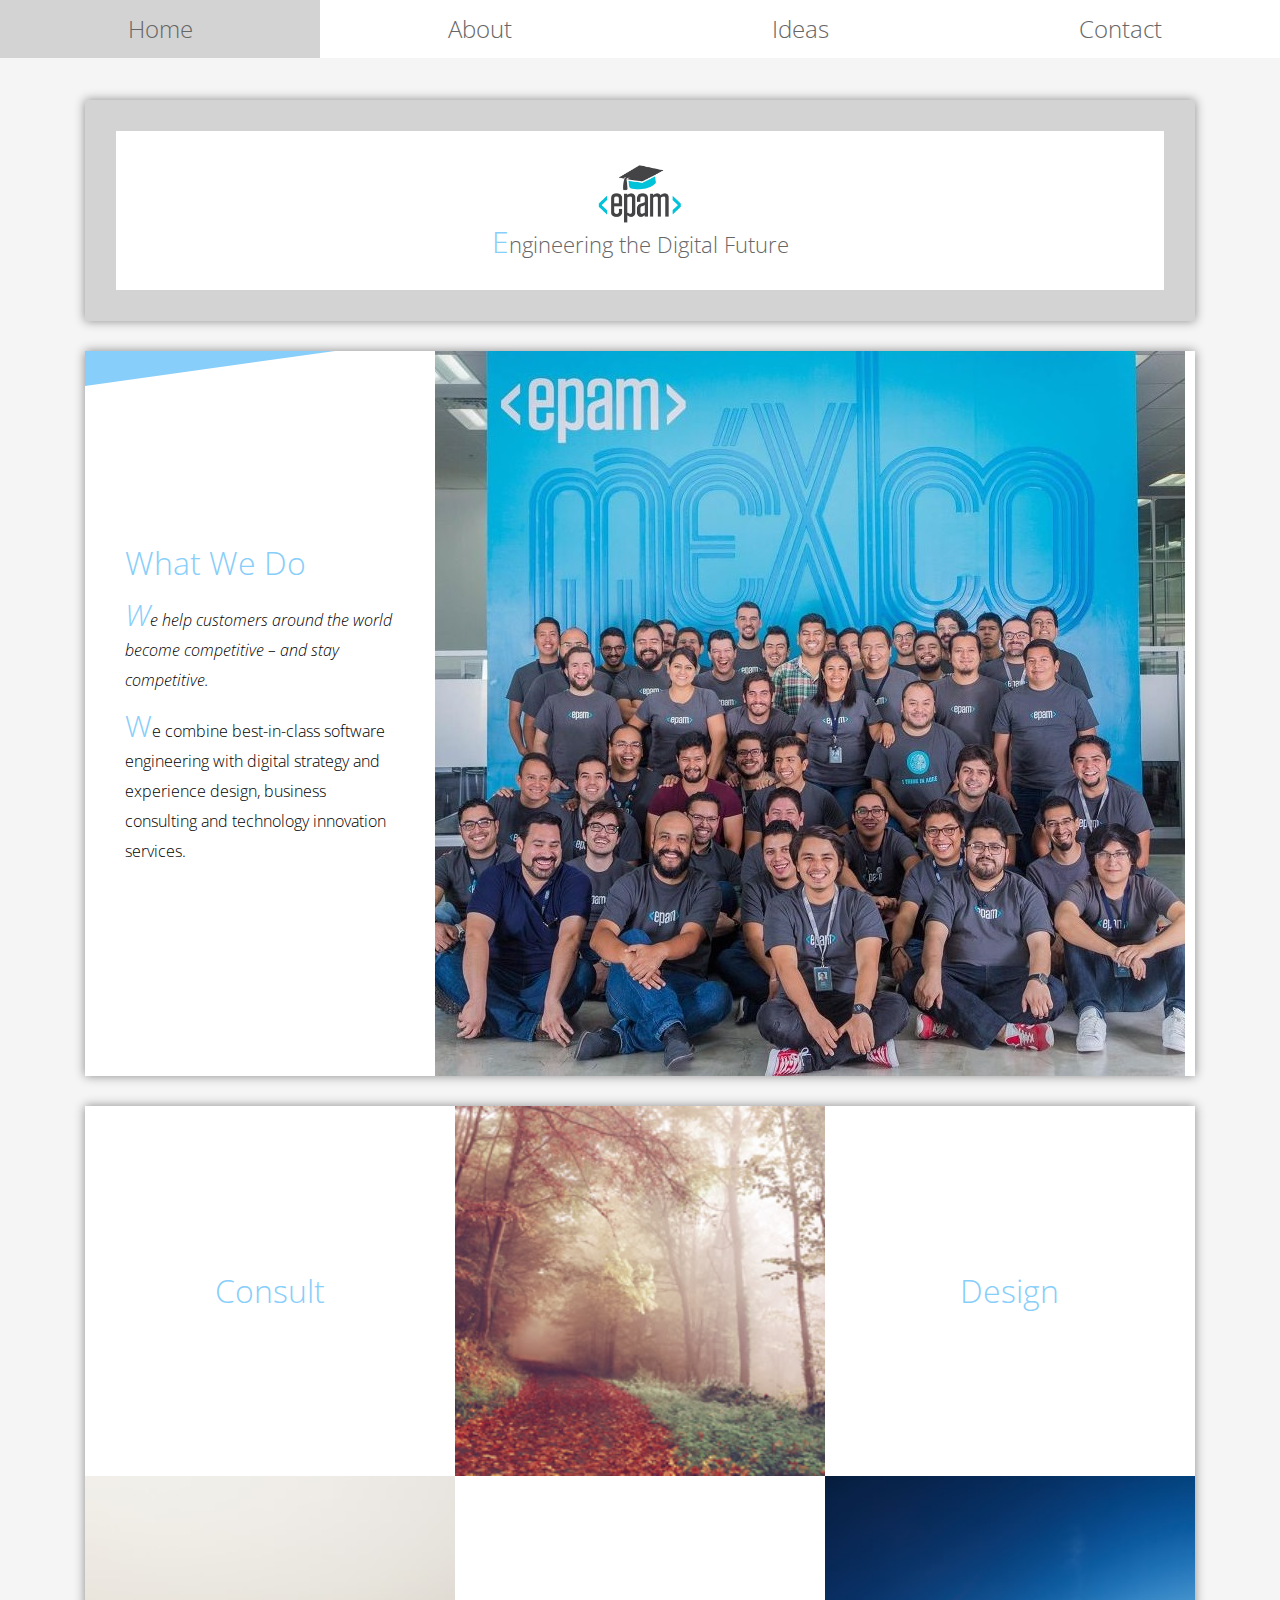
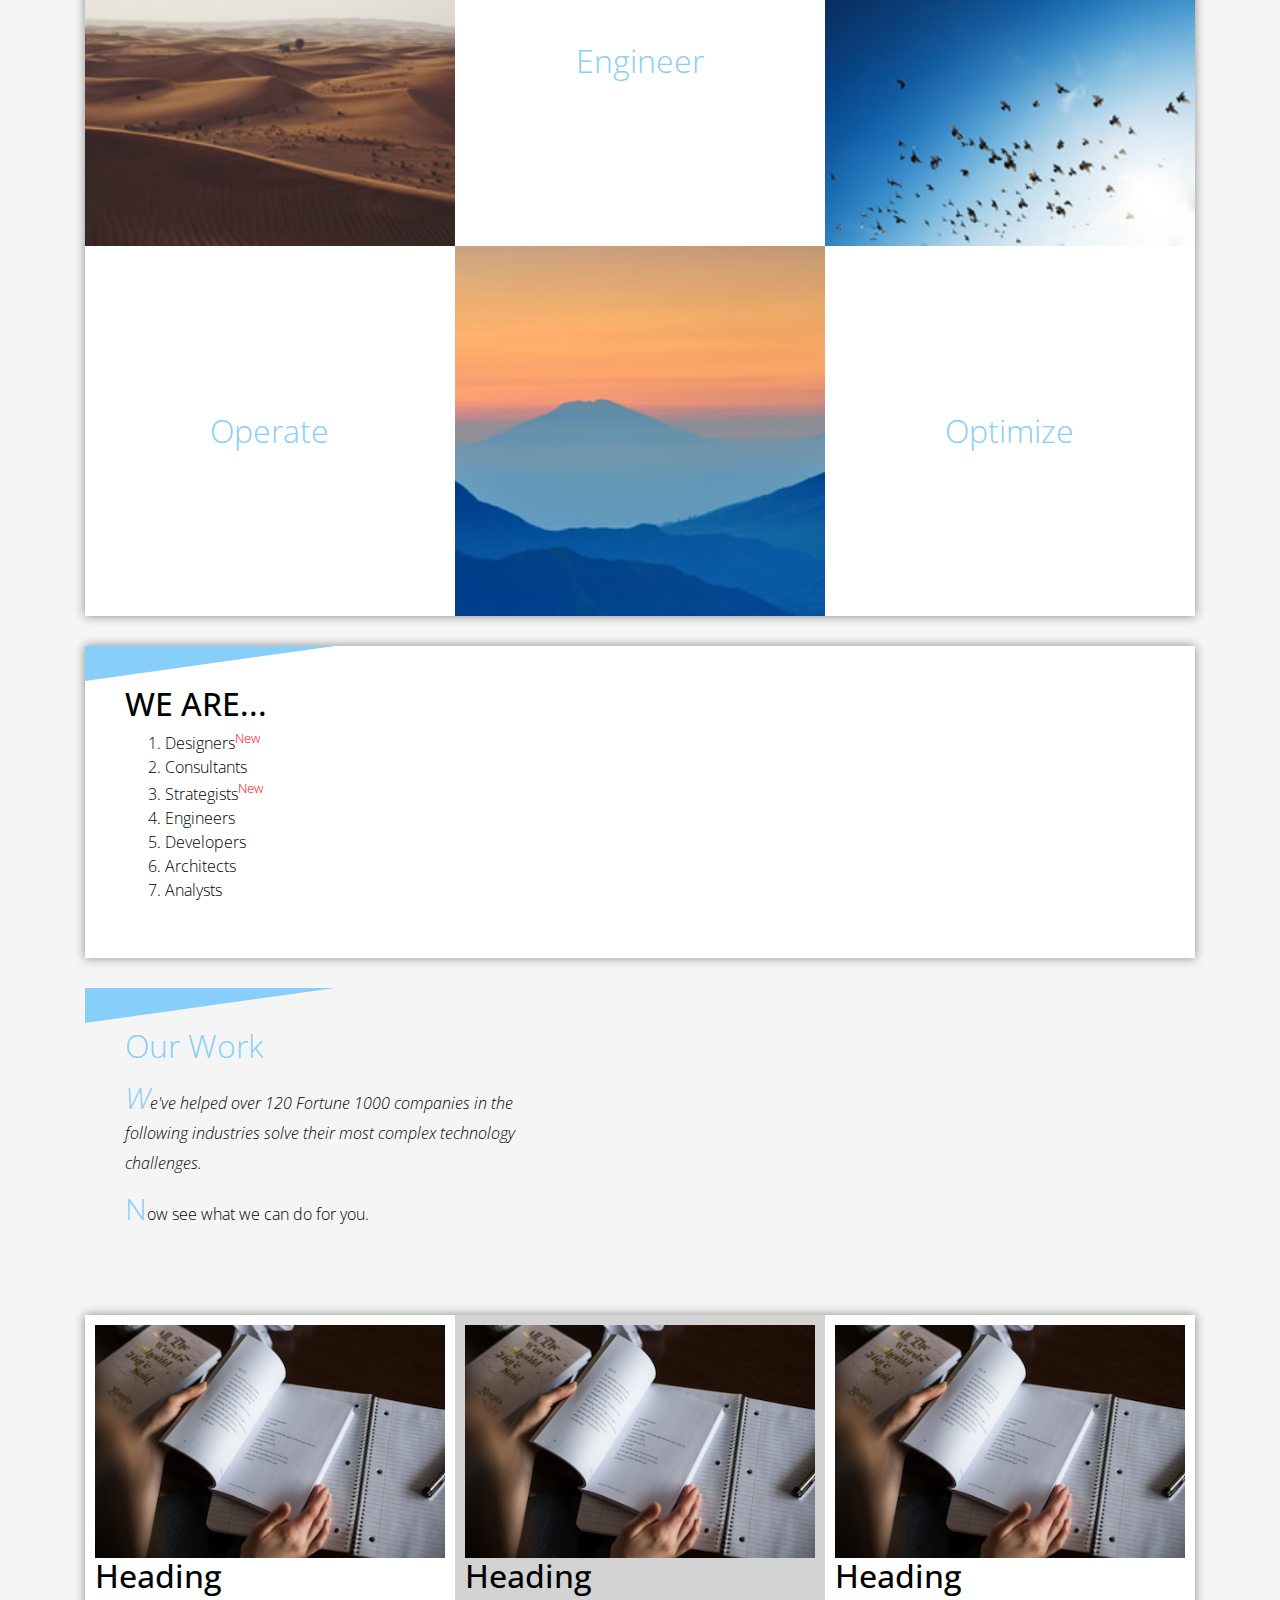
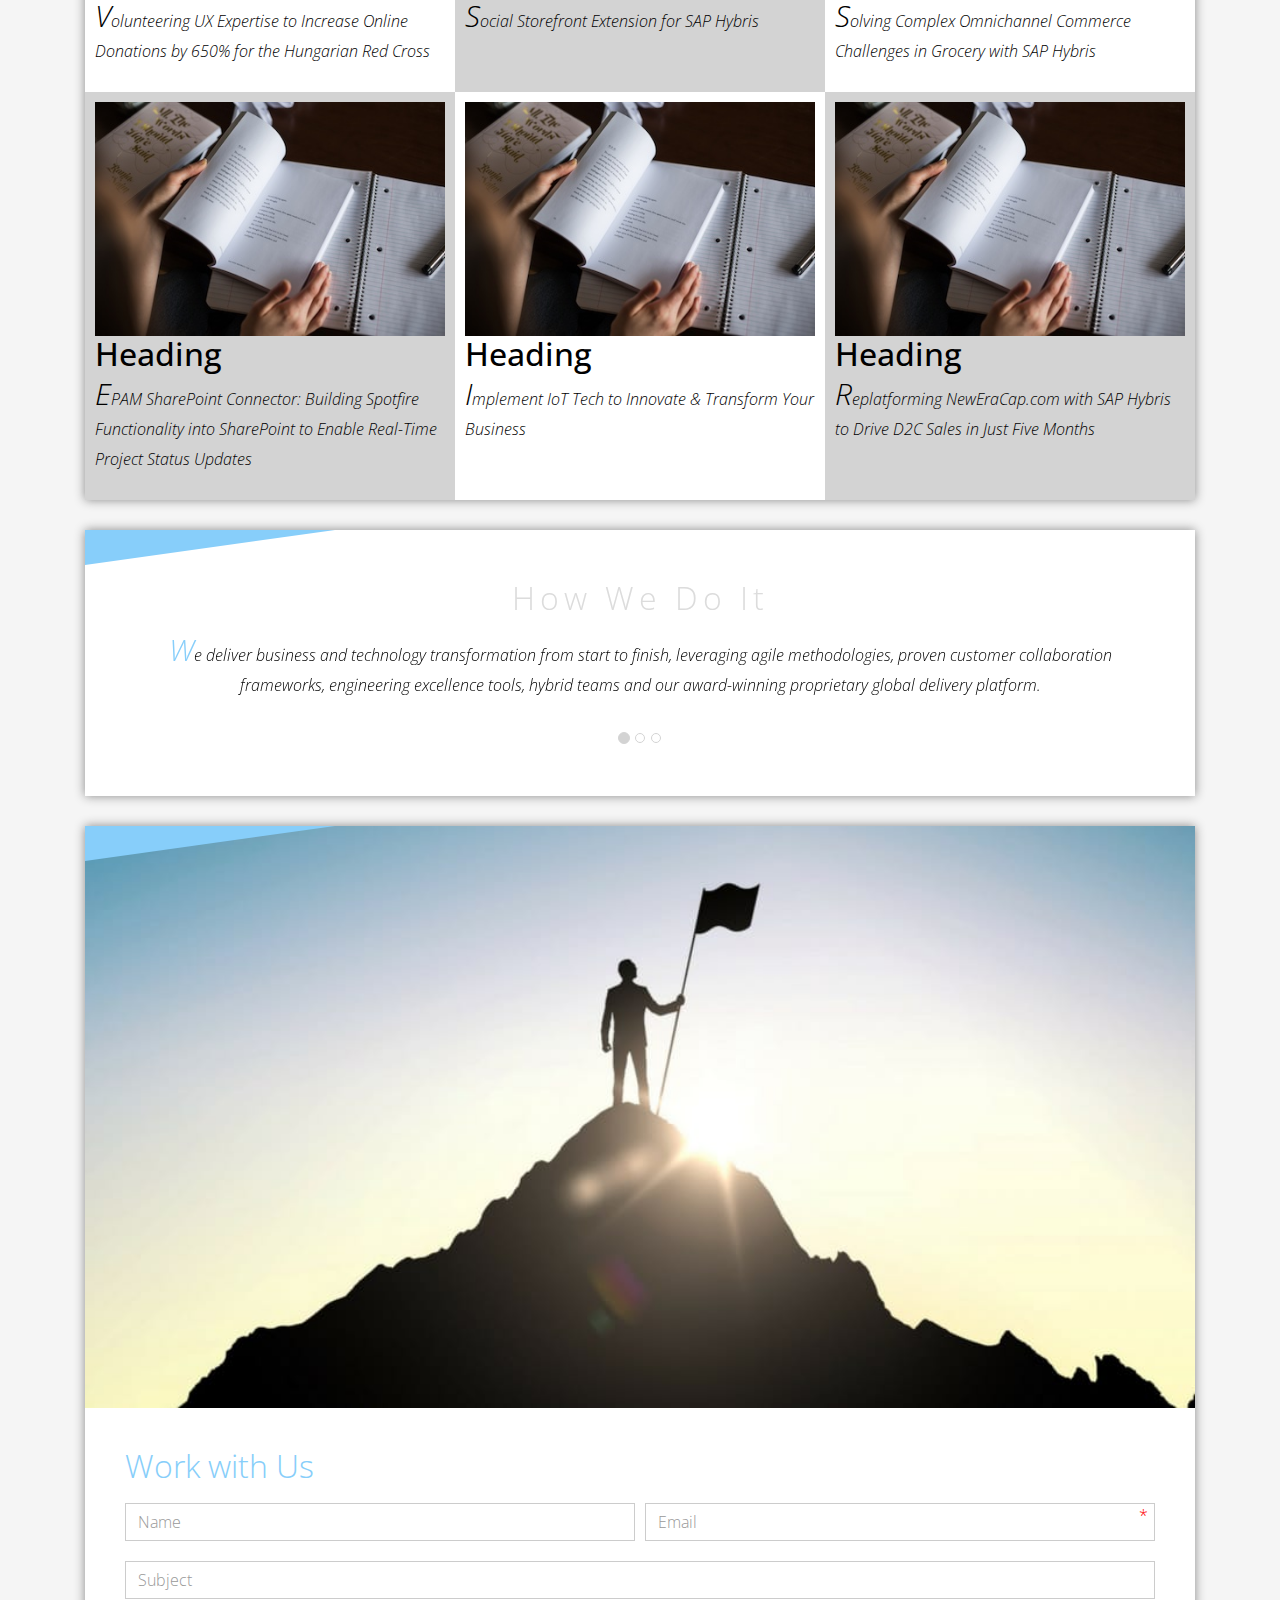
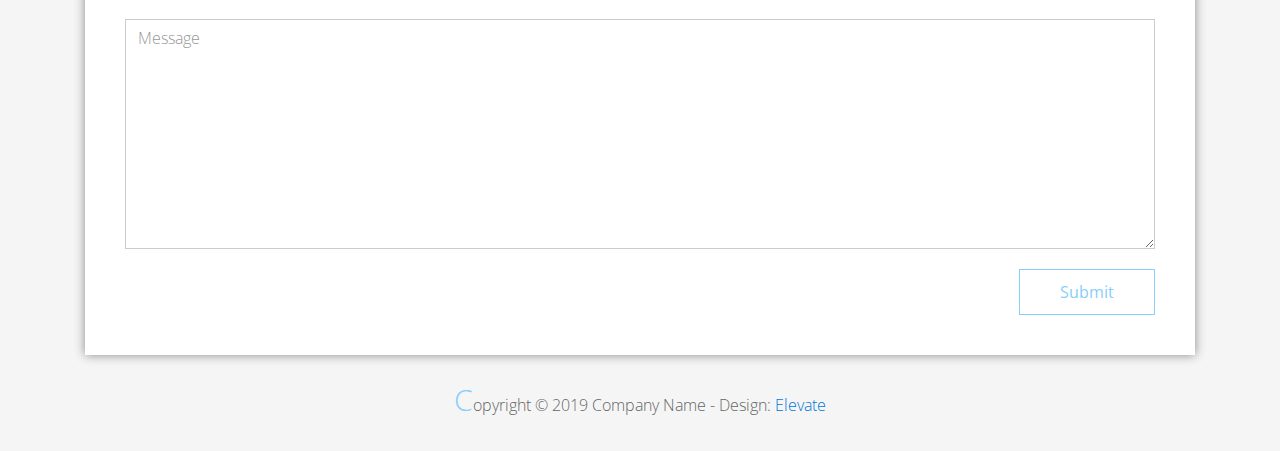
<file: CSS Basics/homework/index.html>
<!DOCTYPE html>
<html lang="en">
<head>
  <meta charset="utf-8">
  <meta http-equiv="X-UA-Compatible" content="IE=edge">
  <meta name="viewport" content="width=device-width, initial-scale=1">

  <title>CSS Basics HW</title>



  <!-- load stylesheets -->
  <link rel="stylesheet" href="http://fonts.googleapis.com/css?family=Open+Sans:300,400">
  <!-- Google web font "Open Sans" -->
  <link rel="stylesheet" href="css/bootstrap.min.css">
  <!-- Bootstrap style -->
  <link rel="stylesheet" href="css/general.css">
  <link rel="stylesheet" href="css/style.css">
  <!-- Templatemo style -->
</head>

<body>
<div class="container">

  <div class="tm-sidebar">
    <nav class="tm-main-nav">
      <ul>
        <li class="tm-nav-item"><a href="#home" class="tm-nav-item-link">Home</a></li>
        <li class="tm-nav-item"><a href="#about" class="tm-nav-item-link">About</a></li>
        <li class="tm-nav-item"><a href="#ideas" class="tm-nav-item-link">Ideas</a></li>
        <li class="tm-nav-item"><a href="#contact" class="tm-nav-item-link">Contact</a></li>
      </ul>
    </nav>
  </div>

  <div class="tm-main-content">

    <div id="home" class="tm-content-box tm-content-header margin-b-10">
      <div class="tm-banner">
        <div class="tm-banner-inner">
          <img src="img/epam_logo.png" width="100" alt="">
          <p class="tm-banner-text">Engineering the Digital Future</p>
        </div>
      </div>
    </div>

    <section>
      <div class="tm-content-box flex-2-col">

        <div class="padding-medium flex-item tm-team-description-container flex-item">
          <h2 class="tm-section-title">What We Do</h2>
          <p class="tm-section-description">We help customers around the world become competitive – and stay competitive.</p>
          <p class="tm-section-description"> We combine best-in-class software engineering with digital strategy and experience design, business consulting and technology innovation services.</p>
        </div>
        <div class="flex-item">
          <img src="img/epam-mexico.jpg" alt="epam-mexico">
        </div>

      </div>

      <div id="about" class="tm-content-box">

        <ul class="boxes gallery-container">
          <li class="box box-bg">
            <h2 class="tm-section-title tm-section-title-box tm-box-bg-title">Consult</h2>
          </li>
          <li class="box">
            <a href="img/idea-large-01.jpg">
              <img src="img/idea-01.jpg" alt="Image" class="img-fluid thumbnail box-img">
            </a>
          </li>
          <li class="box box-bg">
            <h2 class="tm-section-title tm-section-title-box tm-box-bg-title">Design</h2>
          </li>
          <li class="box">
            <a href="img/idea-large-02.jpg">
              <img src="img/idea-02.jpg" alt="Image" class="img-fluid thumbnail box-img">
            </a>
          </li>
          <li class="box box-bg">
            <h2 class="tm-section-title tm-section-title-box tm-box-bg-title">Engineer</h2>
          </li>
          <li class="box">
            <a href="img/idea-large-03.jpg">
              <img src="img/idea-03.jpg" alt="Image" class="img-fluid thumbnail box-img">
            </a>
          </li>
          <li class="box box-bg">
            <h2 class="tm-section-title tm-section-title-box tm-box-bg-title">Operate</h2>
          </li>
          <li class="box">
            <a href="img/idea-large-04.jpg">
              <img src="img/idea-04.jpg" alt="Image" class="img-fluid thumbnail box-img">
            </a>
          </li>
          <li class="box box-bg">
            <h2 class="tm-section-title tm-section-title-box tm-box-bg-title">Optimize</h2>
          </li>
        </ul>

      </div>

    </section>

    <!-- slider -->
    <section class="heading tm-content-box">
      <div class="padding-medium">
        <h2> WE ARE...</h2>
        <ol>
          <li><a href="index.html" class="text">Designers</a></li>
          <li><a href="index.html">Consultants</a></li>
          <li><a href="#" class="text">Strategists</a></li>
          <li><a href="#">Engineers</a></li>
          <li><a href="#">Developers</a></li>
          <li><a href="#">Architects</a></li>
          <li><a href="#">Analysts</a></li>
        </ol>
      </div>
    </section>

    <section class="blocks">
      <div class="padding-medium flex-item tm-team-description-container">
        <h2 class="tm-section-title">Our Work</h2>
        <p class="tm-section-description">We've helped over 120 Fortune 1000 companies in the following industries solve their most complex technology challenges. </p>
        <p class="tm-section-description"> Now see what we can do for you.</p>
      </div>
      <div class="tm-content-box flex-2-col">
      </div>
      <div  class="tm-content-box">
        <ul class="boxes gallery-container">
          <li class="box box-work">
            <img src="img/study.jpeg" alt="Image" class="img-fluid">
            <div>
              <h2>Heading</h2>
              <p>Volunteering UX Expertise to Increase Online Donations by 650% for the Hungarian Red Cross</p>
            </div>
          </li>
          <li class="box box-work">
            <img src="img/study.jpeg" alt="Image" class="img-fluid">
            <div>
              <h2>Heading</h2>
              <p>Social Storefront Extension for SAP Hybris</p>
            </div>
          </li>
          <li class="box box-work">
            <img src="img/study.jpeg" alt="Image" class="img-fluid">
            <div>
              <h2>Heading</h2>
              <p>Solving Complex Omnichannel Commerce Challenges in Grocery with SAP Hybris</p>
            </div>
          </li>
          <li class="box box-work">
            <img src="img/study.jpeg" alt="Image" class="img-fluid">
            <div>
              <h2>Heading</h2>
              <p>EPAM SharePoint Connector: Building Spotfire Functionality into SharePoint to Enable Real-Time Project Status Updates</p>
            </div>
          </li>
          <li class="box box-work">
            <img src="img/study.jpeg" alt="Image" class="img-fluid">
            <div>
              <h2>Heading</h2>
              <p>Implement IoT Tech to Innovate &amp; Transform Your Business</p>
            </div>
          </li>
          <li class="box box-work">
            <img src="img/study.jpeg" alt="Image" class="img-fluid">
            <div>
              <h2>Heading</h2>
              <p>Replatforming NewEraCap.com with SAP Hybris to Drive D2C Sales in Just Five Months</p>
            </div>
          </li>
        </ul>

      </div>
    </section>

    <section id="ideas">
      <div id="tmCarousel" class="carousel slide tm-content-box" data-ride="carousel">

        <ol class="carousel-indicators">
          <li data-target="#tmCarousel" data-slide-to="0" class="active"></li>
          <li data-target="#tmCarousel" data-slide-to="1" class=""></li>
          <li data-target="#tmCarousel" data-slide-to="2" class=""></li>
        </ol>

        <div class="carousel-inner" role="listbox">

          <div class="carousel-item active">
            <div class="carousel-content">
              <div class="flex-item">
                <h2 class="tm-section-title">How We Do It</h2>
                <p class="tm-section-description carousel-description">We deliver business and technology transformation from start to finish, leveraging agile methodologies, proven customer collaboration frameworks, engineering excellence tools, hybrid teams and our award-winning proprietary global delivery platform.</p>
              </div>
            </div>
          </div>

          <div class="carousel-item">
            <div class="carousel-content">
              <div class="flex-item">
                <h2 class="tm-section-title">Our Clients</h2>
                <p class="tm-section-description carousel-description">Lorem ipsum dolor sit amet,
                  consectetur adipiscing elit. Quisque vel nisi pharetra nibh varius pharetra ac
                  sagittis nisi. Etiam pharetra vestibulum hendrerit. Pellentesque interdum metus
                  sed massa rutrum.</p>
              </div>
            </div>
          </div>

          <div class="carousel-item">
            <div class="carousel-content">
              <div class="flex-item">
                <h2 class="tm-section-title">Our Projects</h2>
                <p class="tm-section-description carousel-description">Donec ex libero, fringilla
                  vitae purus sit amet, rhoncus pharetra lorem. Pellentesque id sem id lacus
                  ultricies vehicula. Aliquam rutrum mi non. Pellentesque interdum metus sed massa
                  rutrum.</p>
              </div>
            </div>
          </div>

        </div>

      </div>
    </section>

    <section class="tm-content-box">
      <img src="img/contact-us.jpg" alt="Contact image" class="img-fluid img-contact-us">

      <div id="contact" class="padding-medium">
        <h2 class="tm-section-title">Work with Us</h2>
        <form action="#contact" method="get" class="contact-form">

          <div class="form-group col-xs-12 col-sm-12 col-md-6 col-lg-6 form-group-2-col-left">
            <input type="text" id="contact_name" name="contact_name" class="form-control"
                   placeholder="Name" required/>
          </div>
          <div class="form-group col-xs-12 col-sm-12 col-md-6 col-lg-6 form-group-2-col-right mandatory-field">
            <input type="email" id="contact_email" name="contact_email" class="form-control"
                   placeholder="Email" required/>
          </div>
          <div class="form-group">
            <input type="text" id="contact_subject" name="contact_subject" class="form-control"
                   placeholder="Subject" required/>
          </div>
          <div class="form-group">
            <textarea id="contact_message" name="contact_message" class="form-control" rows="9"
                      placeholder="Message" required></textarea>
          </div>

          <button type="submit" class="btn btn-primary submit-btn">Submit</button>

        </form>
      </div>
    </section>

    <footer class="tm-footer">
      <p class="text-xs-center">Copyright &copy; 2019 Company Name

        - Design: <a rel="nofollow" href="http://www.templatemo.com/tm-481-elevate"
                     target="_parent">Elevate</a></p>
    </footer>

  </div>

</div>

</body>
</html>
</file>
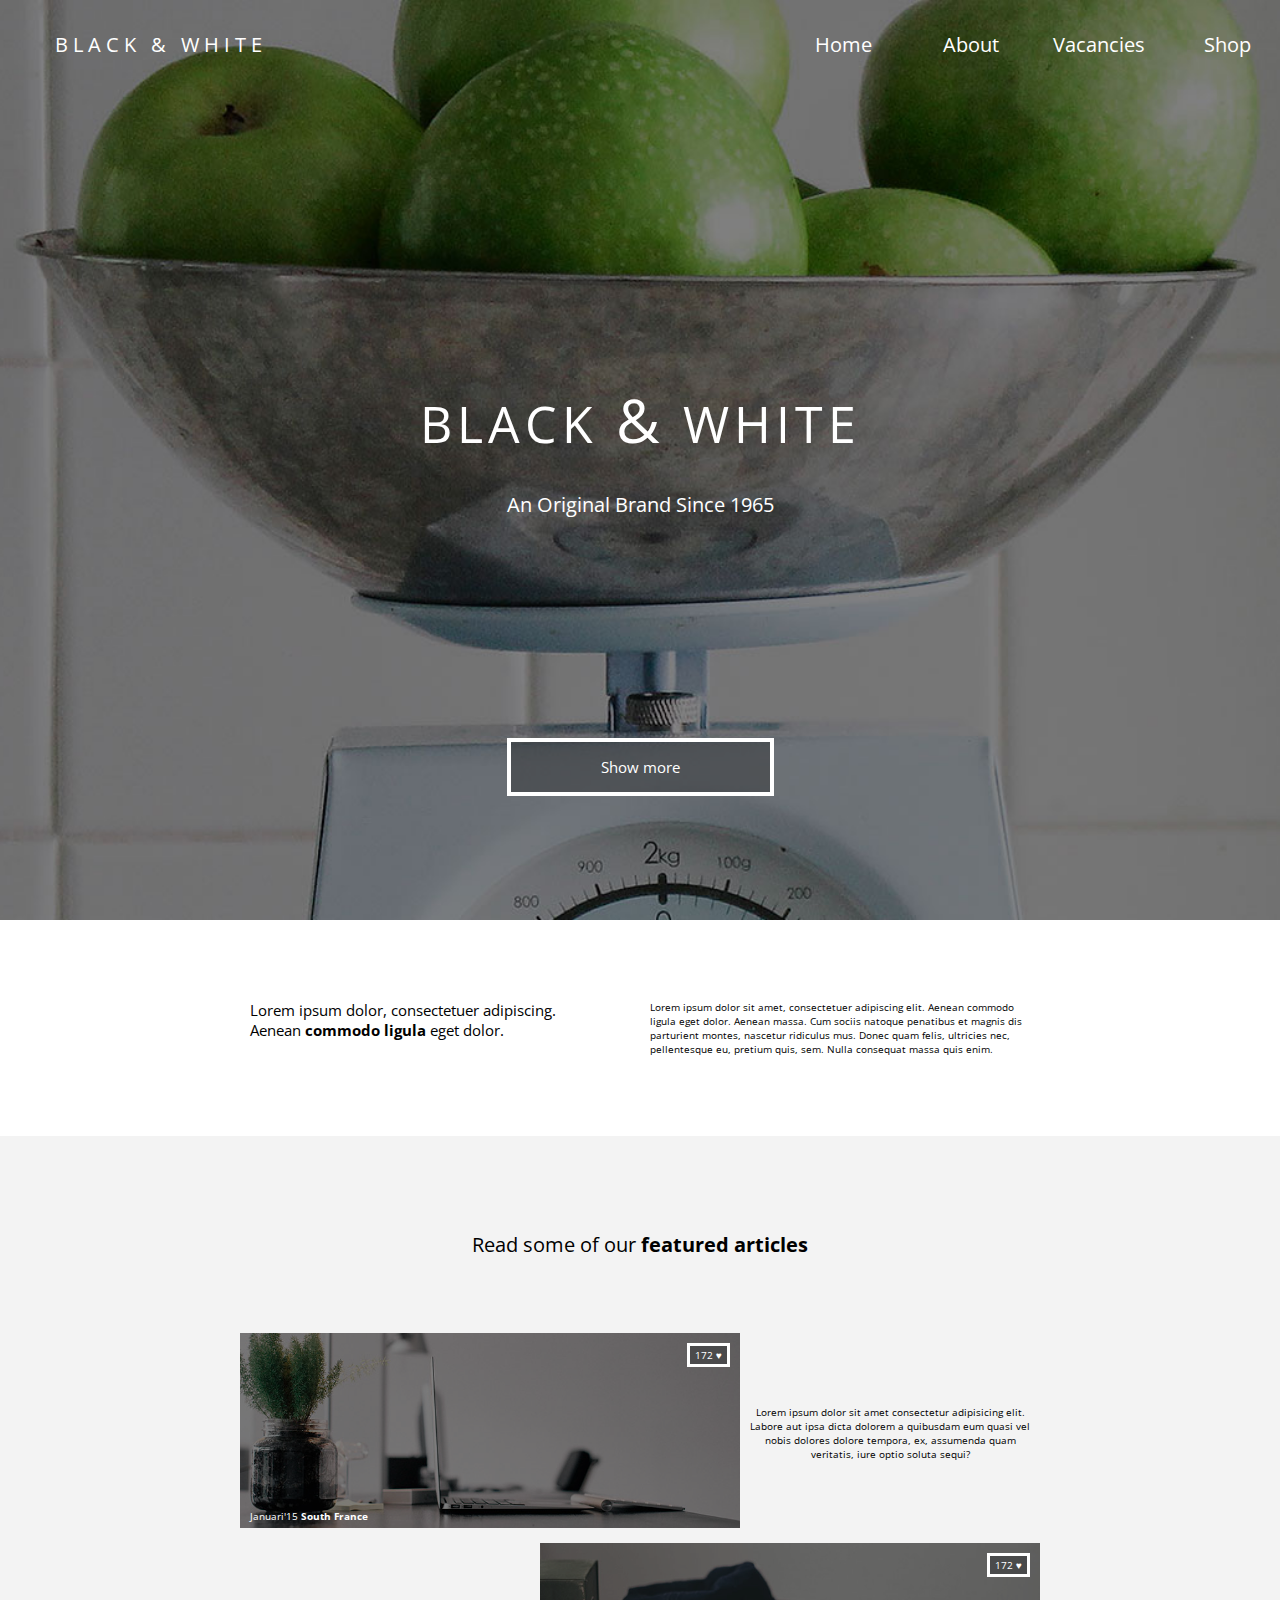
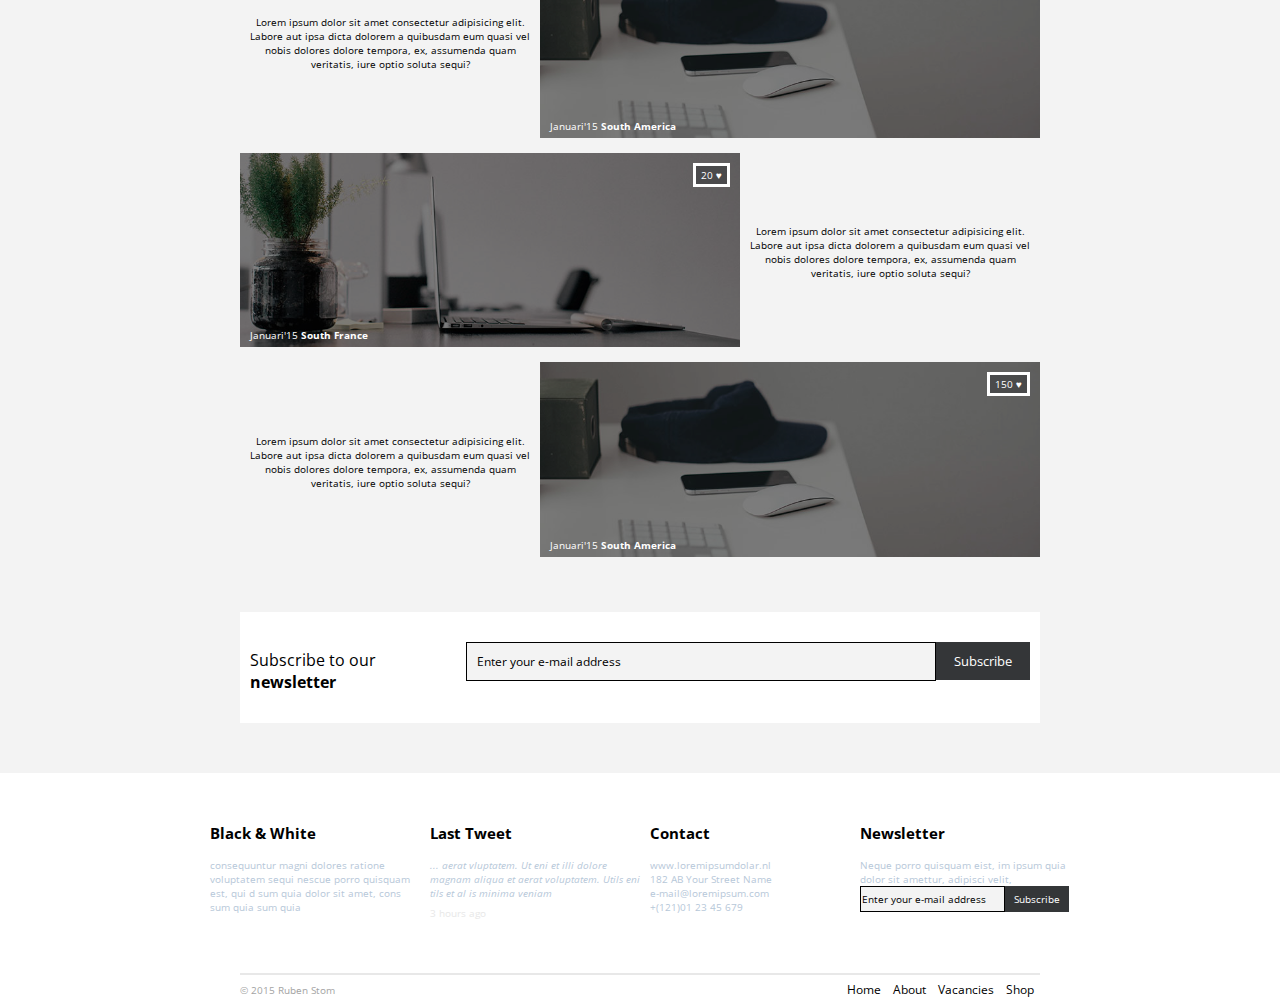
<file: CSS Layouts/homework/index.html>
<!DOCTYPE html>
<html lang="zxx">
<head>
  <meta charset="UTF-8">
  <meta name="viewport" content="width=device-width, initial-scale=1.0">
  <meta http-equiv="X-UA-Compatible" content="ie=edge">
  <link href="http://fonts.googleapis.com/css?family=Open+Sans:400,600,700" rel="stylesheet">
  <link rel="stylesheet" type="text/css" href="css/style.css">
  <title>CSS Layouts</title>
</head>
<body>
    <header class="page-header"> 
        <div class="container">
            <p class="logo">Black &amp; White</p>
            <div class="tm-sidebar">
                <nav class="tm-main-nav">
                    <ul>
                        <li class="tm-nav-item"><a href="#" class="tm-nav-item-link">Home</a></li>
                        <li class="tm-nav-item"><a href="#" class="tm-nav-item-link">About</a></li>
                        <li class="tm-nav-item"><a href="#" class="tm-nav-item-link">Vacancies</a></li>
                        <li class="tm-nav-item"><a href="#" class="tm-nav-item-link">Shop</a></li>
                    </ul>
                </nav>
            </div>
        </div>
        <div>
        </div>
        <h1 class="title">Black <span>&amp;</span> White</h1>
        <p class="subtitle">An original brand since 1965</p>
        <button class="header_button">Show more</button>
    </header>
    
    <main class="section">
        <div class="about">
            <p class="info_left">Lorem ipsum dolor, consectetuer adipiscing.<br> Aenean <b>commodo ligula</b> eget dolor.</p>
            <p class="info_right">Lorem ipsum dolor sit amet, consectetuer adipiscing elit. Aenean commodo ligula eget dolor. Aenean massa. Cum sociis natoque penatibus et magnis dis parturient montes, nascetur ridiculus mus. Donec quam felis, ultricies nec, pellentesque eu, pretium quis, sem. Nulla consequat massa quis enim.</p>
        </div>
        
        <div class="content-box">
            <h2 class="content-box-title">Read some of our <b>featured articles</b></h2>
            <div class="cards_wrap">
                <div class="article">
                    <div class="card">
                        <img src="img/sample.jpg" alt="image">
                        <span class="heart">172 &hearts;</span>
                        <span class="time_location">Januari'15
                            <b>South France</b>
                        </span>
                    </div>           
                    <p class="section_text">Lorem ipsum dolor sit amet consectetur adipisicing elit. Labore aut ipsa dicta dolorem a quibusdam eum quasi vel nobis dolores dolore tempora, ex, assumenda quam veritatis, iure optio soluta sequi?</p>
                </div>
                <div class="article">
                    <div class="card">
                        <img src="img/sample1.jpg" alt="image">
                        <span class="heart">172 &hearts;</span>
                        <span class="time_location">Januari'15
                            <b>South America</b>
                        </span>
                    </div>
                    <p class="section_text">Lorem ipsum dolor sit amet consectetur adipisicing elit. Labore aut ipsa dicta dolorem a quibusdam eum quasi vel nobis dolores dolore tempora, ex, assumenda quam veritatis, iure optio soluta sequi?</p>
                </div>
                <div class="article">
                    <div class="card">
                        <img src="img/sample.jpg" alt="image">
                        <span class="heart">20 &hearts;</span>
                        <span class="time_location">Januari'15
                            <b>South France</b>
                        </span>
                    </div>
                    <p class="section_text">Lorem ipsum dolor sit amet consectetur adipisicing elit. Labore aut ipsa dicta dolorem a quibusdam eum quasi vel nobis dolores dolore tempora, ex, assumenda quam veritatis, iure optio soluta sequi?</p>
                </div>
                <div class="article">
                    <div class="card">
                        <img src="img/sample1.jpg" alt="image">
                        <span class="heart">150 &hearts;</span>
                        <span class="time_location">Januari'15
                            <b>South America</b>
                        </span>
                    </div>
                    <p class="section_text">Lorem ipsum dolor sit amet consectetur adipisicing elit. Labore aut ipsa dicta dolorem a quibusdam eum quasi vel nobis dolores dolore tempora, ex, assumenda quam veritatis, iure optio soluta sequi?</p>
                </div>
                
                
            </div>
        
        </div>
        <div class="form_section">
            <form action="/action_page.php" class=form_sub>
                <label for="email">Subscribe to our <b>newsletter</b></label><br>
                <input type="text" id="email" name="email" value="Enter your e-mail address"><br>
                <button type="submit" class="subscribe_button">Subscribe</button>
            </form>
        </div>
        
    </main>
    
    <footer class="footer">
        <div class="four_items">
            <div class="item">
                <h3 class="footer_title">Black &amp; White</h3>
                <p class="footer_text">consequuntur magni dolores ratione voluptatem sequi nescue porro quisquam est, qui d sum quia dolor sit amet, cons sum quia sum quia</p>
            </div>
            <div class="item">
                <h3 class="footer_title">Last Tweet</h3>
                <p class="footer_text"><i>... aerat vluptatem. Ut eni et illi dolore magnam aliqua et aerat voluptatem. Utils eni tils et al is minima veniam</i></p>
                <span class="tweet_time">3 hours ago</span>
            </div>
            <div class="item">
                <h3 class="footer_title">Contact</h3>
                <p class="footer_text">www.loremipsumdolar.nl <br>182 AB Your Street Name<br> e-mail@loremipsum.com<br> +(121)01 23 45 679</p>
            </div>
            <div class="item">
                <h3 class="footer_title">Newsletter</h3>
                <p class="footer_text">Neque porro quisquam eist, im ipsum quia dolor sit amettur, adipisci velit,</p>
                <form action="/action_page.php">
                    <label for="footer_email"></label><br>
                    <input type="text" id="footer_email" name="footer_email" value="Enter your e-mail address"><br>
                    <button type="submit" class="subscribe_button footer_button ">Subscribe</button>
                </form>
            </div>
        
        </div>
        
        
        <div class="footer-footer">
            <span class="footer-copyright">
                &copy; 2015 Ruben Stom
            </span>
        
            <div class="tm-sidebar footer-sidebar">
                <nav class="footer-nav">
                    <ul>
                        <li class="tm-nav-item footer-nav-item"><a href="#" class="tm-nav-item-link footer-nav-item-link">Home</a></li>
                        <li class="tm-nav-item footer-nav-item"><a href="#" class="footer-nav-item-link">About</a></li>
                        <li class="tm-nav-item footer-nav-item"><a href="#" class="tm-nav-item-link footer-nav-item-link">Vacancies</a></li>
                        <li class="tm-nav-item footer-nav-item"><a href="#" class="tm-nav-item-link footer-nav-item-link">Shop</a></li>
                    </ul>
                </nav>
            </div>
        </div>
        
    </footer>
    
    
    
    
</body>
</html>
</file>
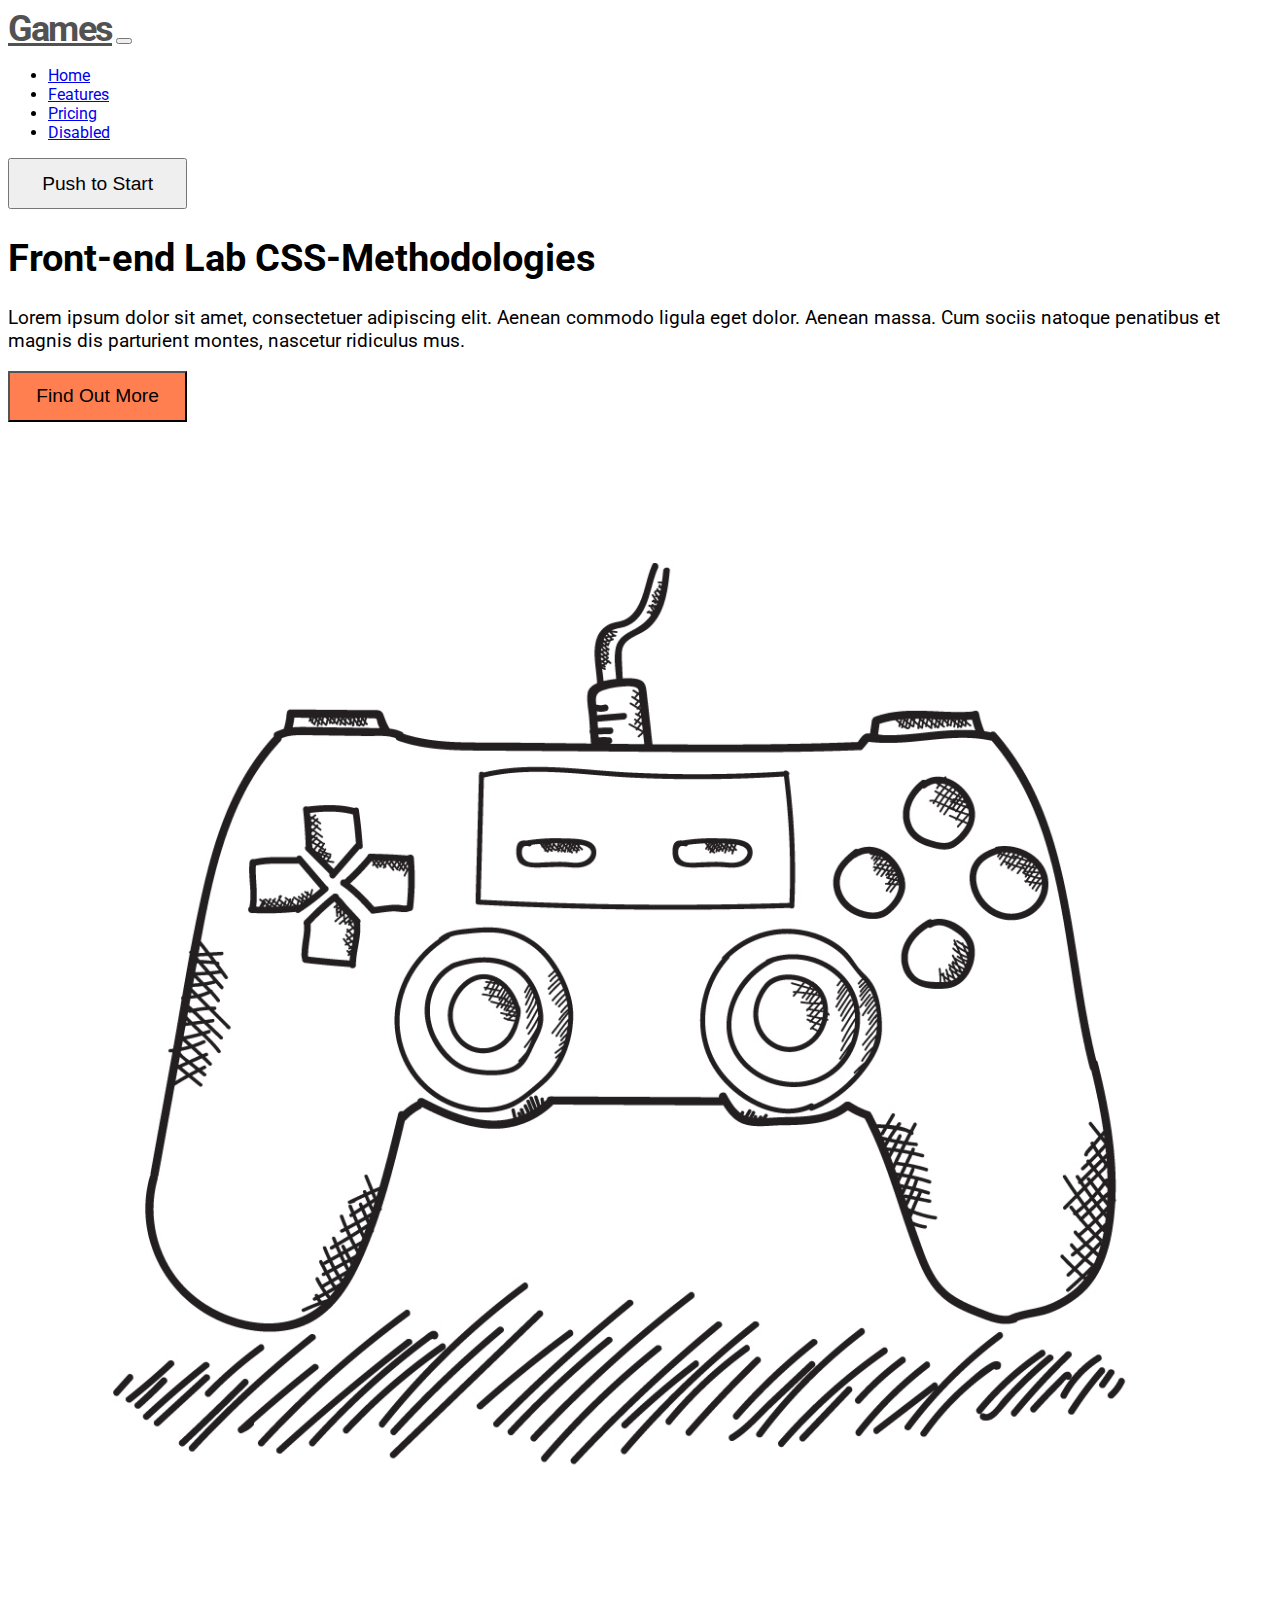
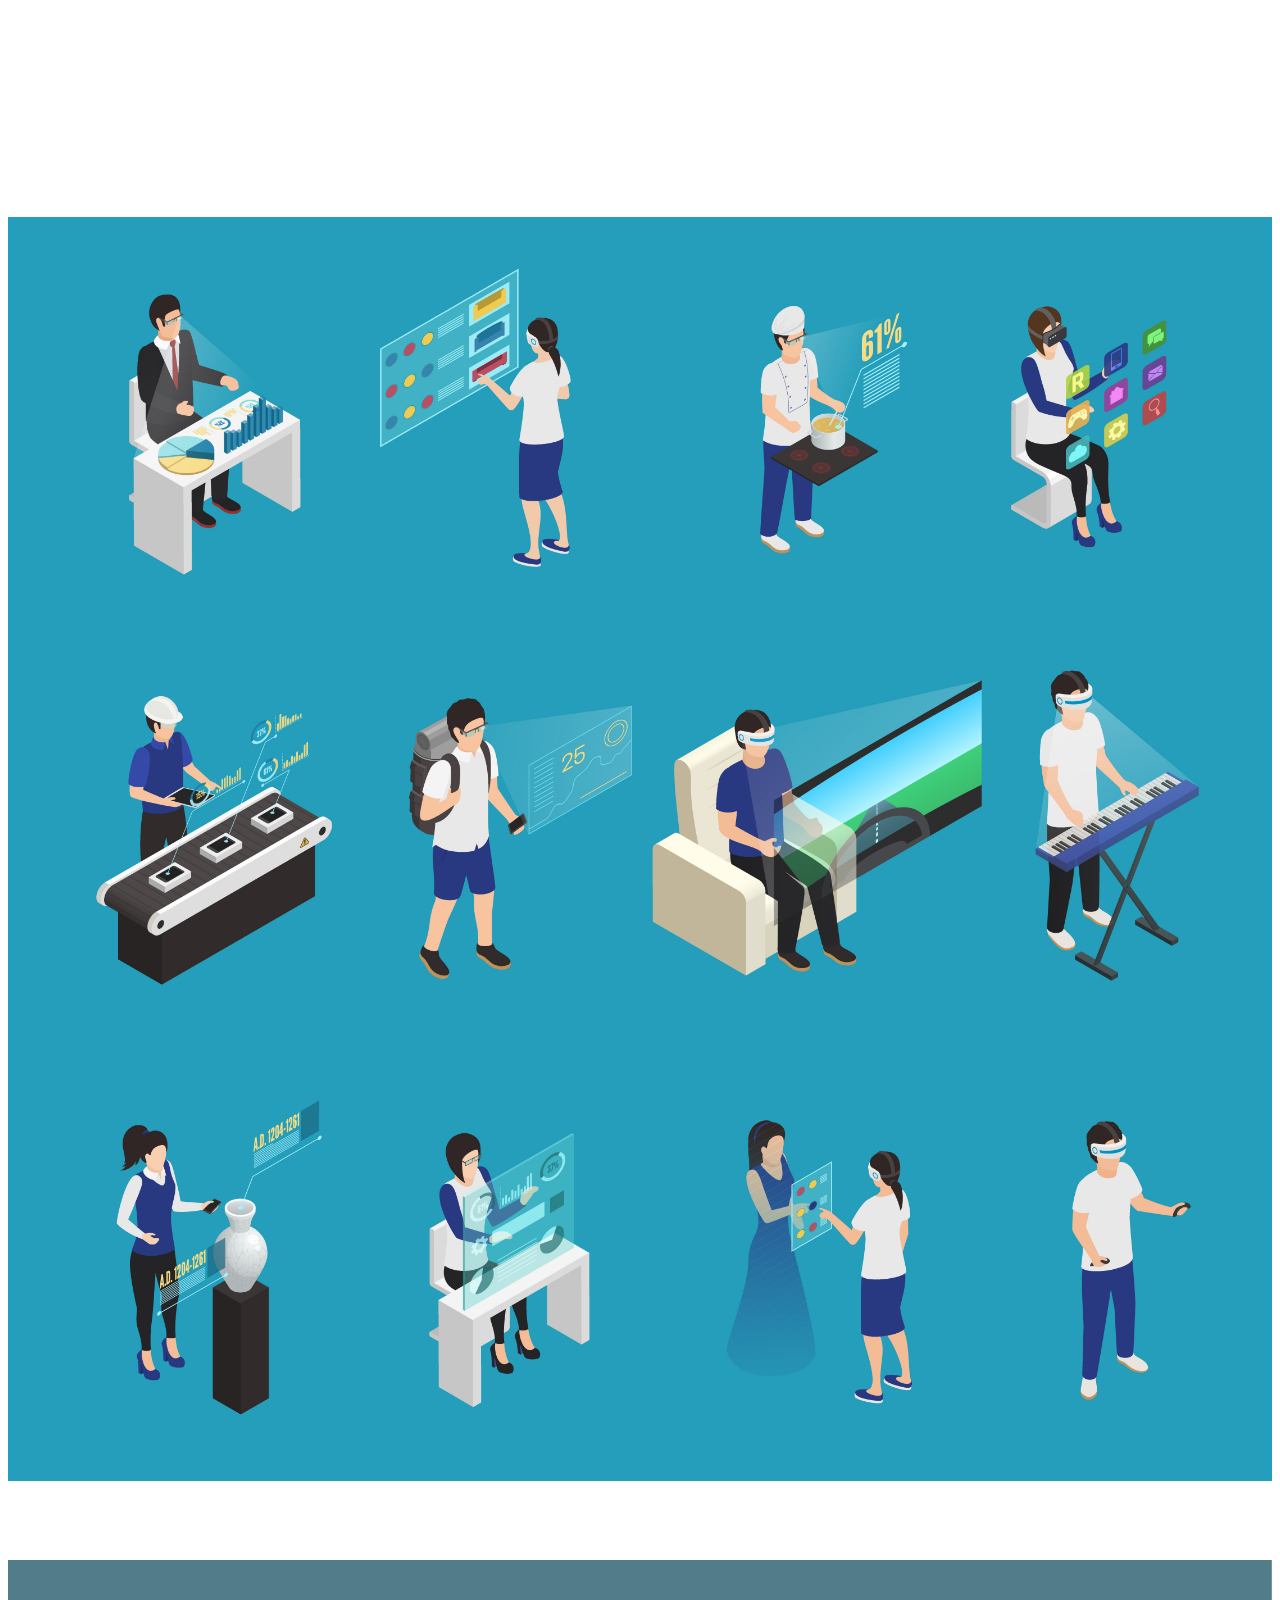
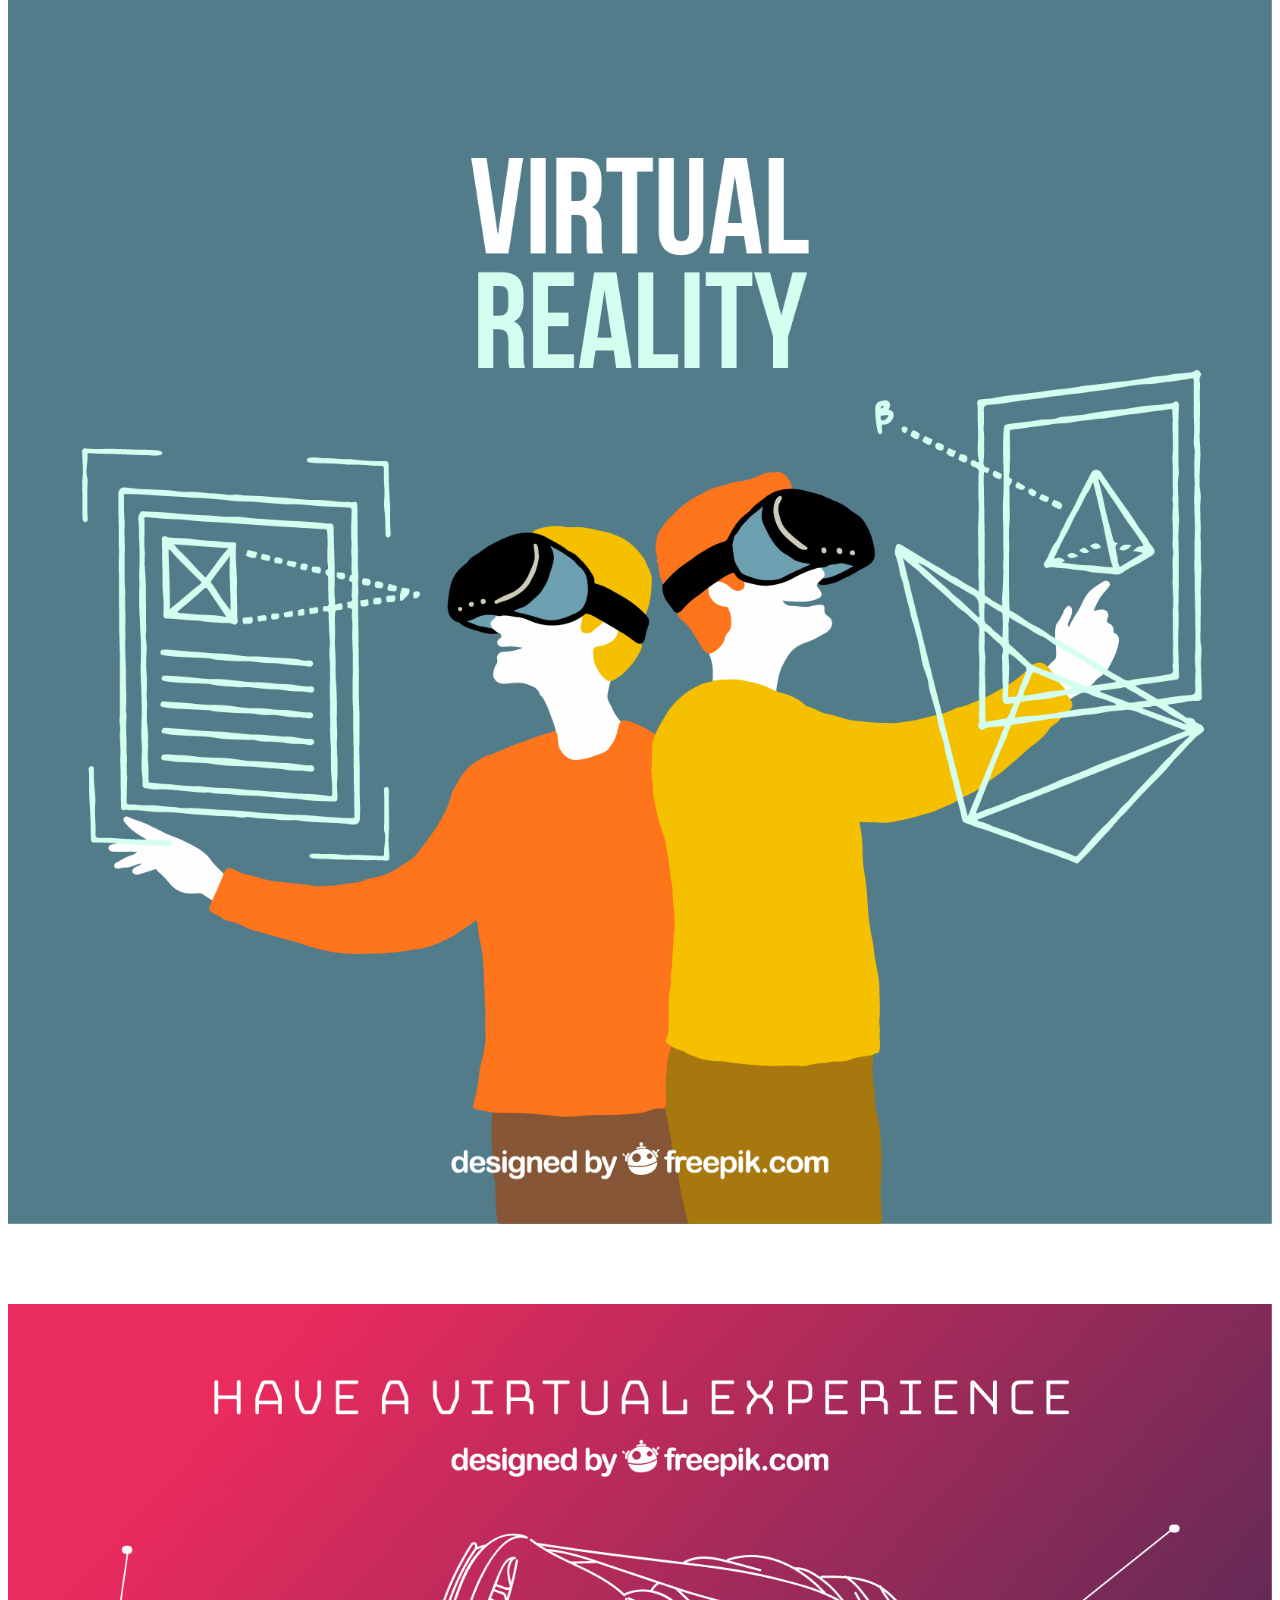
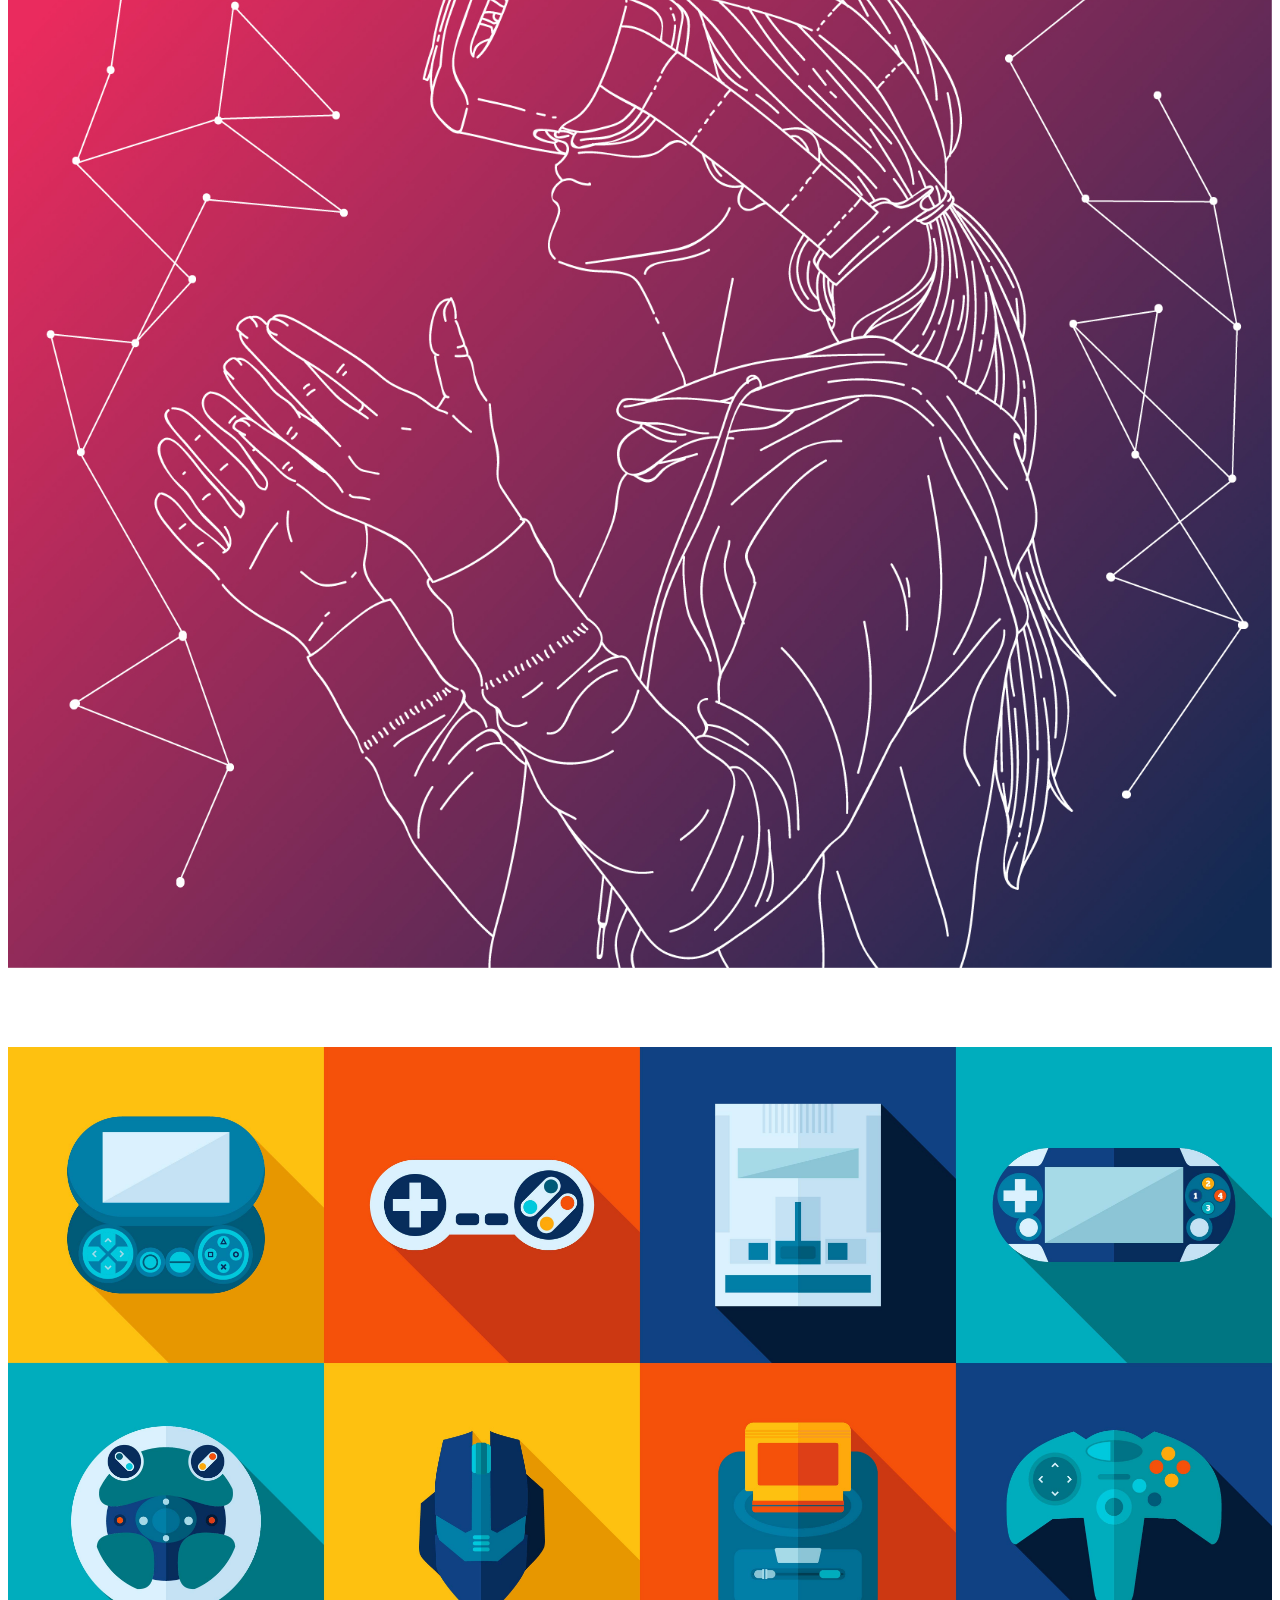
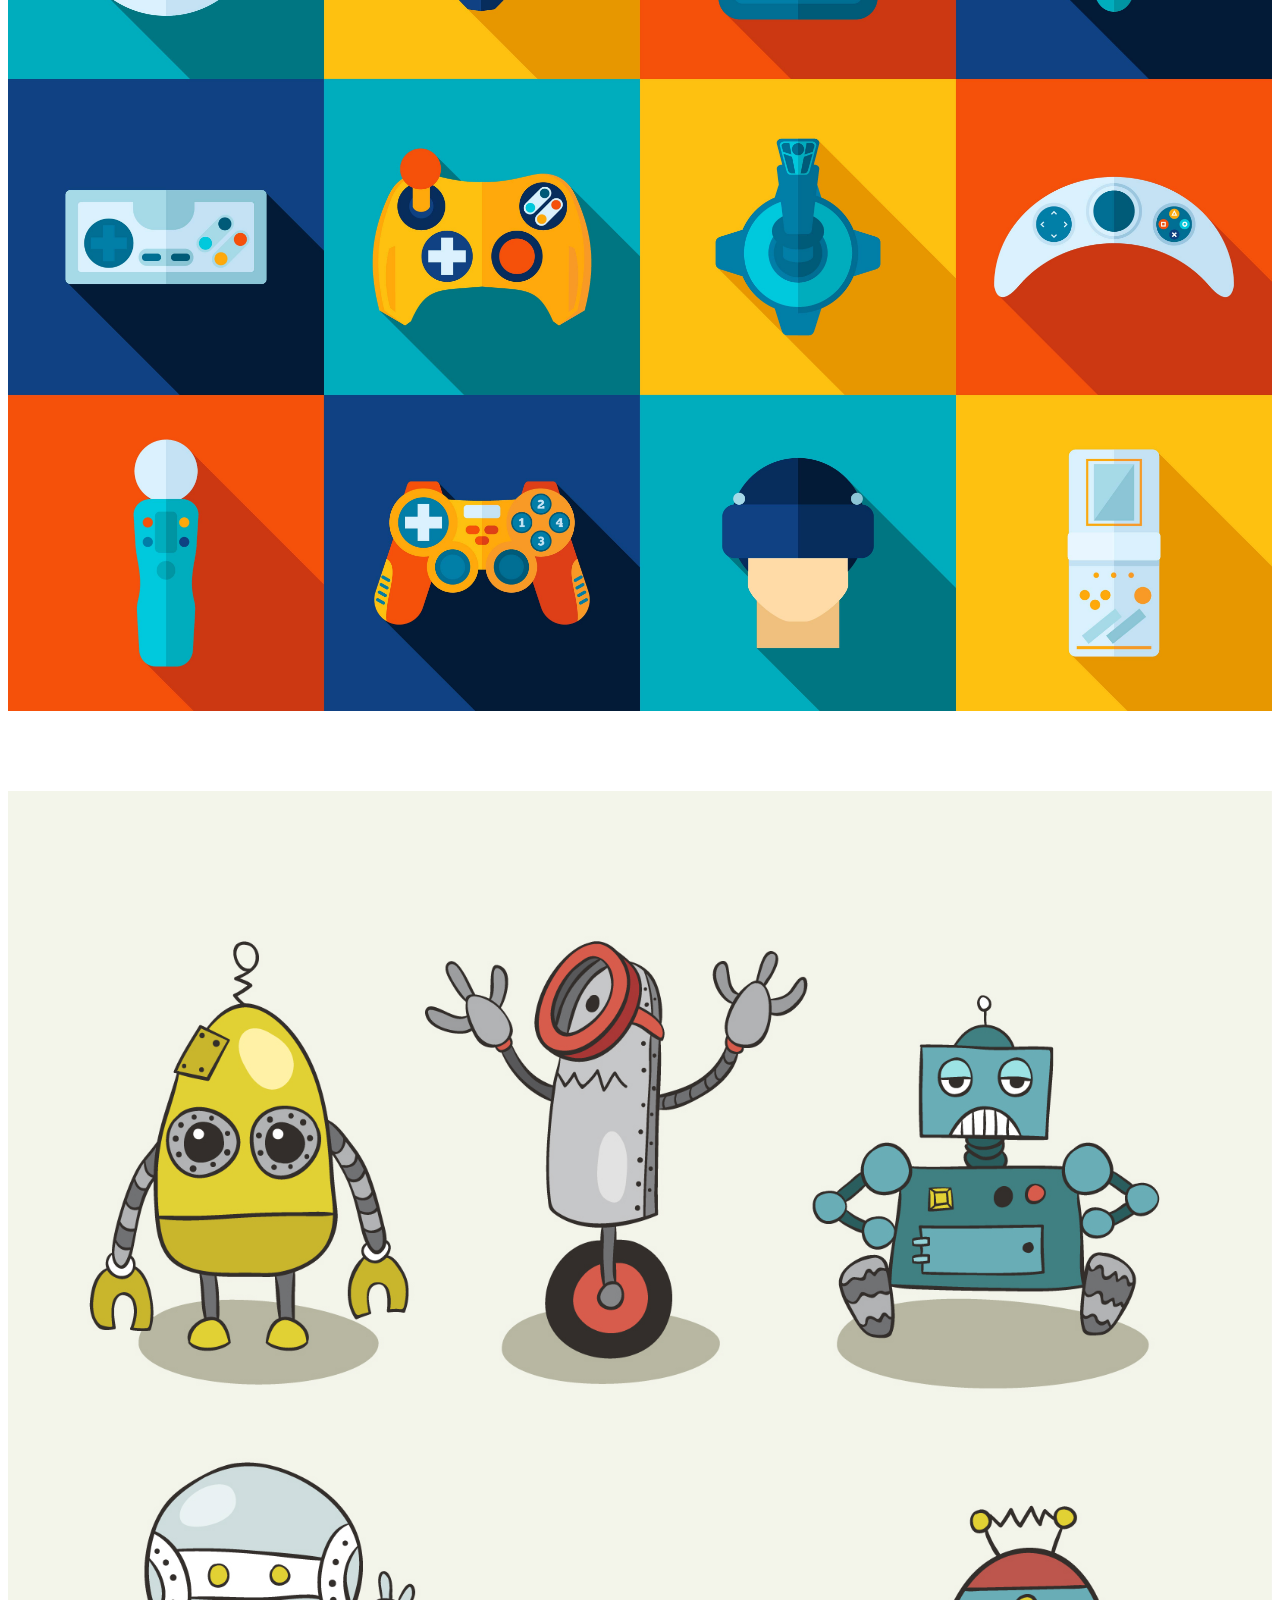
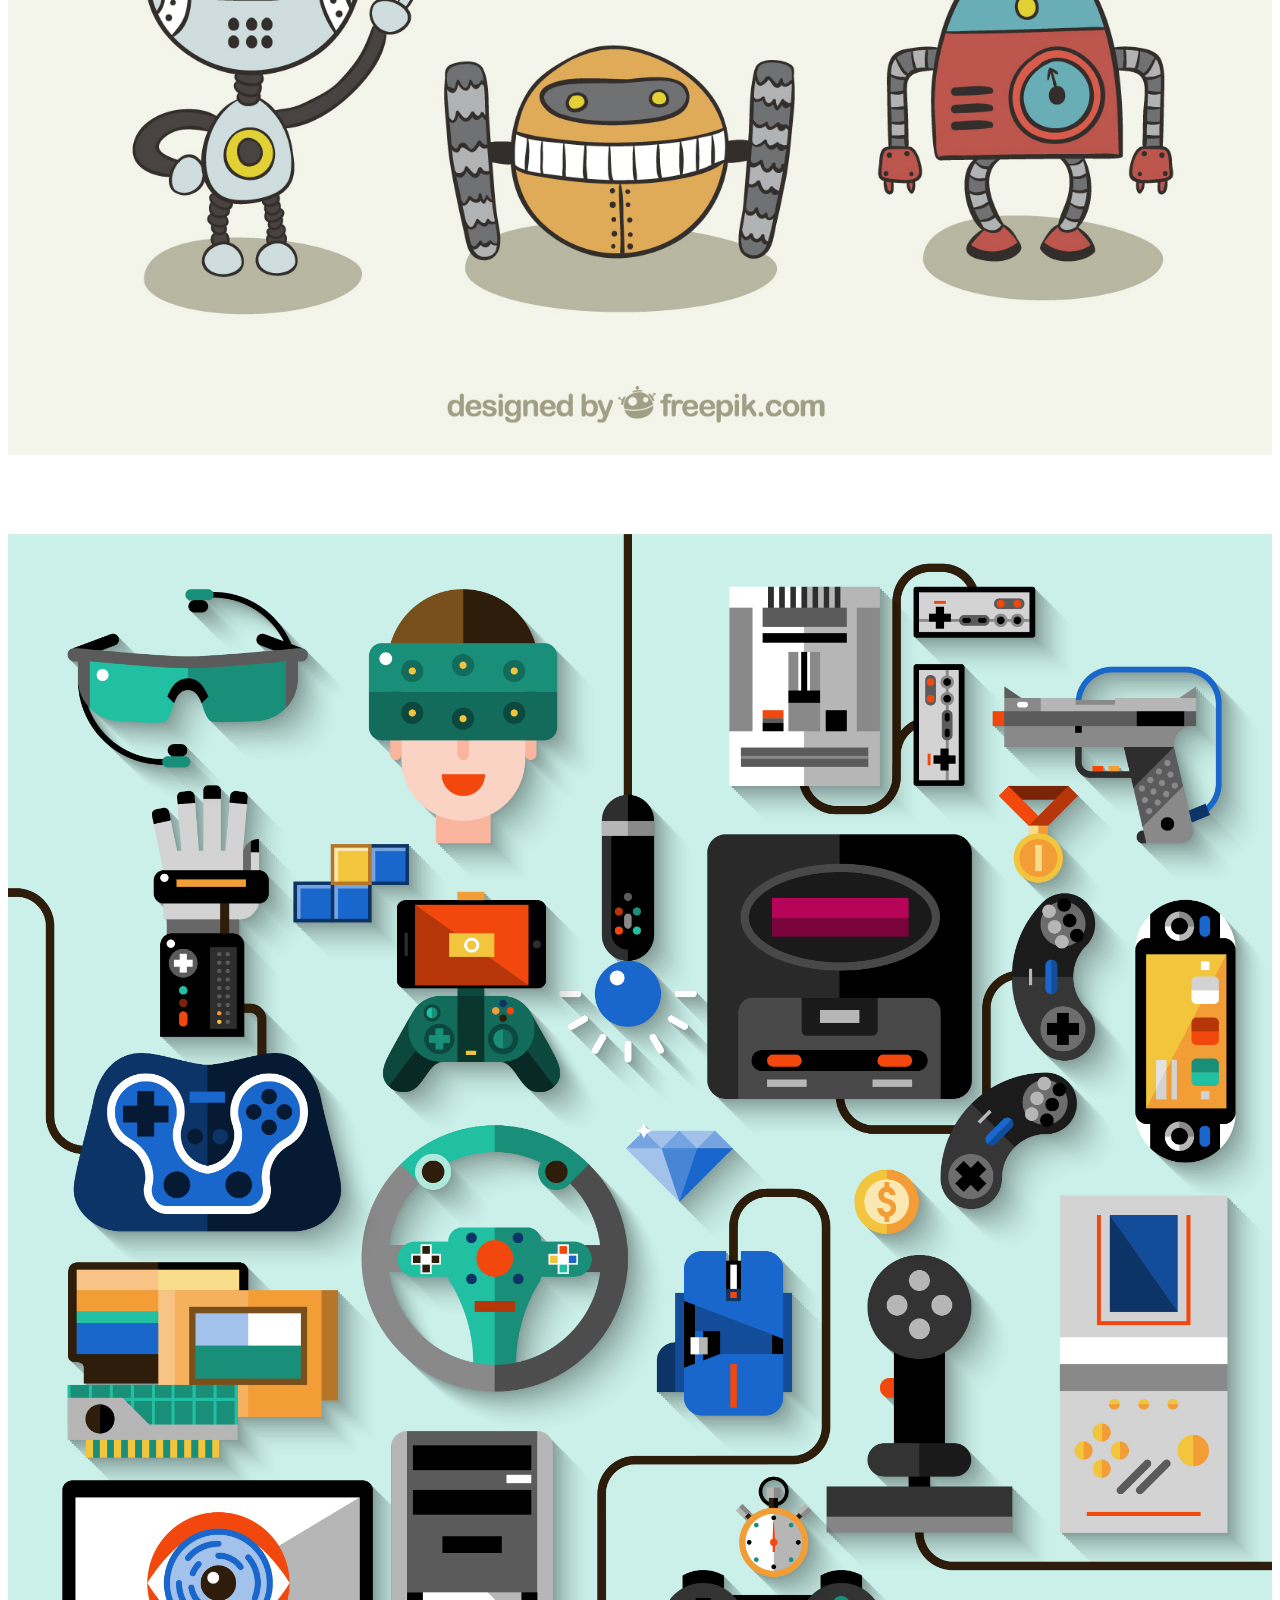
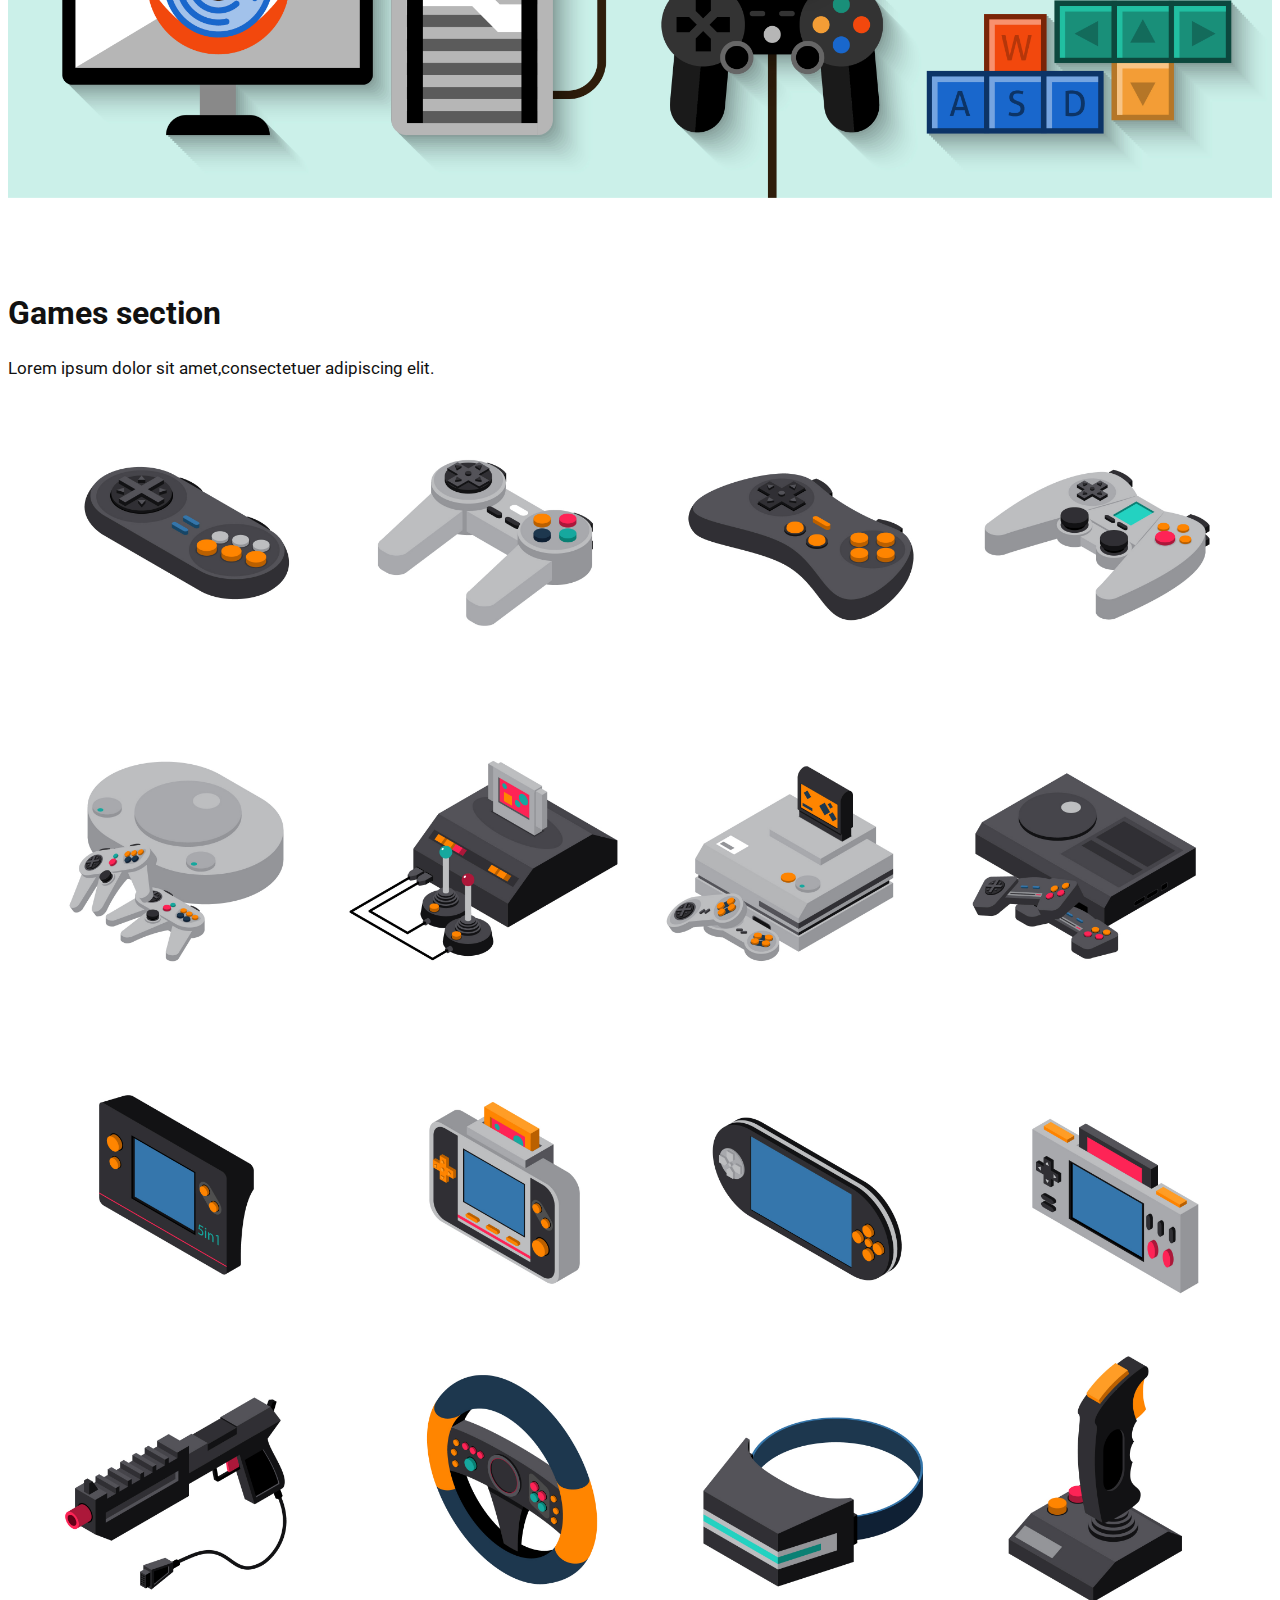
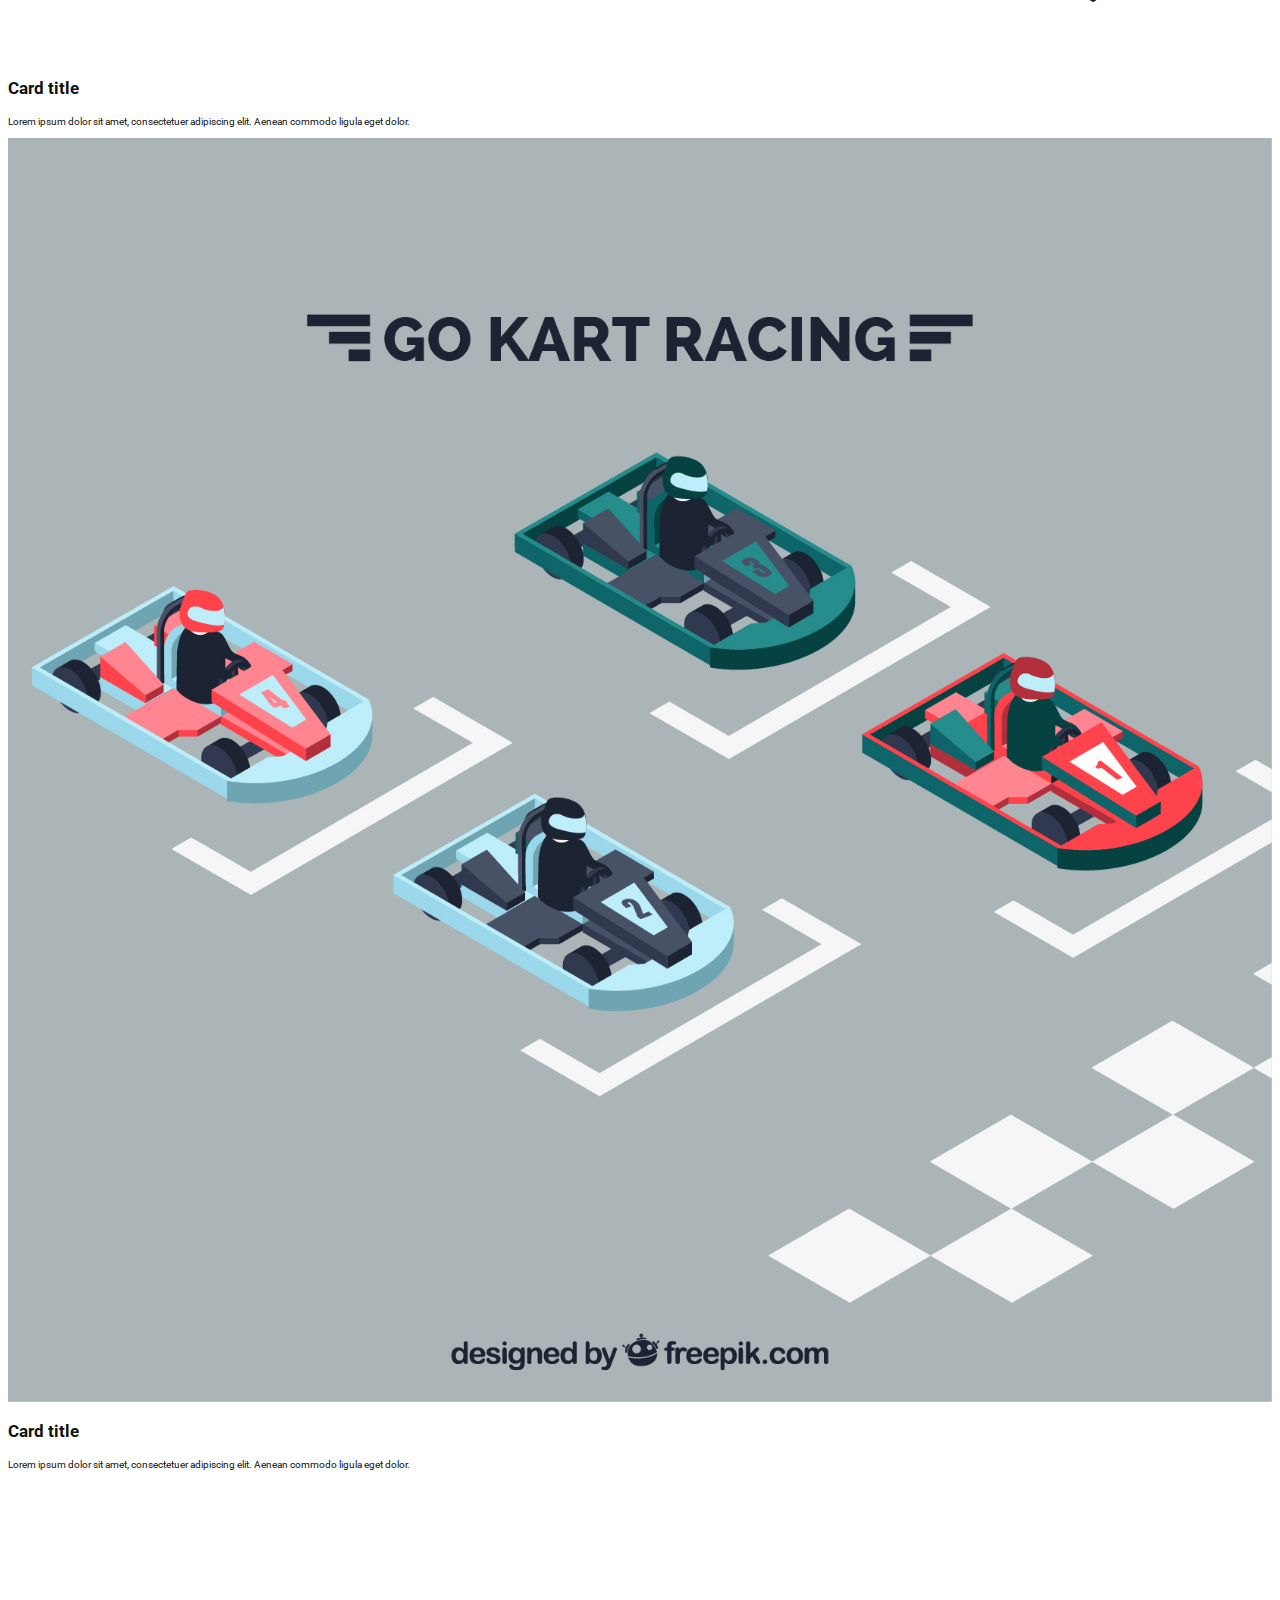
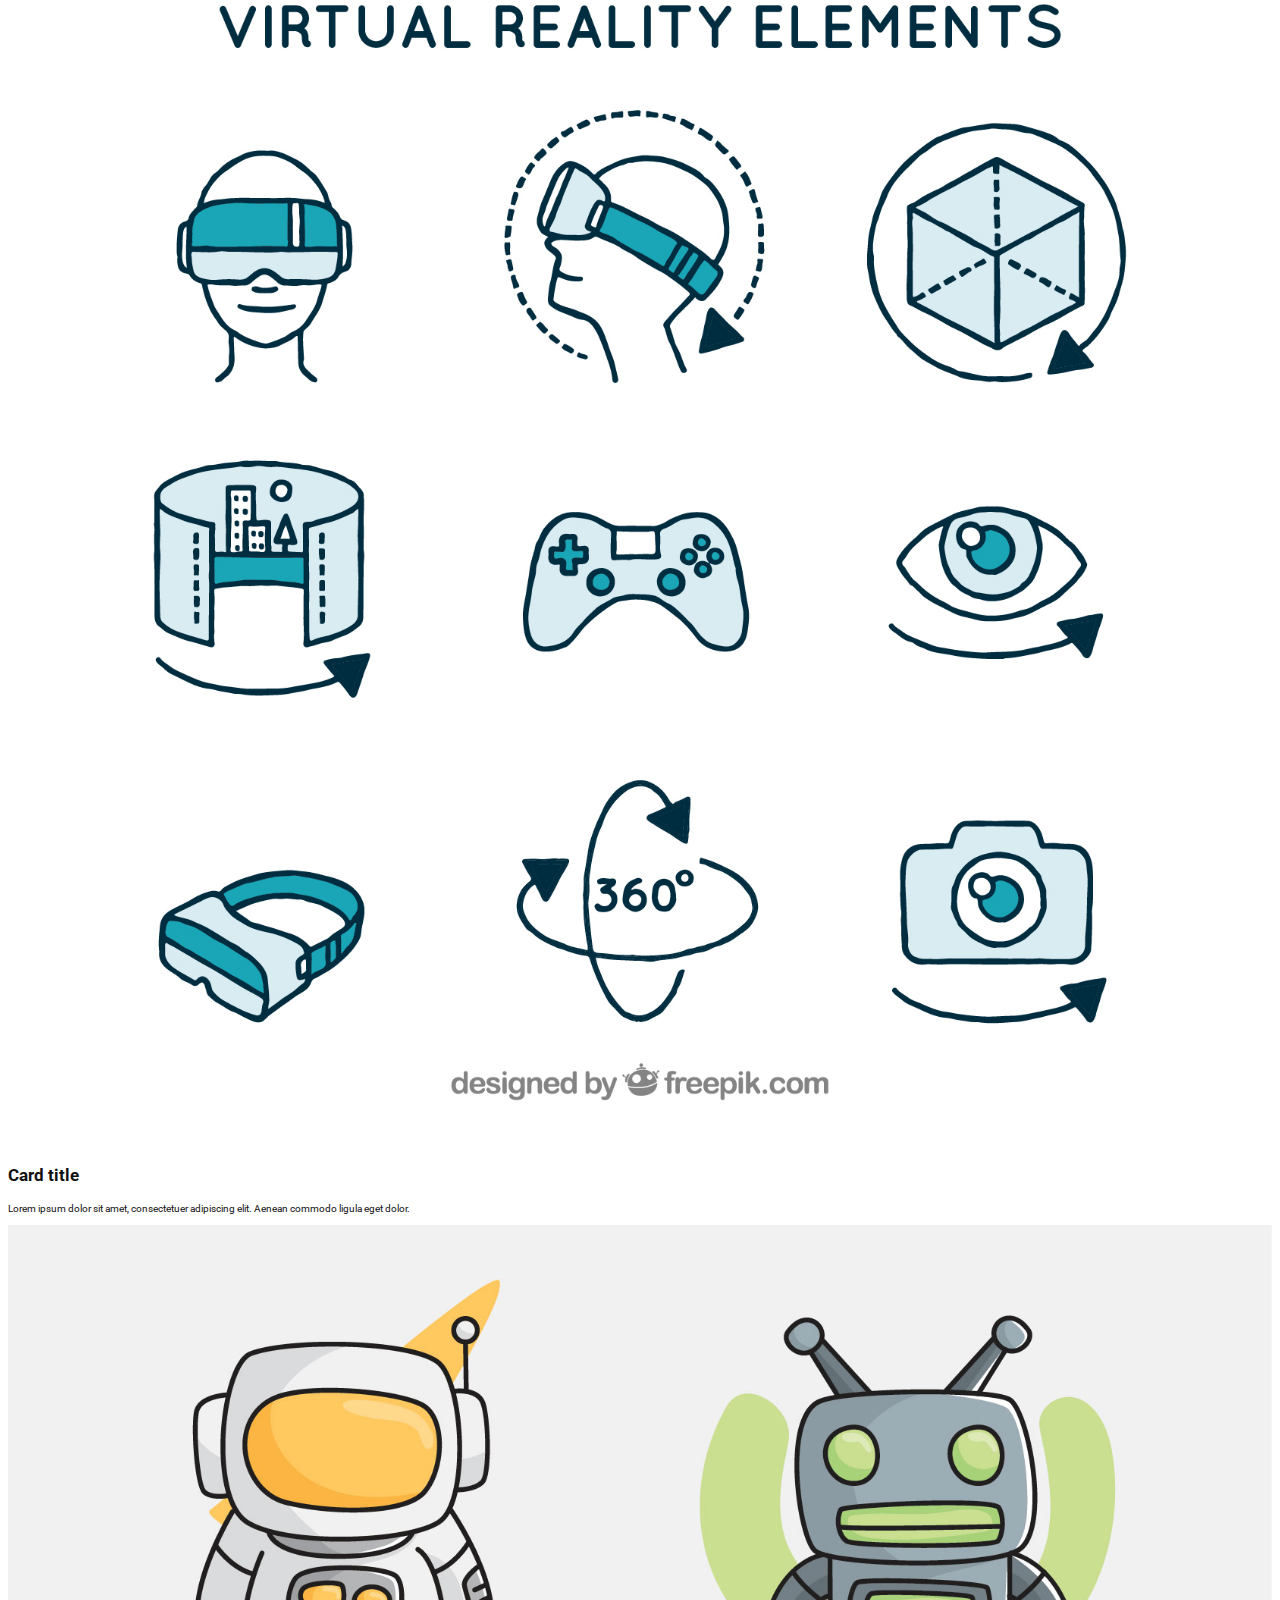
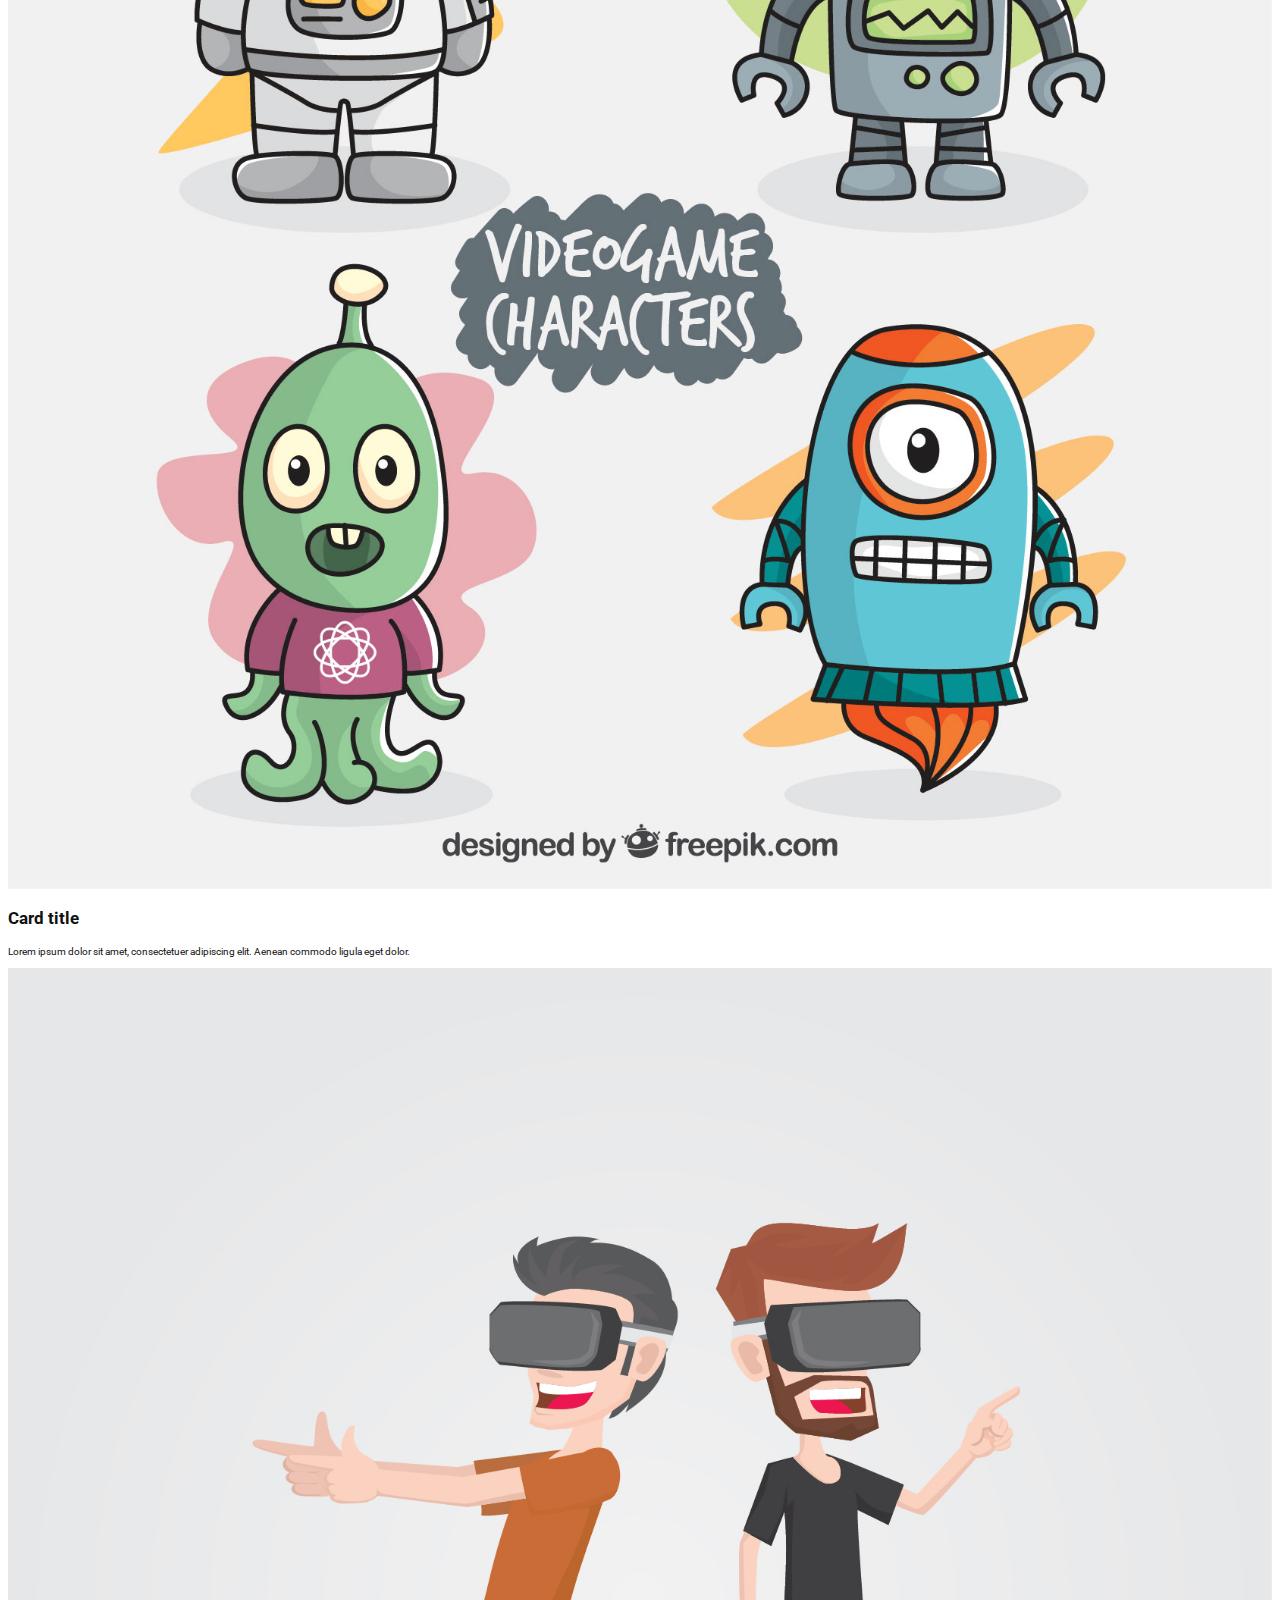
<file: CSS Methodologies/homework/index.html>
<!doctype html>
<html lang="zxx">
  <head>
    <!-- Required meta tags -->
    <meta charset="utf-8">
    <meta name="viewport" content="width=device-width, initial-scale=1.0, shrink-to-fit=no">

    <!-- Bootstrap CSS -->
    <link rel="stylesheet" href="https://cdn.jsdelivr.net/npm/bootstrap@4.6.0/dist/css/bootstrap.min.css" integrity="sha384-B0vP5xmATw1+K9KRQjQERJvTumQW0nPEzvF6L/Z6nronJ3oUOFUFpCjEUQouq2+l" crossorigin="anonymous">
	<link rel="preconnect" href="https://fonts.gstatic.com">
<link href="https://fonts.googleapis.com/css2?family=Roboto:wght@400;500;700&display=swap" rel="stylesheet">
	<link rel="stylesheet" type="text/css" href="css/style.css">

    <title>Hello, world!</title>
  </head>
  <body>
 <nav class="navbar navbar-expand-lg navbar-light">
	 <div class="container px-0">
<!--		 <div class="row ">-->
		  <a class="navbar-brand col" href="#">Games</a>
		  <button class="navbar-toggler" type="button" data-toggle="collapse" data-target=".navbar-collapse">
			  <span class="navbar-toggler-icon"></span>
		  </button>
		  	<div class="collapse navbar-collapse">
		  		<ul class="navbar-nav col">
   					<li class="nav-item">
      					<a class="nav-link" href="#">Home</a>
   					</li>
   					<li class="nav-item">
      					<a class="nav-link" href="#">Features</a>
   					</li>
   					<li class="nav-item">
      					<a class="nav-link" href="#">Pricing</a>
   					</li>
					<li class="nav-item">
      					<a class="nav-link" href="#">Disabled</a>
   					</li>
		  		</ul>
				<button type="button" class="button-nav btn btn-dark rounded-0">Push to Start</button>
			  </div>
		  
	 </div>
<!--		 </div>-->
	  </nav>
	  <header>
		<div class="container">
			<div class="row align-items-center">
				<div class="col-lg-5 col-md-5 col-sm-12 order-lg-1 order-md-1  order-sm-2 col-12 order-2">
	  				<h1 class="title">Front-end Lab CSS-Methodologies</h1>
					<p class="subtitle">Lorem ipsum dolor sit amet, consectetuer adipiscing elit. Aenean commodo ligula eget dolor. Aenean massa. Cum sociis natoque penatibus et magnis dis parturient montes, nascetur ridiculus mus.</p>
					<button type="button" class="button-header btn btn-dark mb-sm-5">Find Out More</button>
				</div>
				<div class="col-lg-7 col-md-7 col-sm-12 order-lg-2 order-md-2 order-sm-1 col-12 order-1">
					<img src="assets/hero-5.jpg" class="img-fluid" alt="hero">
				</div>
			</div>
		
		
	
	  </div>
	  </header>
	  
	  <main>
		<section class="games bg-dark">
			<div class="container">
				<div class= "row text-center">	
					<div class="col-lg-8 offset-lg-2">
						<h2 class="games-title mb-4 mt-5">Games section</h2>
						<p class="games-subtitle mb-5">Lorem ipsum dolor sit amet,consectetuer adipiscing elit. Aenean commodo ligula eget dolor.</p>
				</div>
			</div>
		  </div>
		
		<div class="container-lg text-center">
        <div class="row gy-4 row-cols-1 row-cols-md-2 row-cols-lg-3">
           <div class="col ">
              <img src="assets/card/1.jpg" class="img-fluid gallery-item" alt="gallery">
			   <h3 class="card-title mt-4">Card title</h3>
			   <p class="card-subtitle px-2 pb-5">Lorem ipsum dolor sit amet, consectetuer adipiscing elit. Aenean commodo ligula eget dolor.</p>
           </div>
           <div class="col">
              <img src="assets/card/2.jpg" class="img-fluid gallery-item" alt="gallery">
			   <h3 class="card-title mt-4">Card title</h3>
			   <p class="card-subtitle px-2 pb-5">Lorem ipsum dolor sit amet, consectetuer adipiscing elit. Aenean commodo ligula eget dolor.</p>
           </div>
           <div class="col">
              <img src="assets/card/3.jpg" class="img-fluid gallery-item" alt="gallery">
			   <h3 class="card-title mt-4">Card title</h3>
			   <p class="card-subtitle px-2 pb-5">Lorem ipsum dolor sit amet, consectetuer adipiscing elit. Aenean commodo ligula eget dolor.</p>
           </div>
           <div class="col">
              <img src="assets/card/4.jpg" class="img-fluid gallery-item" alt="gallery">
			   <h3 class="card-title mt-4">Card title</h3>
			   <p class="card-subtitle px-2 pb-5">Lorem ipsum dolor sit amet, consectetuer adipiscing elit. Aenean commodo ligula eget dolor.</p>
           </div>
           <div class="col">
              <img src="assets/card/5.jpg" class="img-fluid gallery-item" alt="gallery">
			   <h3 class="card-title mt-4">Card title</h3>
			   <p class="card-subtitle px-2 pb-5">Lorem ipsum dolor sit amet, consectetuer adipiscing elit. Aenean commodo ligula eget dolor.</p>
           </div>
           <div class="col">
              <img src="assets/card/6.jpg" class="img-fluid gallery-item" alt="gallery">
			   <h3 class="card-title mt-4">Card title</h3>
			   <p class="card-subtitle px-2 pb-5 mb-5">Lorem ipsum dolor sit amet, consectetuer adipiscing elit. Aenean commodo ligula eget dolor.</p>
           </div>
			
        </div>
     </div>
		  </section>
		<section class="games-second bg-light">
			<div class="container">
				<div class= "row text-center">	
					<div class="col-lg-8 offset-lg-2">
						<h2 class="games-title mb-3 mt-5">Games section</h2>
						<p class="games-subtitle mb-5">Lorem ipsum dolor sit amet,consectetuer adipiscing elit.</p>
				</div>
			</div>
		  </div>
		
		<div class="container-lg text-center">
        <div class="row gy-4 row-cols-1 row-cols-md-2 row-cols-lg-2">
           <div class="col ">
              <img src="assets/card/7.jpg" class="img-fluid gallery-item shadow" alt="gallery">
			   <h3 class="card-title mt-4">Card title</h3>
			   <p class="card-subtitle px-2 pb-5">Lorem ipsum dolor sit amet, consectetuer adipiscing elit. Aenean commodo ligula eget dolor.</p>
           </div>
           <div class="col">
              <img src="assets/card/8.jpg" class="img-fluid gallery-item shadow" alt="gallery">
			   <h3 class="card-title mt-4">Card title</h3>
			   <p class="card-subtitle px-2 pb-5">Lorem ipsum dolor sit amet, consectetuer adipiscing elit. Aenean commodo ligula eget dolor.</p>
           </div>
           <div class="col">
              <img src="assets/card/9.jpg" class="img-fluid gallery-item shadow" alt="gallery">
			   <h3 class="card-title mt-4">Card title</h3>
			   <p class="card-subtitle px-2 pb-5">Lorem ipsum dolor sit amet, consectetuer adipiscing elit. Aenean commodo ligula eget dolor.</p>
           </div>
           <div class="col">
              <img src="assets/card/10.jpg" class="img-fluid gallery-item shadow" alt="gallery">
			   <h3 class="card-title mt-4">Card title</h3>
			   <p class="card-subtitle px-2 pb-5">Lorem ipsum dolor sit amet, consectetuer adipiscing elit. Aenean commodo ligula eget dolor.</p>
           </div>
           <div class="col">
              <img src="assets/card/11.jpg" class="img-fluid gallery-item shadow" alt="gallery">
			   <h3 class="card-title mt-4">Card title</h3>
			   <p class="card-subtitle px-2 pb-5 ">Lorem ipsum dolor sit amet, consectetuer adipiscing elit. Aenean commodo ligula eget dolor.</p>
           </div>
           <div class="col">
              <img src="assets/card/12.jpg" class="img-fluid gallery-item shadow" alt="gallery">
			   <h3 class="card-title mt-4">Card title</h3>
			   <p class="card-subtitle px-2 pb-5">Lorem ipsum dolor sit amet, consectetuer adipiscing elit. Aenean commodo ligula eget dolor.</p>
           </div>
			
        </div>
     </div>
	 </section>  
  
	  </main>
	<footer class="subscribe-form bg-dark pt-5">
	<div class="container  col-9">
		<div class="row">
		<div class="col-lg  col-md-9 col-sm-9">
			<h2>Subscribe</h2>
			<p>Lorem ipsum dolor sit amet, consectetuer adipiscing elit. Aenean commodo ligula eget dolor.</p>
		</div>
		<div class="col-lg col-md-12 col-sm-12">
	  <form class="form-horizontal" action="/action_page.php">

      <div class="col-lg col-md-12 col-sm-12 px-0">
        <input type="email" class="form-control" id="email" placeholder="Email Adress" name="email">
      </div>
          
      <div class="col-lg col-md-12 col-sm-12 px-0 pt-2">
        <button type="submit" class="button-form btn btn-default ">Subscribe</button>
      </div>
    
  </form>
	  
		</div>  
		</div>
		<div class="row ">
		<span class="footer-copyright col-12 text-center pt-5 pb-3"> &copy;2021 Front-end Lab    
        </span>
		</div>
	  </div>
	  </footer>

    <!-- Optional JavaScript; choose one of the two! -->

    <!-- Option 1: jQuery and Bootstrap Bundle (includes Popper) -->
    <script src="https://code.jquery.com/jquery-3.5.1.slim.min.js" integrity="sha384-DfXdz2htPH0lsSSs5nCTpuj/zy4C+OGpamoFVy38MVBnE+IbbVYUew+OrCXaRkfj" crossorigin="anonymous"></script>
    <script src="https://cdn.jsdelivr.net/npm/bootstrap@4.6.0/dist/js/bootstrap.bundle.min.js" integrity="sha384-Piv4xVNRyMGpqkS2by6br4gNJ7DXjqk09RmUpJ8jgGtD7zP9yug3goQfGII0yAns" crossorigin="anonymous"></script>

    <!-- Option 2: Separate Popper and Bootstrap JS -->
    <!--
    <script src="https://code.jquery.com/jquery-3.5.1.slim.min.js" integrity="sha384-DfXdz2htPH0lsSSs5nCTpuj/zy4C+OGpamoFVy38MVBnE+IbbVYUew+OrCXaRkfj" crossorigin="anonymous"></script>
    <script src="https://cdn.jsdelivr.net/npm/popper.js@1.16.1/dist/umd/popper.min.js" integrity="sha384-9/reFTGAW83EW2RDu2S0VKaIzap3H66lZH81PoYlFhbGU+6BZp6G7niu735Sk7lN" crossorigin="anonymous"></script>
    <script src="https://cdn.jsdelivr.net/npm/bootstrap@4.6.0/dist/js/bootstrap.min.js" integrity="sha384-+YQ4JLhjyBLPDQt//I+STsc9iw4uQqACwlvpslubQzn4u2UU2UFM80nGisd026JF" crossorigin="anonymous"></script>
    -->
  </body>
</html>
</file>
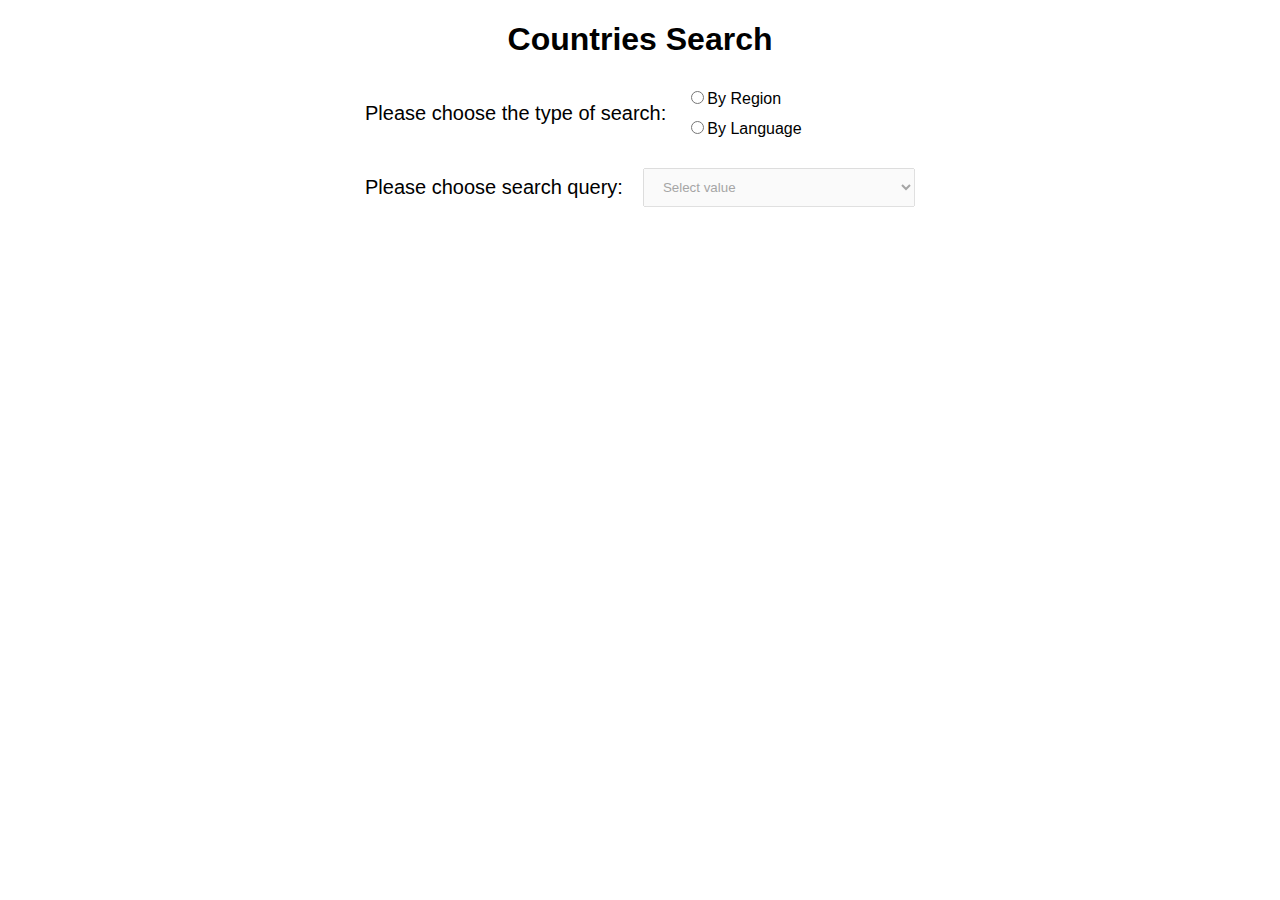
<file: DOM/homework/index.html>
<!DOCTYPE html>
<html lang="en">
  <head>
    <meta charset="UTF-8" />
    <meta name="viewport" content="width=device-width, initial-scale=1.0" />
    <link rel="stylesheet" href="./styles.css" />
    <script src="./external-service.js"></script>
    <title>FE Lab 16</title>
  </head>
  <body>
    <div id="app-root"></div>
    <script src="./app.js"></script>
  </body>
</html>
</file>
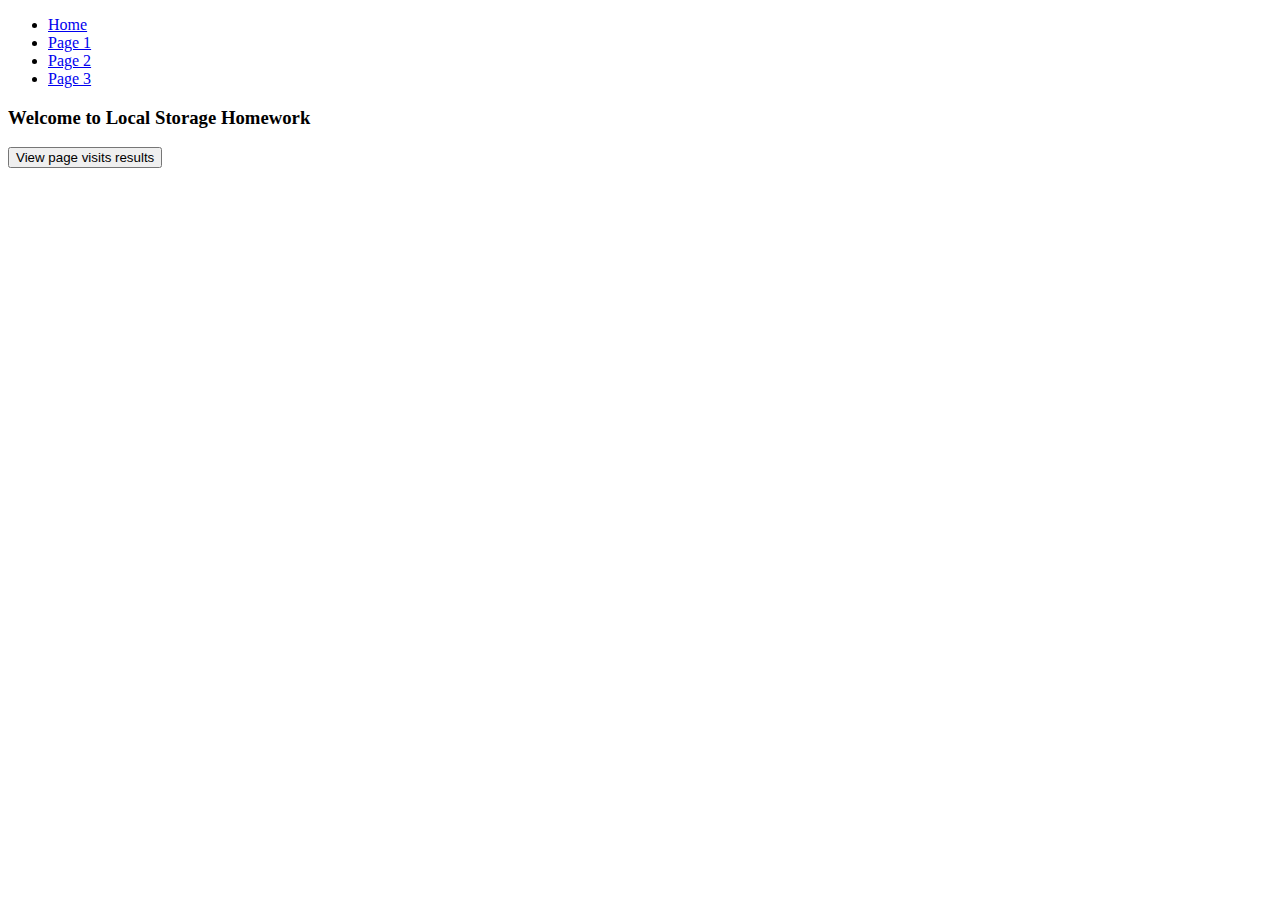
<file: Error_Storages/homework/index.html>
<!DOCTYPE html>
<html lang="en">

<head>
  <meta charset="UTF-8">
  <meta name="viewport" content="width=device-width, initial-scale=1.0">
  <meta http-equiv="X-UA-Compatible" content="ie=edge">
  <link href="https://fonts.googleapis.com/css?family=Hind:400,600%7CSource+Sans+Pro:400,600,700%7CFresca"
        rel="stylesheet"/>

  <link rel="stylesheet" type="text/css" href="css/main.css">
  <link rel="stylesheet" href="https://cdn.jsdelivr.net/npm/bootstrap@4.5.3/dist/css/bootstrap.min.css"
        integrity="sha384-TX8t27EcRE3e/ihU7zmQxVncDAy5uIKz4rEkgIXeMed4M0jlfIDPvg6uqKI2xXr2" crossorigin="anonymous">
  <script src="https://code.jquery.com/jquery-3.5.1.slim.min.js"
          integrity="sha384-DfXdz2htPH0lsSSs5nCTpuj/zy4C+OGpamoFVy38MVBnE+IbbVYUew+OrCXaRkfj"
          crossorigin="anonymous"></script>
  <script src="https://cdn.jsdelivr.net/npm/bootstrap@4.5.3/dist/js/bootstrap.bundle.min.js"
          integrity="sha384-ho+j7jyWK8fNQe+A12Hb8AhRq26LrZ/JpcUGGOn+Y7RsweNrtN/tE3MoK7ZeZDyx"
          crossorigin="anonymous"></script>

  <script src="js/index.js"></script>

  <title>Homework 12</title>
</head>

<body>
  <div class="container">
    <div class="mx-auto" id="content">
      <ul class="nav nav-pills mt-3 mb-5 ml-5">
        <li class="nav-item">
          <a class="nav-link active" href="#">Home</a>
        </li>
        <li class="nav-item">
          <a class="nav-link" onclick="visitLink('Page1')" href="page_1.html">Page 1</a>
        </li>
        <li class="nav-item">
          <a class="nav-link" onclick="visitLink('Page2')" href="page_2.html">Page 2</a>
        </li>
        <li class="nav-item">
          <a class="nav-link" onclick="visitLink('Page3')" href="page_3.html">Page 3</a>
        </li>
      </ul>
      <h3 class="mb-5">Welcome to Local Storage Homework</h3>
      <button type="button" onclick="viewResults()" class="btn btn-primary btn-lg btn-block mb-5">View page visits results</button>
    </div>

  </div>
</body>

</html>
</file>
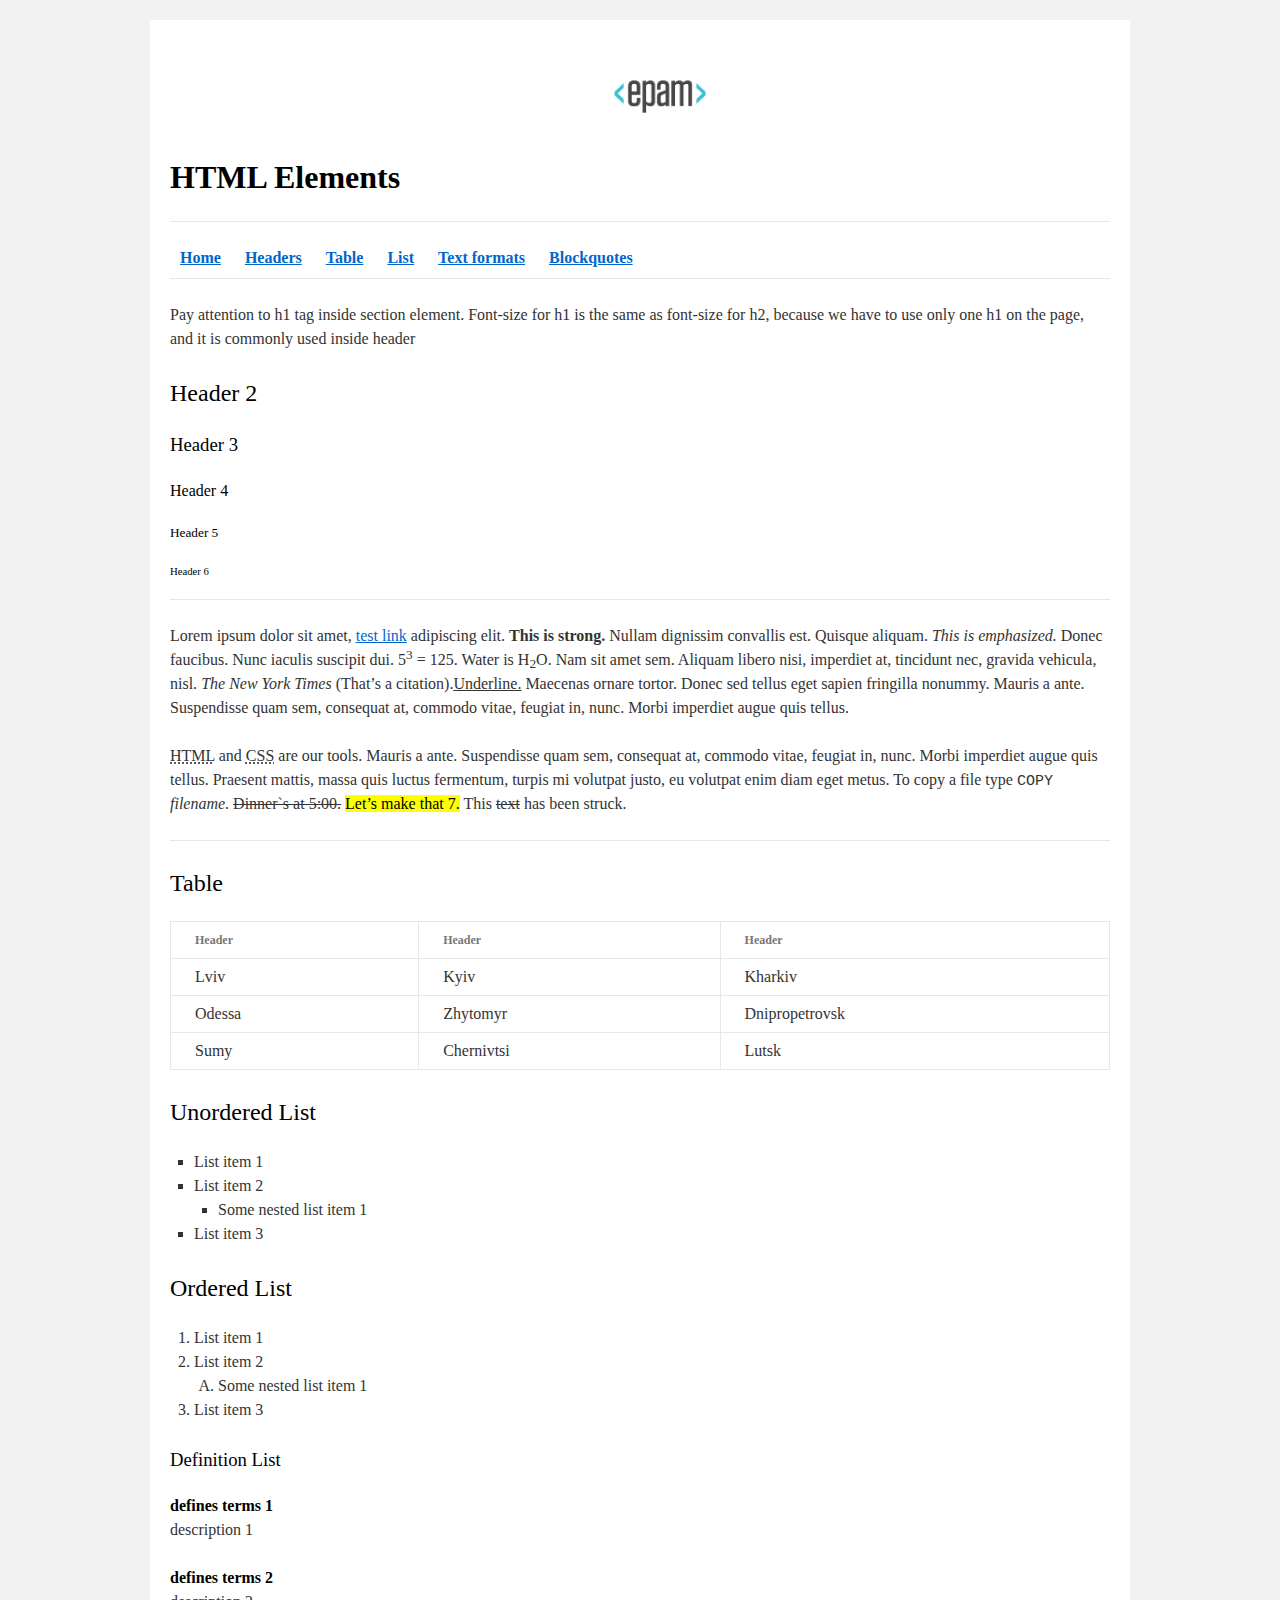
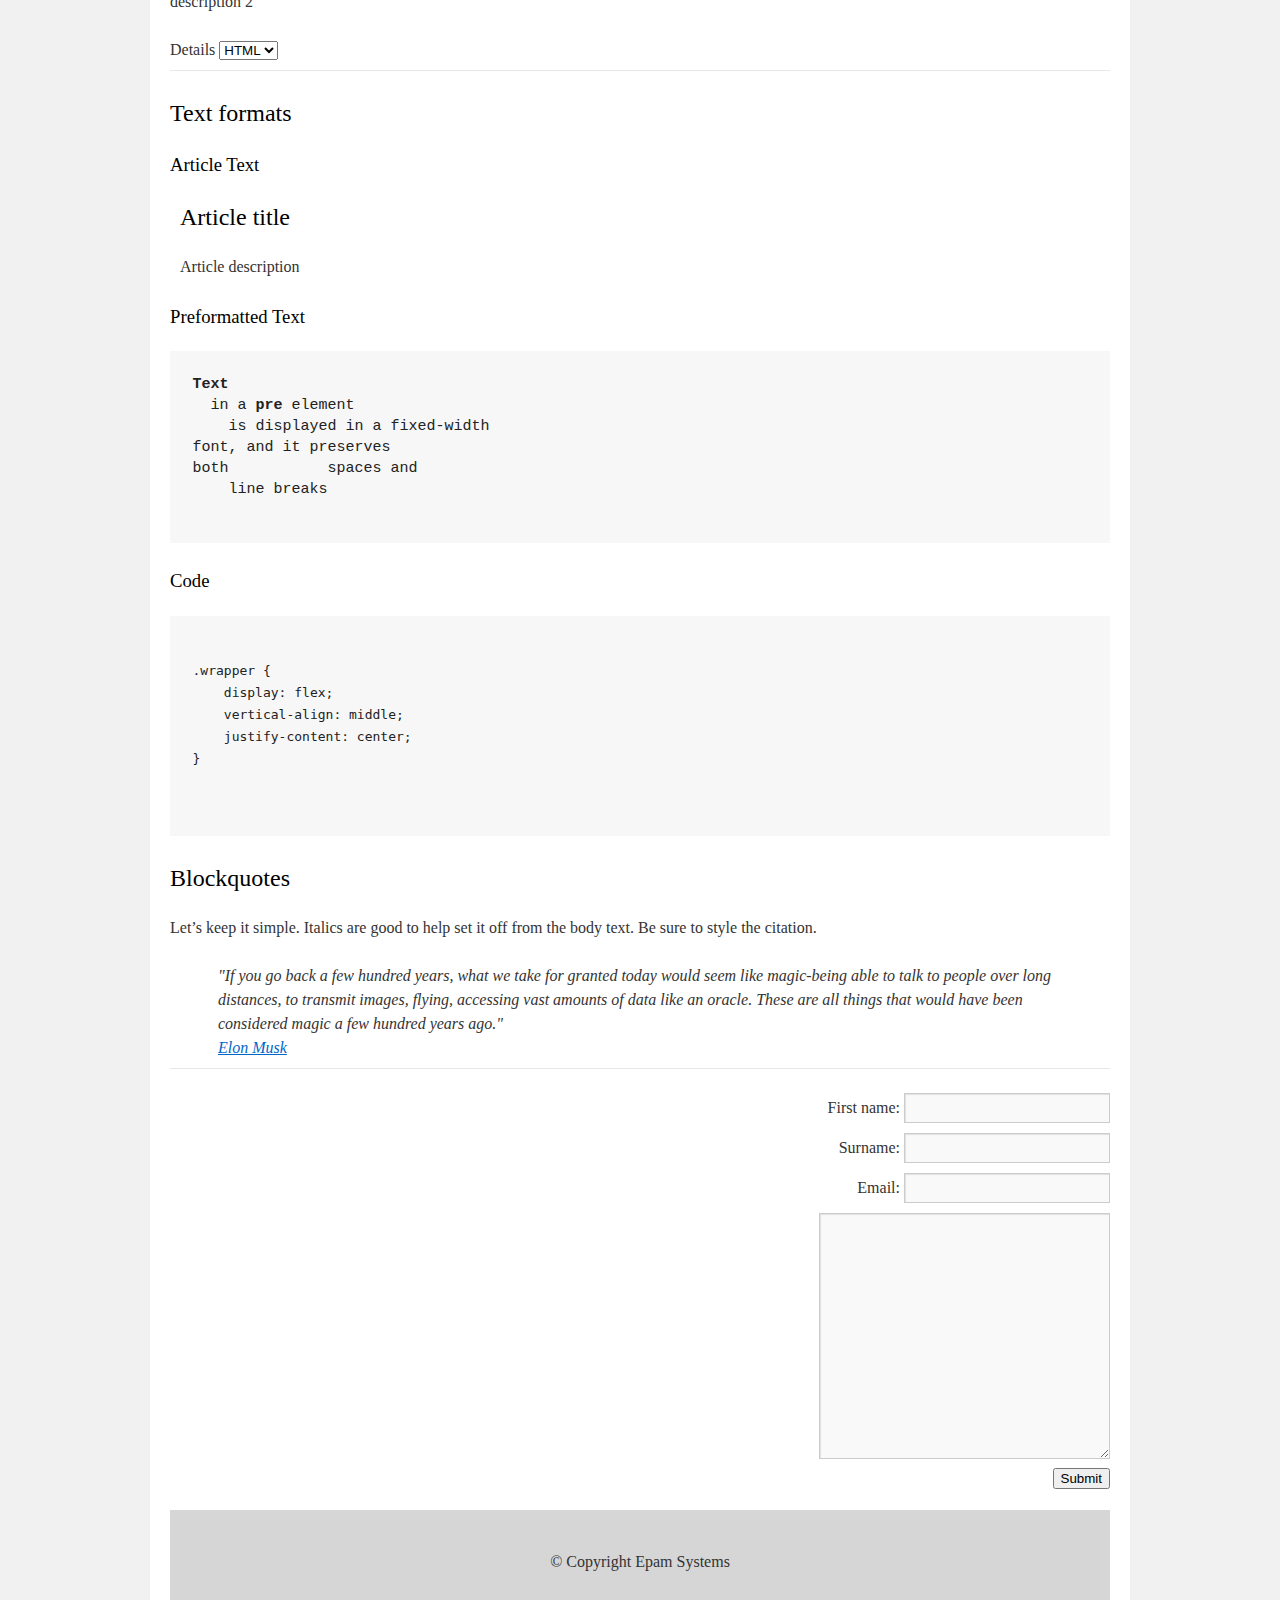
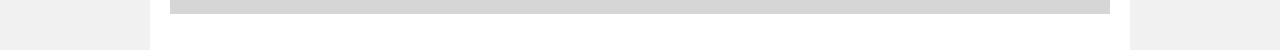
<file: HTML5_Basics/homework/index.html>
<!DOCTYPE html>
<html lang="en">

<head>
  <meta charset="utf-8">
  <title>HTML Basics</title>
  <link rel="stylesheet" href="style.css">
</head>

<body>
  <div id="wrapper">
    <div id="main">
      <div id="container">  
        <div id="content" role="main">
            <img src="logo.png" alt="epam">
            
            <h1><b>HTML Elements</b></h1>
            
            <hr>
            
            <nav>
                <a href="#" title=""><b>Home</b></a>
                <a href="#headers" title=""><b>Headers</b></a>
                <a href="#table" title=""><b>Table</b></a>
                <a href="#list" title=""><b>List</b></a>
                <a href="#textFormats" title=""><b>Text formats</b></a>
                <a href="#blockquotes" title=""><b>Blockquotes</b></a>
            </nav>
            
            <hr>
            
            <p>Pay attention to h1 tag inside section element. Font-size for h1 is the same as font-size for h2, because we have to use only one h1 on the page, and it is commonly used inside header</p>
            
            <div id="headers">
                <h2>Header 2</h2>
                <h3>Header 3</h3>
                <h4>Header 4</h4>
                <h5>Header 5</h5>
                <h6>Header 6</h6>
            </div>
            
            <hr>
            
            <p>Lorem ipsum dolor sit amet, <a href="#">test link</a> adipiscing elit. <strong>This is strong.</strong> Nullam dignissim convallis est. Quisque aliquam. <em>This is emphasized.</em> Donec faucibus. Nunc iaculis suscipit dui. 5<sup>3</sup> = 125. Water is H<sub>2</sub>O. Nam sit amet sem. Aliquam libero nisi, imperdiet at, tincidunt nec, gravida vehicula, nisl. <cite>The New York Times</cite> (That’s a citation).<u>Underline.</u> Maecenas ornare tortor. Donec sed tellus eget sapien fringilla nonummy. Mauris a ante. Suspendisse quam sem, consequat at, commodo vitae, feugiat in, nunc. Morbi imperdiet augue quis tellus.</p>
            
            <p><abbr title="HyperText Markup Language">HTML</abbr> and <abbr title="Cascading Style Sheets">CSS</abbr> are our tools. Mauris a ante. Suspendisse quam sem, consequat at, commodo vitae, feugiat in, nunc. Morbi imperdiet augue quis tellus. Praesent mattis, massa quis luctus fermentum, turpis mi volutpat justo, eu volutpat enim diam eget metus. To copy a file type <kbd>COPY</kbd> <i>filename</i>. <del>Dinner`s at 5:00.</del> <mark>Let’s make that 7.</mark> This <s>text</s> has been struck.</p>
            
            <hr>
            
            <h2 id="table">Table</h2>
            
            <table>   
                <tr>
                    <th>Header</th>
                    <th>Header</th>
                    <th>Header</th>
                </tr>
                <tr>
                    <td>Lviv</td>
                    <td>Kyiv</td>
                    <td>Kharkiv</td>
                </tr>
                <tr>
                    <td>Odessa</td>
                    <td>Zhytomyr</td>
                    <td>Dnipropetrovsk</td>
                </tr>
                <tr>
                    <td>Sumy</td>
                    <td>Chernivtsi</td>
                    <td>Lutsk</td>
                </tr>
            </table>
            
            <div id="list">
                <h2>Unordered List</h2>
                <ul>
                    <li>List item 1</li>
                    <li>List item 2
                        <ul>
                            <li>Some nested list item 1</li>
                        </ul>
                    </li>
                    <li>List item 3</li>
                </ul>
            
                <h2>Ordered List</h2>
                <ol>
                    <li>List item 1</li>
                    <li>List item 2
                        <ol>
                            <li>Some nested list item 1</li>
                        </ol>
                    </li>
                    <li>List item 3</li>
                </ol>
            
                <h3>Definition List</h3>
                <dl>
                    <dt>defines terms 1</dt>
                    <dd>description 1</dd>
                    <dt>defines terms 2</dt>
                    <dd>description 2</dd>
                </dl>
            
                <label for="details">Details</label>
                <select name="details" id="details">
                    <option value="html">HTML</option>
                    <option value="css">CSS</option>
                    <option value="js">JS</option>            
                </select>
            </div>
            
            <hr>
            
            <h2 id="textFormats">Text formats</h2>
            <h3>Article Text</h3>
            <article>          
                <h2>Article title</h2>
                <p>Article description</p>
            </article>
            
            <h3>Preformatted Text</h3>
            <pre><b>Text</b>
  in a <b>pre</b> element
    is displayed in a fixed-width
font, and it preserves
both           spaces and
    line breaks                
            </pre>
            
            <h3>Code</h3>
            <pre>
              <code>
.wrapper {
    display: flex;
    vertical-align: middle;
    justify-content: center;
}
              </code>
            </pre>
            
            <h2 id="blockquotes">Blockquotes</h2>
            
            <p>Let’s keep it simple. Italics are good to help set it off from the body text. Be sure to style the citation.</p>
            
            <blockquote>
                "If you go back a few hundred years, what we take for granted today would seem like magic-being able to talk to people over long distances, to transmit images, flying, accessing vast amounts of data like an oracle. These are all things that would have been considered magic a few hundred years ago."<br>
                <a href="https://en.wikipedia.org/wiki/Elon_Musk">Elon Musk</a>
            </blockquote>
            
            
            <hr>
        
            <form action="/action_page.php" method="get">
                <fieldset>
                    <label for="fname">First name:</label>
                    <input type="text" id="fname" name="fname"><br>
                    <label for="sname">Surname:</label>
                    <input type="text" id="sname" name="sname"><br>
                    <label for="email">Email:</label>
                    <input type="text" id="email" name="email"><br>
                    <textarea id="textarea" name="textarea" rows="10" cols="30"></textarea><br>
                    <button type="button">Submit</button>
                </fieldset>
            </form>
            
            <footer>&#169; Copyright Epam Systems</footer>
        </div>
      </div>
    </div>
  </div>
</body>
    
</html>
</file>
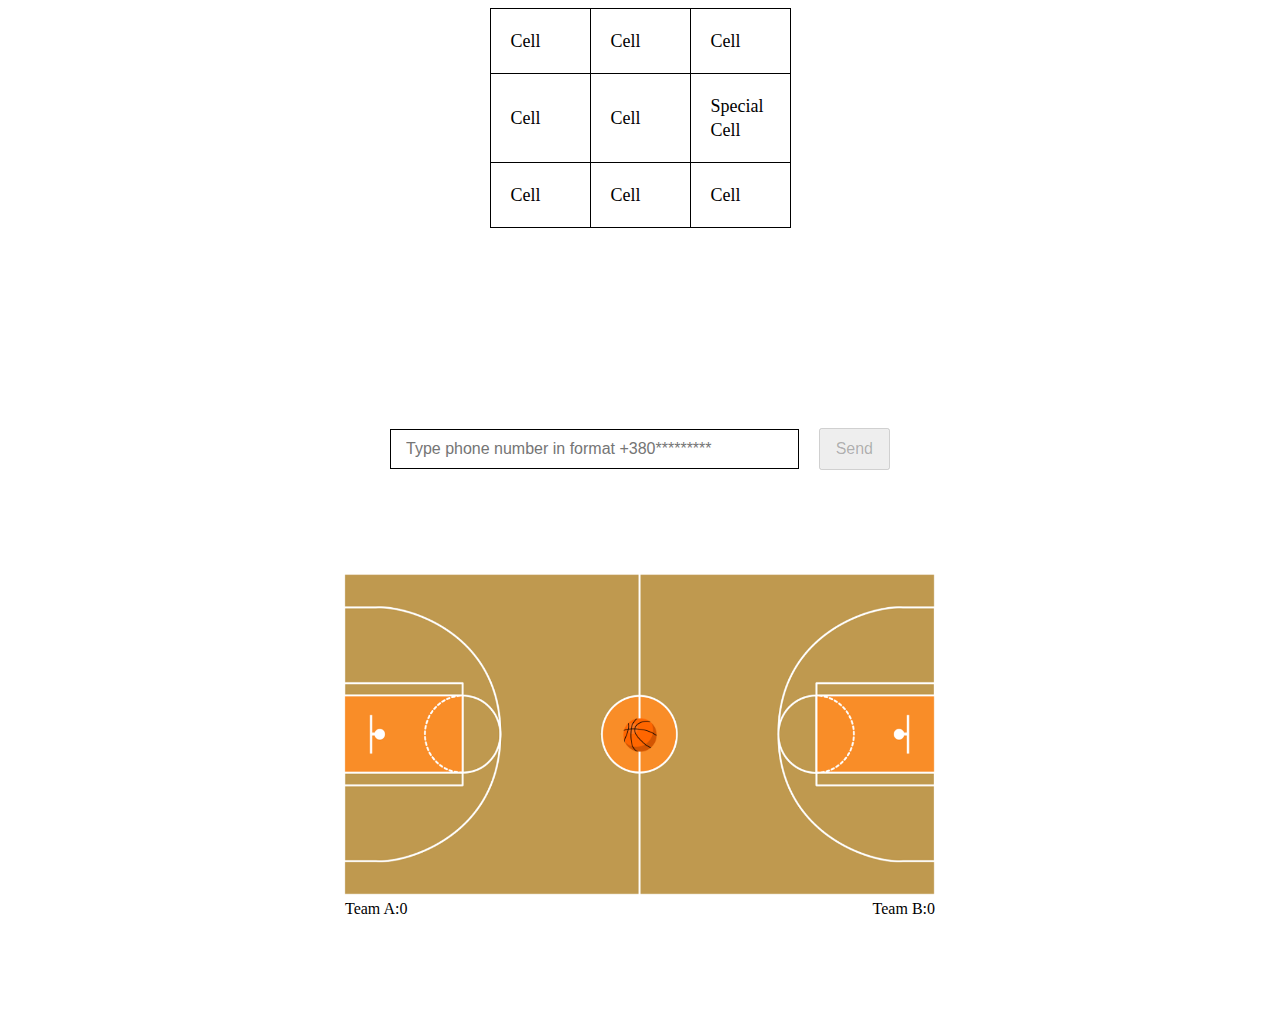
<file: JS DOM Events/homework/index.html>
<!DOCTYPE html>
<html lang="en">

<head>
    <meta charset="UTF-8">
    <title>Homework 14 - JS DOM Events</title>
    <link rel="stylesheet" href="styles.css">
</head>

<body>
    <div id="task1">
        <!-- TEMPLATE FOR TASK 1 GOES HERE -->
        <div class="task1__wrapper">
            <table class="task1__table">
                <tbody>
                    <tr class="task1__table-row">
                        <td class="task1__table-cell">Cell</td>
                        <td class="task1__table-cell">Cell</td>
                        <td class="task1__table-cell">Cell</td>
                    </tr>
                    <tr class="task1__table-row">
                        <td class="task1__table-cell">Cell</td>
                        <td class="task1__table-cell">Cell</td>
                        <td class="task1__table-cell task1__table-cell_special">Special <br> Cell</td>
                    </tr>
                    <tr class="task1__table-row">
                        <td class="task1__table-cell">Cell</td>
                        <td class="task1__table-cell">Cell</td>
                        <td class="task1__table-cell">Cell</td>
                    </tr>
                </tbody>
            </table>
        </div>
    </div>

    <div id="task2">
        <!-- TEMPLATE FOR TASK 2 GOES HERE -->
        <form class="task2__form">
            <input type="text" class="task2__form-inp" placeholder="Type phone number in format +380*********">
            <button class="task2__form-btn" disabled>Send</button>
        </form>
    </div>

    <div id="task3">
        <!-- TEMPLATE FOR TASK 3 GOES HERE -->
        <div class="task3__wrapper">
            <div class="task3__box">
                <img src="./assets/court.png" alt="court" class="task3__court">
                <img src="./assets/ball.png" alt="ball" class="task3__ball">
            </div>
            <div class="task3__score">
                <div data-team="A" class="task3__score-item">Team A:<span>0</span></div>
                <div data-team="B" class="task3__score-item">Team B:<span>0</span></div>
            </div>
        </div>
    </div>

    <script src="./index.js"></script>
</body>

</html>
</file>
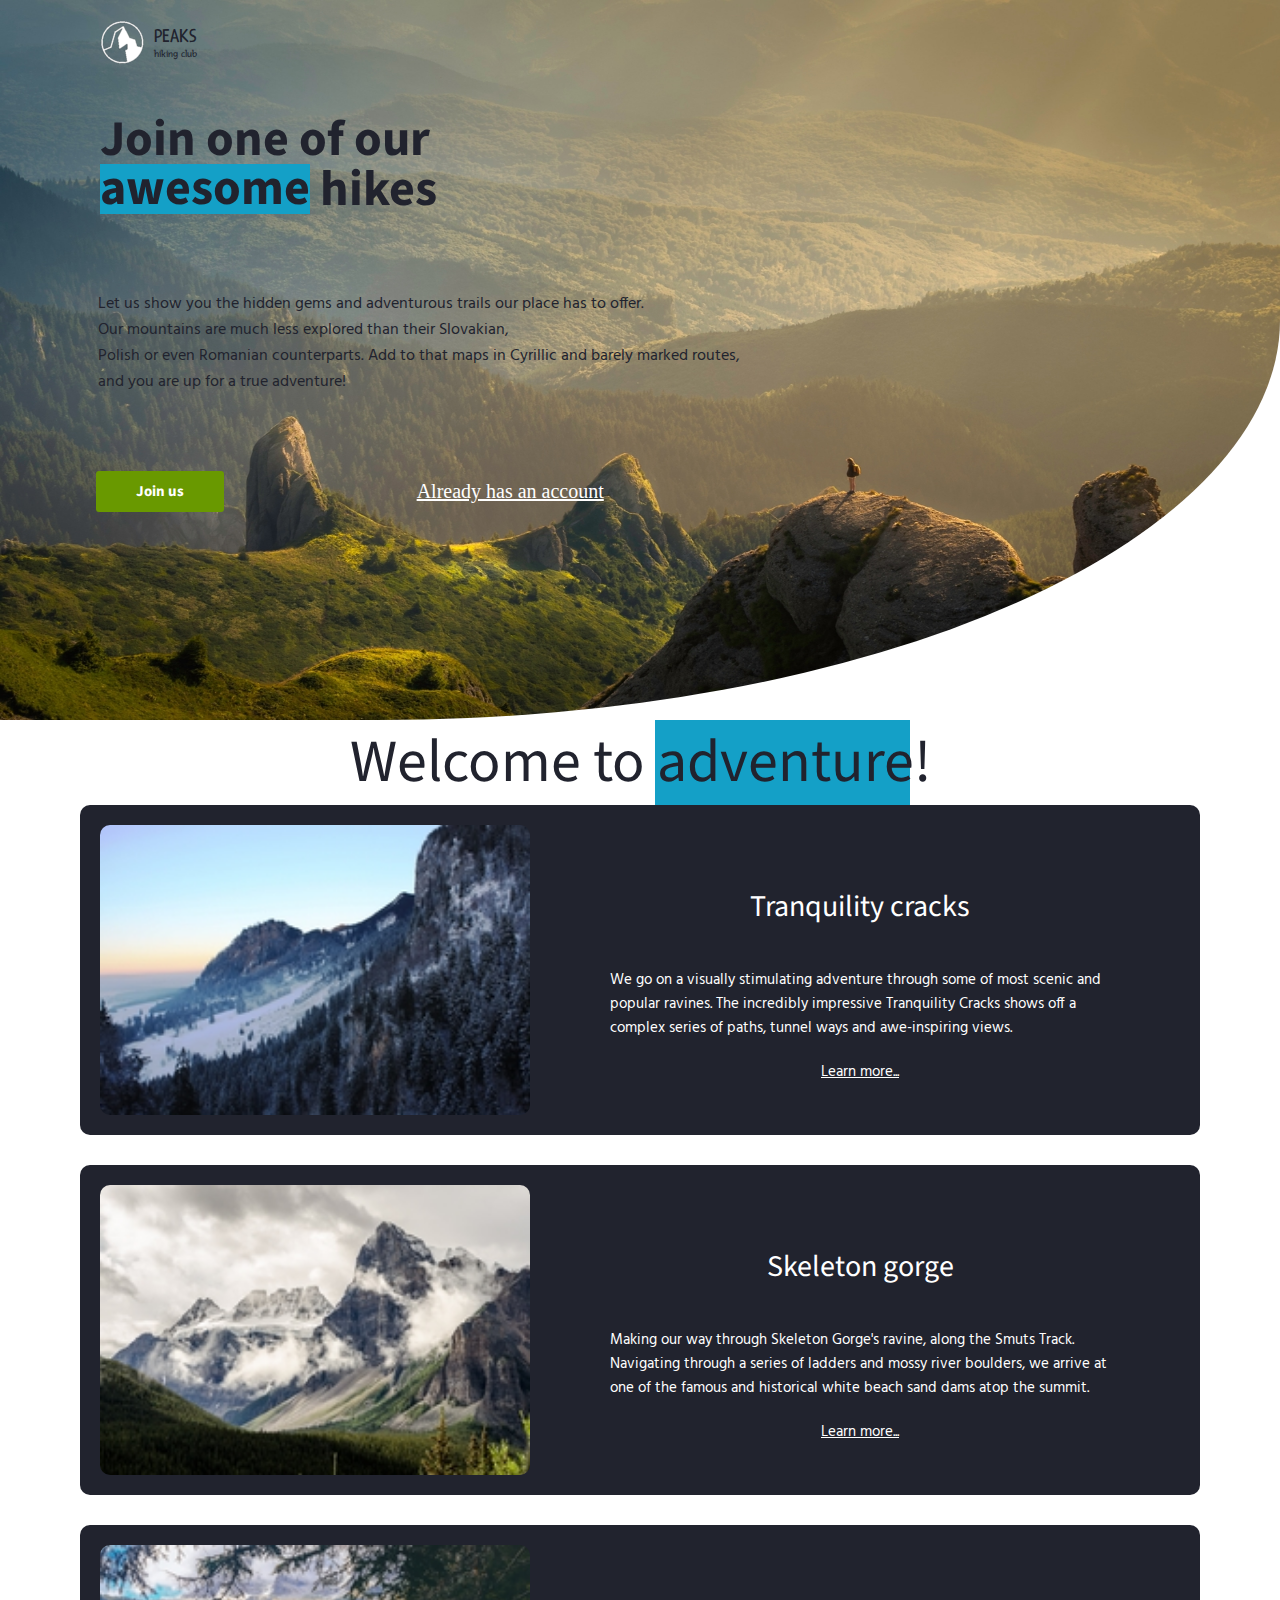
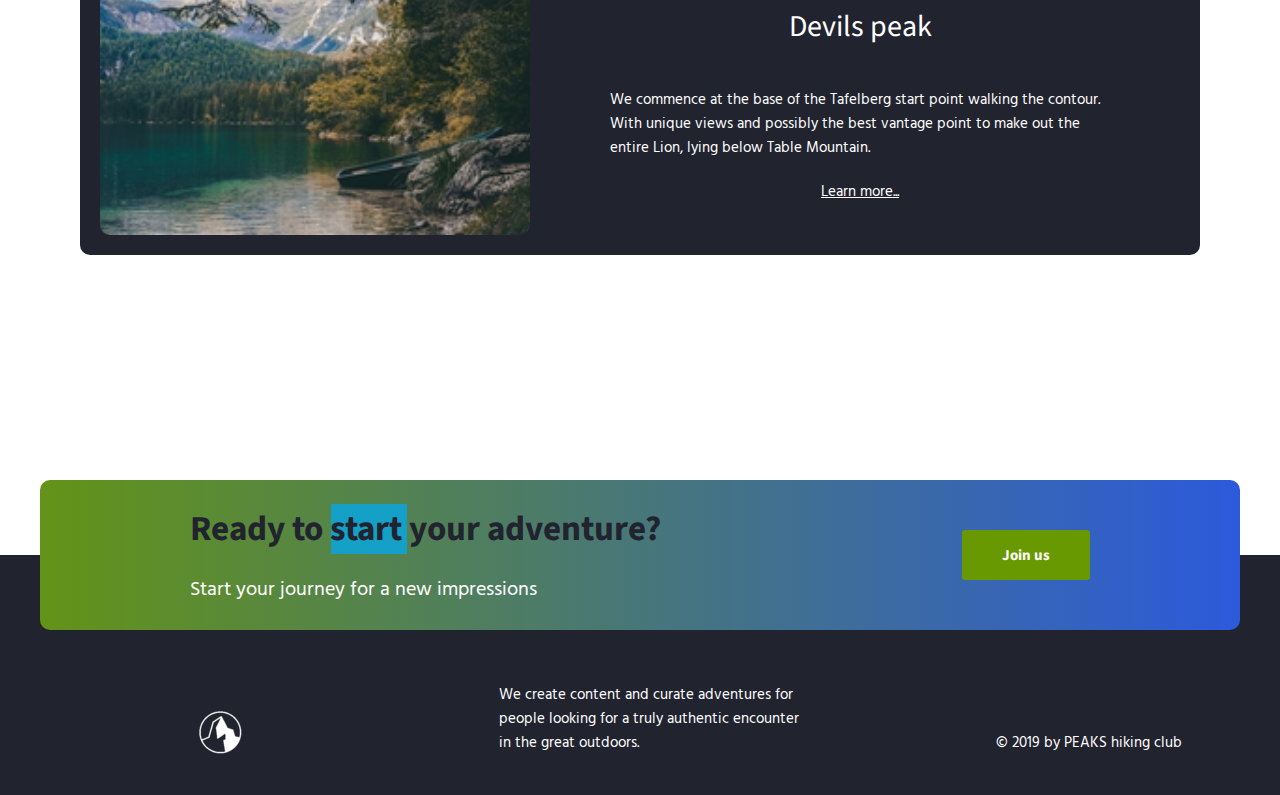
<file: Pre & Post Processing CSS/homework/index.html>
<!DOCTYPE html>
<html lang="en">

<head>
    <meta charset="UTF-8">
    <meta name="viewport" content="width=device-width, initial-scale=1.0">
    <meta http-equiv="X-UA-Compatible" content="ie=edge">
    <link href="https://fonts.googleapis.com/css?family=Hind:400,600%7CSource+Sans+Pro:400,600,700%7CFresca"
          rel="stylesheet"/>

    <!-- Styles should be switched here: -->
    
    <link rel="stylesheet" type="text/css" href="css/style1.css">
    <!--     <link rel="stylesheet" type="text/css" href="css/style2.css">-->

    <title>PEAKS hiking club</title>
</head>

<body>
<header class="header">
    <div class="header-wrap">
        <div class="landing-logo">
            <img src="img/m-logo.png" alt="logo"/>
            <p>PEAKS<span>hiking club</span></p>
        </div>
        <p class="header_heading">
            Join one of our awesome hikes
        </p>
        <p class="header_text">
            Let us show you the hidden gems and adventurous trails our place has to offer.
            Our mountains are much less explored than their Slovakian,
            Polish or even Romanian counterparts. Add to that maps in Cyrillic and barely marked routes,
            and you are up for a true adventure!
        </p>
        <div>
            <button class="header_button">Join us</button>
            <a href="#" class="login">Already has an account</a>
        </div>
    </div>
</header>
<main class="section">
    <p class="section_text">
        Welcome to adventure!
    </p>
    <div class="section_card_wrap">
        <div class="section_card">
            <img class="section_card_img"
                 src="img/m-1.jpg"
                 alt="experts"/>
            <div class="section_card_right_container">
                <p class="section_card_heading">
                    Tranquility cracks
                </p>
                <p class="section_card_text">
                    We go on a visually stimulating adventure through some of most scenic and popular ravines.
                    The incredibly impressive Tranquility Cracks shows off a complex series of paths, tunnel ways and
                    awe-inspiring views.
                </p>
                <a href="#" class="section_link">Learn more...</a>
            </div>
        </div>
        <div class="section_card">
            <img class="section_card_img"
                 src="img/m-2.jpg"
                 alt="content formats"/>
            <div class="section_card_right_container">
                <p class="section_card_heading">
                    Skeleton gorge
                </p>
                <p class="section_card_text">
                    Making our way through Skeleton Gorge's ravine, along the Smuts Track.
                    Navigating through a series of ladders and mossy river boulders, we arrive at one of the famous and
                    historical white beach sand dams atop the summit.
                </p>
                <a href="#" class="section_link">Learn more...</a>
            </div>
        </div>
        <div class="section_card">
            <img class="section_card_img"
                 src="img/m-3.jpg"
                 alt="certificate"/>
            <div class="section_card_right_container">
                <p class="section_card_heading">
                    Devils peak
                </p>
                <p class="section_card_text">
                    We commence at the base of the Tafelberg start point walking the contour.
                    With unique views and possibly the best vantage point to make out the entire Lion, lying below Table
                    Mountain.
                </p>
                <a href="#" class="section_link">Learn more...</a>
            </div>
        </div>
    </div>
    <div class="section_banner">
        <div class="section_banner_text_wrap">
            <p class="section_banner_heading">
                Ready to start your adventure?
            </p>
            <p class="section_banner_text">
                Start your journey for a new impressions
            </p>
        </div>
        <button class="section_banner_button">Join us</button>
    </div>
</main>
<footer class="footer">
    <div class="footer-wrap">
        <div class="footer_logo landing-logo">
            <img src="img/m-logo.png" alt="logo"/>
            <p>PEAKS<span>hiking club</span></p>
        </div>
        <p class="footer_text">
            We create content and curate adventures for people looking for a truly authentic encounter in the great
            outdoors.
        </p>
        <span class="footer-cr">
          &copy; 2019 by PEAKS hiking club
        </span>
    </div>
</footer>
</body>

</html>
</file>
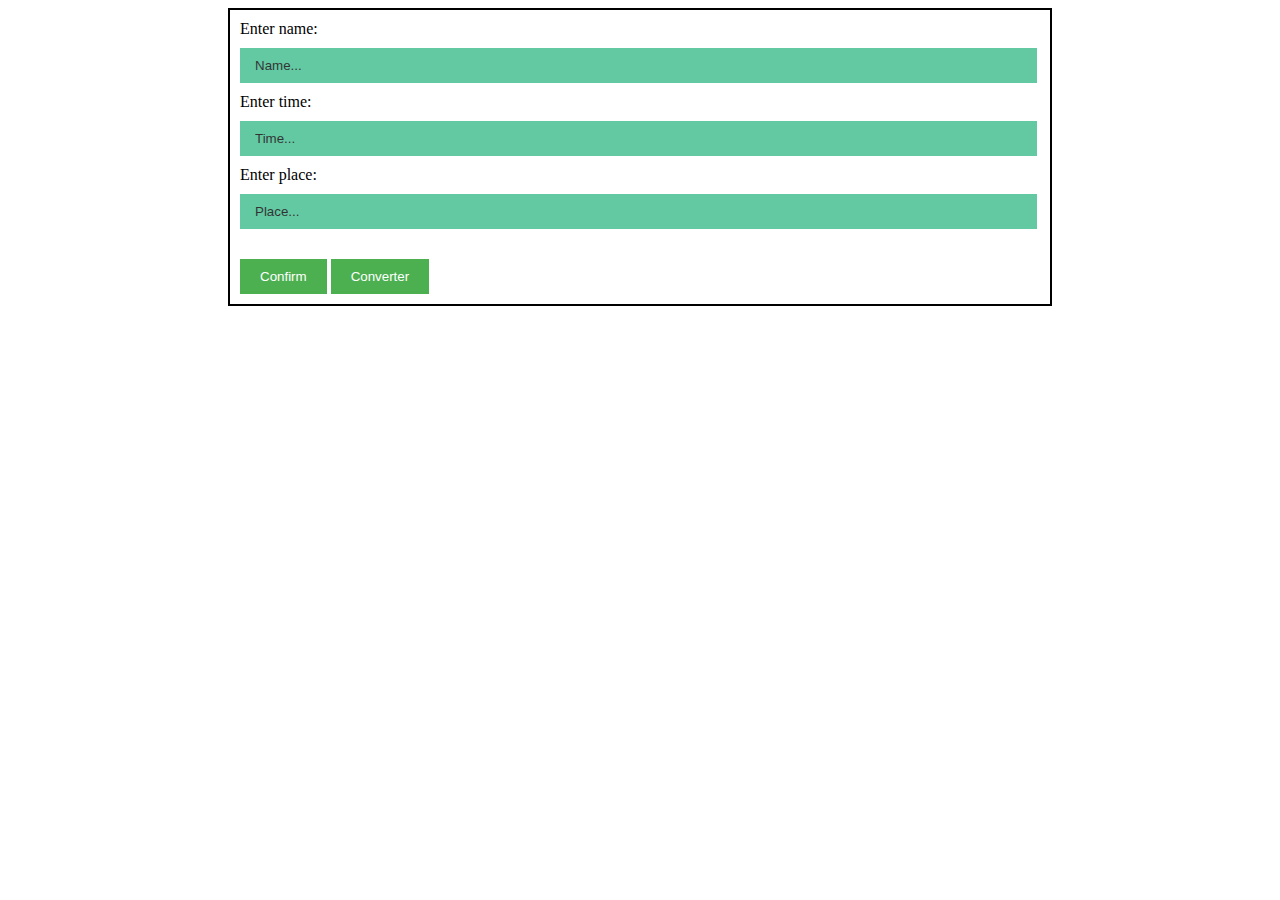
<file: Web debugging and profiling tools/homework/src/index.html>
<!DOCTYPE html>
<html lang="en">

<head>
  <meta charset="UTF-8">
  <meta name="viewport" content="width=device-width, initial-scale=1.0">
  <meta http-equiv="X-UA-Compatible" content="ie=edge">
  <title>HW_8</title>
  <link rel="stylesheet" href="style.css">

</head>

<body>
  <script src="js/app.js"></script>
  <form name="eventForm" action="/action_page.php">
    <label for="name">Enter name:</label><br>
    <input type="text" id="name" name="name" value="Name..."><br>
    <label for="time">Enter time:</label><br>
    <input type="text" id="time" name="time" value="Time..."><br>
    <label for="place">Enter place:</label><br>
    <input type="text" id="place" name="place" value="Place..."><br>
    <div class="buttons">
      <button type="button" id="buttonConfirm" onclick="validation()">Confirm</button>
      <button type="button" id="buttonConverter" onclick="convert()">Converter</button>
    </div>
  </form>
</body>

</html>
</file>
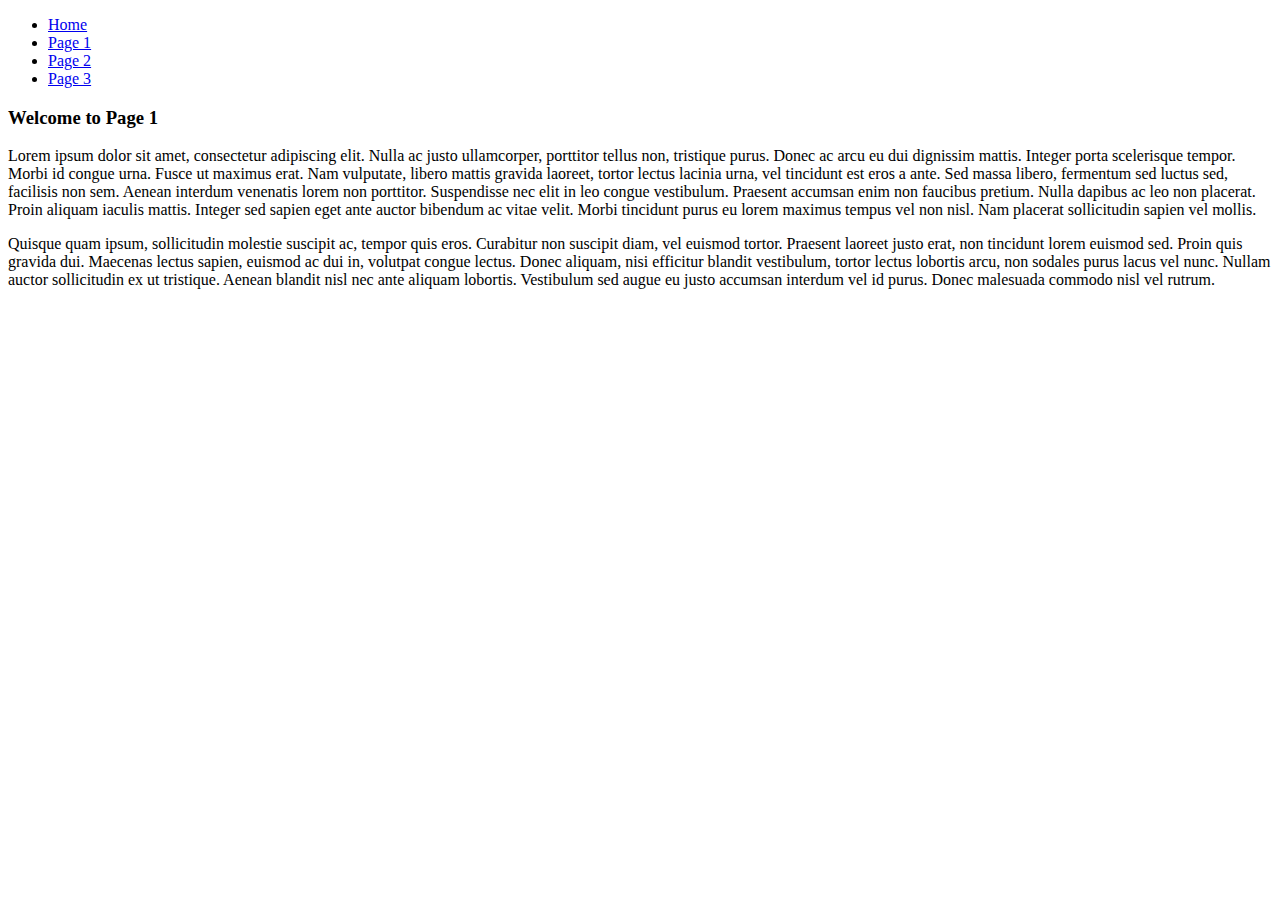
<file: Error_Storages/homework/page_1.html>
<!DOCTYPE html>
<html lang="en">
<head>
  <meta charset="UTF-8">
  <link rel="stylesheet" type="text/css" href="css/main.css">
  <link rel="stylesheet" href="https://cdn.jsdelivr.net/npm/bootstrap@4.5.3/dist/css/bootstrap.min.css"
        integrity="sha384-TX8t27EcRE3e/ihU7zmQxVncDAy5uIKz4rEkgIXeMed4M0jlfIDPvg6uqKI2xXr2" crossorigin="anonymous">
  <script src="https://code.jquery.com/jquery-3.5.1.slim.min.js"
          integrity="sha384-DfXdz2htPH0lsSSs5nCTpuj/zy4C+OGpamoFVy38MVBnE+IbbVYUew+OrCXaRkfj"
          crossorigin="anonymous"></script>
  <script src="https://cdn.jsdelivr.net/npm/bootstrap@4.5.3/dist/js/bootstrap.bundle.min.js"
          integrity="sha384-ho+j7jyWK8fNQe+A12Hb8AhRq26LrZ/JpcUGGOn+Y7RsweNrtN/tE3MoK7ZeZDyx"
          crossorigin="anonymous"></script>
  <script src="js/index.js"></script>


  <title>Homework 13</title>
</head>
<body>
  <div class="container">
    <div class="mx-auto content">
      <ul class="nav nav-pills mt-3 mb-5 ml-5">
        <li class="nav-item">
          <a class="nav-link" href="index.html">Home</a>
        </li>
        <li class="nav-item">
          <a class="nav-link active" href="#">Page 1</a>
        </li>
        <li class="nav-item">
          <a class="nav-link" onclick="visitLink('Page2')" href="page_2.html">Page 2</a>
        </li>
        <li class="nav-item">
          <a class="nav-link" onclick="visitLink('Page3')" href="page_3.html">Page 3</a>
        </li>
      </ul>
      <h3 class="mb-5">Welcome to Page 1</h3>
      <p>Lorem ipsum dolor sit amet, consectetur adipiscing elit. Nulla ac justo ullamcorper, porttitor tellus non, tristique purus.
        Donec ac arcu eu dui dignissim mattis. Integer porta scelerisque tempor. Morbi id congue urna.
        Fusce ut maximus erat. Nam vulputate, libero mattis gravida laoreet, tortor lectus lacinia urna, vel tincidunt est eros a ante.
        Sed massa libero, fermentum sed luctus sed, facilisis non sem. Aenean interdum venenatis lorem non porttitor.
        Suspendisse nec elit in leo congue vestibulum. Praesent accumsan enim non faucibus pretium. Nulla dapibus ac leo non placerat.
        Proin aliquam iaculis mattis. Integer sed sapien eget ante auctor bibendum ac vitae velit.
        Morbi tincidunt purus eu lorem maximus tempus vel non nisl. Nam placerat sollicitudin sapien vel mollis.
      </p>

      <p>Quisque quam ipsum, sollicitudin molestie suscipit ac, tempor quis eros.
        Curabitur non suscipit diam, vel euismod tortor. Praesent laoreet justo erat, non tincidunt lorem euismod sed.
        Proin quis gravida dui. Maecenas lectus sapien, euismod ac dui in, volutpat congue lectus.
        Donec aliquam, nisi efficitur blandit vestibulum, tortor lectus lobortis arcu, non sodales purus lacus vel nunc.
        Nullam auctor sollicitudin ex ut tristique. Aenean blandit nisl nec ante aliquam lobortis.
        Vestibulum sed augue eu justo accumsan interdum vel id purus. Donec malesuada commodo nisl vel rutrum.
      </p>
    </div>
  </div>
</body>
</html>
</file>
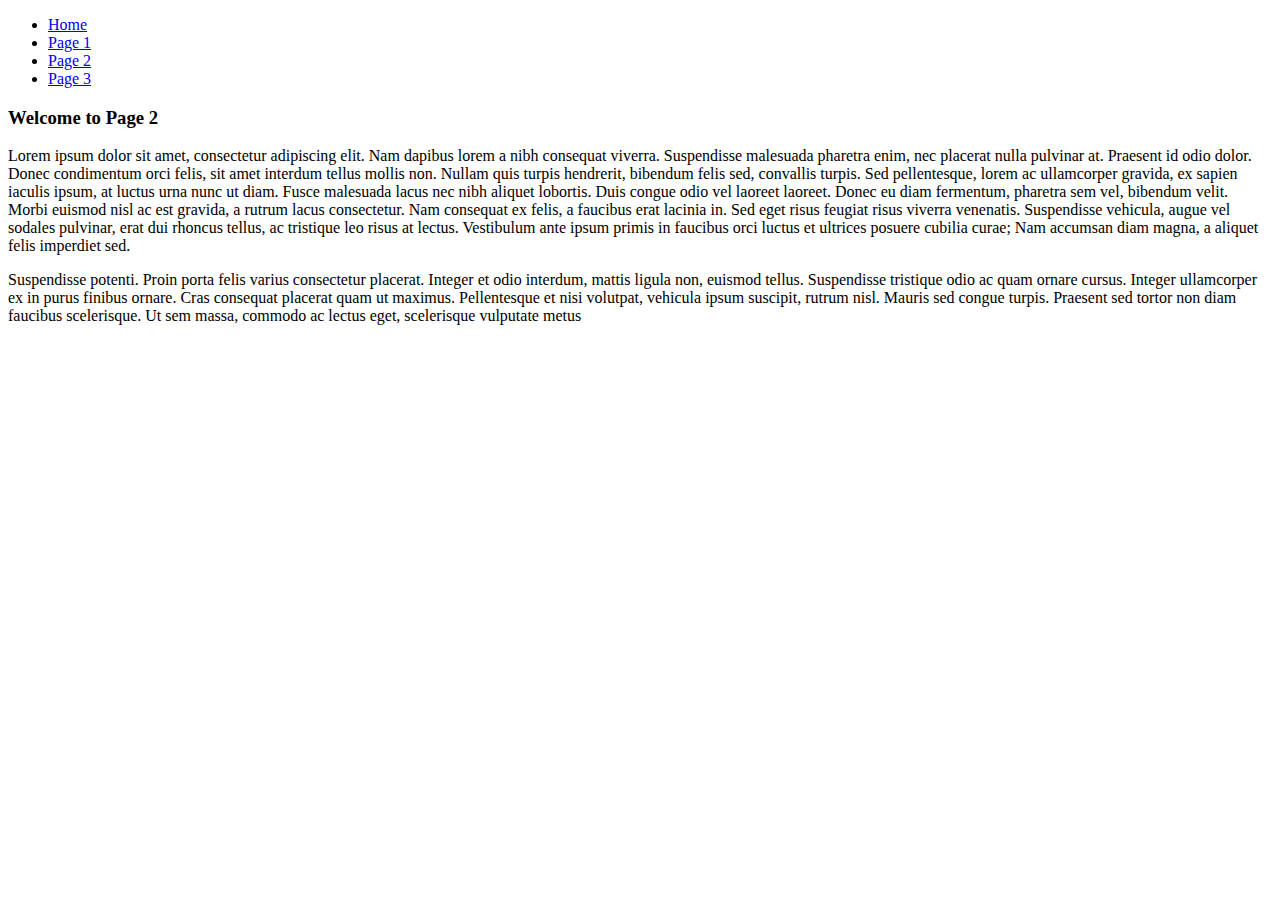
<file: Error_Storages/homework/page_2.html>
<!DOCTYPE html>
<html lang="en">
<head>
  <meta charset="UTF-8">
  <link rel="stylesheet" type="text/css" href="css/main.css">
  <link rel="stylesheet" href="https://cdn.jsdelivr.net/npm/bootstrap@4.5.3/dist/css/bootstrap.min.css"
        integrity="sha384-TX8t27EcRE3e/ihU7zmQxVncDAy5uIKz4rEkgIXeMed4M0jlfIDPvg6uqKI2xXr2" crossorigin="anonymous">
  <script src="https://code.jquery.com/jquery-3.5.1.slim.min.js"
          integrity="sha384-DfXdz2htPH0lsSSs5nCTpuj/zy4C+OGpamoFVy38MVBnE+IbbVYUew+OrCXaRkfj"
          crossorigin="anonymous"></script>
  <script src="https://cdn.jsdelivr.net/npm/bootstrap@4.5.3/dist/js/bootstrap.bundle.min.js"
          integrity="sha384-ho+j7jyWK8fNQe+A12Hb8AhRq26LrZ/JpcUGGOn+Y7RsweNrtN/tE3MoK7ZeZDyx"
          crossorigin="anonymous"></script>
  <script src="js/index.js"></script>


  <title>Homework 13</title>
</head>
<body>
<div class="container">
  <div class="mx-auto content">
    <ul class="nav nav-pills mt-3 mb-5 ml-5">
      <li class="nav-item">
        <a class="nav-link" href="index.html">Home</a>
      </li>
      <li class="nav-item">
        <a class="nav-link" onclick="visitLink('Page1')" href="page_1.html">Page 1</a>
      </li>
      <li class="nav-item">
        <a class="nav-link active" href="#">Page 2</a>
      </li>
      <li class="nav-item">
        <a class="nav-link" onclick="visitLink('Page3')" href="page_3.html">Page 3</a>
      </li>
    </ul>
    <h3 class="mb-5">Welcome to Page 2</h3>
    <p>Lorem ipsum dolor sit amet, consectetur adipiscing elit. Nam dapibus lorem a nibh consequat viverra.
      Suspendisse malesuada pharetra enim, nec placerat nulla pulvinar at. Praesent id odio dolor.
      Donec condimentum orci felis, sit amet interdum tellus mollis non. Nullam quis turpis hendrerit, bibendum felis sed, convallis turpis.
      Sed pellentesque, lorem ac ullamcorper gravida, ex sapien iaculis ipsum, at luctus urna nunc ut diam.
      Fusce malesuada lacus nec nibh aliquet lobortis. Duis congue odio vel laoreet laoreet.
      Donec eu diam fermentum, pharetra sem vel, bibendum velit. Morbi euismod nisl ac est gravida, a rutrum lacus consectetur.
      Nam consequat ex felis, a faucibus erat lacinia in. Sed eget risus feugiat risus viverra venenatis.
      Suspendisse vehicula, augue vel sodales pulvinar, erat dui rhoncus tellus, ac tristique leo risus at lectus.
      Vestibulum ante ipsum primis in faucibus orci luctus et ultrices posuere cubilia curae; Nam accumsan diam magna, a aliquet felis imperdiet sed.
    </p>

    <p>
      Suspendisse potenti. Proin porta felis varius consectetur placerat.
      Integer et odio interdum, mattis ligula non, euismod tellus. Suspendisse tristique odio ac quam ornare cursus.
      Integer ullamcorper ex in purus finibus ornare. Cras consequat placerat quam ut maximus.
      Pellentesque et nisi volutpat, vehicula ipsum suscipit, rutrum nisl. Mauris sed congue turpis.
      Praesent sed tortor non diam faucibus scelerisque. Ut sem massa, commodo ac lectus eget, scelerisque vulputate metus
    </p>
  </div>
</div>
</body>
</html>
</file>
<file: CSS Basics/homework/css/general.css>
/* 

please don't edit this styles

*/

h2.tm-section-title {
    color: lightskyblue;
}

a:focus {
    color: #666;
    outline: 0
}

ul {
    padding: 0;
    margin: 0
}

body {
    background-color: #f5f5f5;
    color: #000;
    font-family: 'Open Sans', Helvetica, Arial, sans-serif;
    font-size: 16px;
    font-weight: 300;
    padding-top: 30px;
    overflow-x: hidden
}

section:before {
    position: absolute;
    z-index: 1
}

.box,
.tm-content-box,
.tm-main-nav {
    background-color: #fff
}

.tm-sidebar {
    z-index: 10;
    position: fixed;
    left: 0;
    right: 0;
    top: 0;
    width: 100%;
}

.tm-sidebar ul{
    margin: 0px;
    display: flex;
}

.tm-main-nav {
    font-size: 1.5em;
    text-align: center
}

.tm-nav-item {
    list-style: none;
    width: 100%;
}

.tm-nav-item-link {
    border: 1px solid transparent;
    color: #666;
    display: block;
    padding: 10px;
    width: 100%;
    -webkit-transition: all .3s ease;
    transition: all .3s ease
}

.carousel-indicators li,
.tm-banner-inner {
    border: 1px solid lightgrey
}


.tm-nav-item-link.active,
.tm-nav-item-link:hover {
    color: #666;
    text-decoration: none;
}

.tm-nav-item-link:focus {
    text-decoration: none
}

.tm-banner-text,
.tm-banner-title,
.tm-section-title {
    color: #666;
    font-weight: 300;
    margin: 0
}

.tm-section-title {
    margin-bottom: 20px
}

.tm-section-title-box {
    margin-bottom: 0
}

.tm-banner-title {
    font-size: 3.3em;
    letter-spacing: 2px;
    text-transform: uppercase
}

.tm-main-content {
    padding-top: 70px;
}

.tm-content-box {
    overflow: hidden;
    margin-bottom: 30px
}

.padding-medium {
    padding: 40px
}

.tm-banner {
    padding: 30px
}

.tm-banner-inner {
    padding: 30px 0;
    height: 100%;
    text-align: center;
    display: flex;
    -webkit-box-orient: vertical;
    -webkit-box-direction: normal;
    -webkit-flex-direction: column;
    -ms-flex-direction: column;
    flex-direction: column;
    -webkit-box-align: center;
    -webkit-align-items: center;
    -ms-flex-align: center;
    align-items: center;
    -webkit-box-pack: center;
    -webkit-justify-content: center;
    -ms-flex-pack: center;
    justify-content: center
}

.tm-banner-inner img{
    width: 120px;
}

.tm-banner-text {
    font-size: 1.4em
}

.boxes,
.tm-box-bg-title {
    display: -webkit-box;
    display: -webkit-flex;
    display: -ms-flexbox
}

/*.flex-item {*/
    /*-webkit-box-flex: 0 1 auto;*/
    /*-webkit-flex: 0 1 auto;*/
    /*-ms-flex: 0 1 auto;*/
    /*flex: 0 1 auto*/
/*}*/

.section-description {
    line-height: 1.8;
    margin-bottom: 25px
}

.section-description:last-child {
    margin-bottom: 0
}

.tm-team-description-container {
    max-width: 500px
}

.tm-team-info {
    display: flex
}

.box {
    list-style: none;
    width: 33.3333%;
    height: auto;
}

.box-bg {
    position: relative
}

.box-img {
    width: 100%;
}

.tm-box-bg-title {
    position: absolute;
    top: 0;
    right: 0;
    bottom: 0;
    left: 0;
    display: flex;
    -webkit-box-align: center;
    -webkit-align-items: center;
    -ms-flex-align: center;
    align-items: center;
    -webkit-box-pack: center;
    -webkit-justify-content: center;
    -ms-flex-pack: center;
    justify-content: center
}

.boxes {
    display: flex;
    -webkit-flex-wrap: wrap;
    -ms-flex-wrap: wrap;
    flex-wrap: wrap
}

.gallery-container a {
    cursor: -webkit-zoom-in;
    cursor: zoom-in
}

.carousel {
    position: relative;
    height: auto;
    padding: 50px 50px 80px;
    text-align: center
}

.carousel-indicators {
    bottom: 30px
}

.carousel-content {
    color: #000;
    display: -webkit-box;
    display: -webkit-flex;
    display: -ms-flexbox;
    display: flex;
    -webkit-box-align: center;
    -webkit-align-items: center;
    -ms-flex-align: center;
    align-items: center
}

.carousel-indicators .active {
    background-color: lightgrey
}

.contact-form {
    overflow: hidden
}

.form-control {
    border-radius: 0;
    font-size: 1em
}

.form-control:focus {
    border-color: lightgrey;
    box-shadow: inset 0 1px 1px rgba(0, 0, 0, .075), 0 0 8px rgba(153, 153, 153, .45)
}

.form-group {
    margin-bottom: 20px
}

.form-group-2-col-left {
    padding-left: 0;
    padding-right: 5px
}

.form-group-2-col-right {
    padding-right: 0;
    padding-left: 5px
}

.mandatory-field:after {
    position: absolute;
    top: 0;
    right: 7px
}

.carousel-inner>.carousel-item>a>img, .carousel-inner>.carousel-item>img, .img-contact-us {
    width: 100%;
}

.tm-footer {
    color: #666;
    padding-bottom: 15px
}
</file>
<file: CSS Basics/homework/css/style.css>
@media print{  
    .heading,
    .carousel,
    .tm-sidebar, 
    .gallery-container, 
    .tm-main-nav, 
    .blocks,
    .img-contact-us,
    .contact-form,
    #contact{
        display: none; 
    }

}


section:before{
	content:"";
	display:block;
	border: 35px solid transparent; 
	border-left: 250px solid lightskyblue; 
	border-top: 0 solid lightskyblue;
}

    
h2 + p{
    font-style: italic;
    
}

p::first-letter{
    font-size: 30px;
    color: lightskyblue;
}

p::first-line{
    text-indent: 20px;
}

p{
    line-height: 30px; 
}

.flex-2-col{
    display: flex;
    flex-direction: row;
   
}

.flex-2-col > div:nth-child(1){
    flex: 0 0 350px; 
    align-self: center;

}

.tm-content-box li.box-bg:nth-child(odd)  h2:hover{
    background-color: lightskyblue;
    color: white;
    font-weight: bold;    
}

.tm-content-box{
    box-shadow: 0 0 10px #888888;
}

.tm-banner{
    background-color: lightgrey;
}

.tm-banner-inner{
    background-color: white;
}

.carousel-inner h2{
    color:gainsboro;
    letter-spacing: 5px;
}

.heading .padding-medium a {
    color: black;
}

.heading a:visited {
    text-decoration: underline;

}

.heading a:hover {
    color: lightskyblue;
    text-decoration: double underline;
}


div.padding-medium li:nth-child(1) a:after{
    color: red;
    font-size: 0.8em;
    content: "New";
    vertical-align: super;    
}

div.padding-medium li:nth-child(3) a:after{
    color: red;
    font-size: 0.8em;
    content: "New";
    vertical-align: super;    
}

.blocks .gallery-container p:first-letter{
    color: black;
}

.blocks .gallery-container li:nth-child(even){
    background-color: lightgrey;
}

.blocks .gallery-container li{
    padding: 10px;
}

.blocks .gallery-container p:first-line{
    text-indent: 0;
}

div.mandatory-field:after { 
    content:"*"; 
    color: red;
}

.btn{
    background-color: white;
    color: lightskyblue;
    border-color: lightskyblue;
    float: right;
    border-radius: 0;
    padding: 10px 40px;
}

.btn:hover{
    background-color: lightskyblue;
    border-color: lightskyblue;
}

.tm-nav-item:hover{
    background-color: lightgrey;
}
</file>
<file: CSS Layouts/homework/css/style.css>
*{
    margin: 0;
    padding: 0;
    font-family: Open Sans;
}

.page-header {
    display: flex;
    flex-direction: column;
    align-items: center;
    background-image: url("../img/apples.jpg");
    background-repeat: no-repeat;
    background-position: top center;
    background-size: cover;
    min-width: 100%;
    height: 920px;
}

.container{
    display: flex;
    flex-direction: row;
    justify-content: space-between;
    padding-top: 20px;
    width: 100%;
    align-items: baseline;

}

.logo{
    font-family: Open Sans;
    font-size: 20px;
    text-transform: uppercase;
    color: #FFF;
    margin-left: 55px;
    letter-spacing: 5px;
}


.tm-sidebar {
    z-index: 10;
    left: 0;
    right: 0;
    top: 0;
    width: 40%;
}

.tm-sidebar ul{
    margin: 0px;
    display: flex;
}

.tm-main-nav {
    font-size: 20px;
    text-align: center;
}

.tm-nav-item {
    list-style: none;
    width: 100%;
}

.tm-nav-item-link {
    border: 1px solid transparent;
    text-decoration: none;
    color: #FFF;
    display: block;
    padding: 10px;
    width: 100%;
    -webkit-transition: all .3s ease;
    transition: all .3s ease;
}

.title, .subtitle{
    color: #FFF;
}

.title{
    margin-top: 310px;
    font-size: 50px;
    font-weight: normal;
    text-transform: uppercase;
    letter-spacing: 5px;
}

.title span{
    font-size: 60px;
}

.subtitle{
    font-size: 20px;
    margin-top: 30px;
    text-transform: capitalize;
}

.header_button{
    color: #FFF;
    font-size: 15px;
    margin-top: 220px;
    border: 4px solid;
    border-color: #FFF;
    background-color: rgba(52, 54, 56, 0.5);
    padding: 15px 90px;
}

.about{
    
    display: flex;
    flex-direction: row;
    justify-content: space-around;
    margin: 80px auto;
    width: 800px;
}

.info_left, .info_right{
    width: 380px; 
}
.info_left{
    font-size: 15px;
}
   
.info_right{
    font-size: 10px;
}

.content-box{
    background-color: #F3F3F3;
}

.content-box-title{
    text-align: center;
    font-size: 20px;
    font-weight: normal;
    padding-top: 95px;
    margin-bottom: 75px;
}

.cards-wrap{
    display: flex;
    flex-direction: column;
    justify-content: space-between;
    align-self: center;
}

.article{
    display: flex;
    flex-direction: row;
    width: 800px;
    margin: 0 auto;
    margin-bottom: 10px;
}

.article:nth-child(4) {
    margin-bottom: 0px;
}

.card{
    position: relative;  
}

.card span{
    position: absolute;
}

.card span.heart{
    top: 10px;
    right: 10px;
    color: #FFF;
    font-size: 10px;
    background-color: rgba(52, 54, 56, 0.5);
    border: 3px solid #FFF;
    padding: 2px 5px;
}
.card span.time_location{
    left: 10px;
    bottom: 10px;
    font-size: 10px;
    color: #FFF;
    
    
}

.card img{
    width: 500px;
    filter: brightness(0.5);
}

.article:nth-child(2n){
    flex-direction: row-reverse;
}

.section_text{
    margin: auto 10px;
    font-size: 10px;
    text-align: center;
}

.form_section{
    padding: 50px;
    background-color: #F3F3F3;
}

.form_sub{
    display: flex;
    flex-direction: row;
    justify-content: space-around;
    padding: 30px 10px;
    width: 780px;
    background-color: #FFF;
    margin: auto;
    align-items: baseline;
}

.form_sub input{
    margin-left: 10px;
    padding: 10px 304px 10px 10px;
    font-size: 12px;
    background-color: #F3F3F3;
    border: 1px solid black;
}

.subscribe_button{
    color: #FFF;
    background-color: #343638;
    padding: 9px 17px;
    border: 1px solid #343638;
}

.four_items{
    display: flex;
    flex-direction: row;
    height: 200px;
    
    width: 900px;
    margin:auto;
    
    
}

.item{
    margin-top: 50px;
    width: 250px;
}



.item:nth-child(2), .item:nth-child(3){
    margin-left: 10px;
}

.item:nth-child(1){
    margin-left: 20px;
}

.item:nth-child(4){
    margin-right: 20px;
}

.item h3.footer_title{
    font-size: 15px;
}

.item p.footer_text{
    margin-top: 15px;
    font-size: 10px;
    color: #B7C8D9;
}

.item span.tweet_time{
    font-size: 10px;
    color: #E8E8E8;
}
.item form{
    display: flex;
    flex-direction: row;
}
.item form input{
    font-size: 10px;
    padding: 2px 10px 2px 1px;
    background-color: #F3F3F3;
    border: 1px solid black;
}

.footer_button{
    font-size: 10px;
    padding: 5px 8px;
    border: 1px solid #343638;
}

.footer-footer{
    display: flex;
    flex-direction: row;
    justify-content: space-between;
    align-items: baseline;
    width: 800px;
    margin: auto;
    border-top: 2px solid #E8E8E8;
}

.footer-copyright{
    font-size: 10px;
    color: #A4A4A4;
}

.footer-nav{
    display: flex;
    flex-direction: row;
    justify-content: flex-end;
}

.footer-nav {
    font-size: 12px;
}

.footer-nav-item-link {
    border: 1px solid transparent;
    text-decoration: none;
    color: black;
    display: block;
    padding: 5px;
    width: 100%;
    -webkit-transition: all .3s ease;
    transition: all .3s ease;
}
</file>
<file: CSS Methodologies/homework/css/style.css>
body{
	Font-family: "Roboto";
	
}

a.navbar-brand{
	color:#525252;
	font-size: 36px;
	font-weight: bold;
	letter-spacing: -0.05em;
}
 .button-nav{
	height: 4vmax;
	width: 14vmax;
	font-size: 1.5vmax;
}
.title{
	font-size:3vmax;
}
.subtitle{
	font-size:1.5vmax;
}
.button-header{
	height: 4vmax;
	width: 14vmax;
	font-size:1.5vmax;
	background-color:coral;
	
}

img {
	width: 100%;
}

.games{
	color:#FFF;
}
.games-title{
	font-size:2.5vmax;
}

.games-subtitle{
	font-size: 1.3vmax;
	
}
.card-title{
	font-size: 1.3vmax;
}
.card-subtitle{
	font-size: 0.8vmax;

}
.games-second{
	color:#111;
}
.button-form{
	width: 100%;
	color:#FFF;
	background-color:coral;
	
}


.subscribe-form{
	color:#FFF;
}
</file>
<file: DOM/homework/styles.css>
*, *::before, *::after {
    box-sizing: border-box;
}

body {
    font-family: Verdana, Geneva, Tahoma, sans-serif;
}

.app__header {
    margin-bottom: 30px;
    text-align: center;
}

.app-form {
    max-width: 550px;
    width: 100%;
    margin: 0 auto;
    margin-bottom: 50px;
}

.app-form__box {
    display: flex;
    align-items: center;
}

.app-form__box + .app-form__box {
    margin-top: 30px;
}

.app-form__desc {
    font-size: 20px;
    margin-right: 20px;
}

.app-form__types-item + .app-form__types-item {
    margin-top: 10px;
}

.app-form__types-label {
    cursor: pointer;
    font-size: 16px;
}

.app-form__values-select {
    flex-grow: 1;
    padding: 10px 15px;
    cursor: pointer;
}

.app__empty {
    text-align: center;
    font-size: 20px;
}

.app__table {
    width: 100%;
    border-collapse: collapse;
}

.app__table th {
    color: #fff;
    padding: 20px 15px;
    font-weight: 500;
    font-size: 20px;
    background: #FF7E0C;
    border: 1px solid #fff;
    border-top-color: #FF7E0C;
    border-bottom-color: #FF7E0C;
}

.app__table th:first-child {
    border-left-color: #FF7E0C;
}

.app__table th:last-child {
    border-right-color: #FF7E0C;
}

.app__table td {
    text-align: center;
    padding: 15px;
    border: 1px solid #FF7E0C;
}

.app__table tr {
    transition: all .2s;
}

.app__table tr:hover {
    background-color: rgba(74, 14, 237, .1);
}

.app__sort {
    cursor: pointer;
}

.app__table-name::after {
    content: '\2195';
    font-size: 24px;
    margin-left: 5px;
    display: inline-block;
    color: #FFF;
    line-height: 1;
}

.app__table-name.app__table-name_asc::after {
    content: '\2191';
}

.app__table-name.app__table-name_desc::after {
    content: '\2193';
}

.app__table-area::after {
    content: '\2195';
    font-size: 24px;
    margin-left: 5px;
    display: inline-block;
    color: #FFF;
    line-height: 1;
}

.app__table-area.app__table-area_asc::after {
    content: '\2191';
}

.app__table-area.app__table-area_desc::after {
    content: '\2193';
}
</file>
<file: Error_Storages/homework/css/main.css>
#content {
  width: 700px;
}
</file>
<file: HTML5_Basics/homework/style.css>
html,body,div,span,applet,object,iframe,h1,h2,h3,h4,h5,h6,p,blockquote,pre,a,abbr,acronym,address,big,cite,code,del,dfn,em,font,img,ins,kbd,q,s,samp,small,strike,strong,sub,sup,tt,var,b,u,i,center,dl,dt,dd,ol,ul,li,fieldset,form,label,legend,table,caption,tbody,tfoot,thead,tr,th,td{background:transparent;border:0;margin:0;padding:0;vertical-align:baseline}body{line-height:1}h1,h2,h3,h4,h5,h6{clear:both;font-weight:normal}ol,ul{list-style:none}blockquote{quotes:none}blockquote:before,blockquote:after{content:'';content:none}del{text-decoration:line-through}table{border-collapse:collapse;border-spacing:0}a img{border:0}#container{float:left;margin:0 -240px 0 0;width:100%}#primary,#secondary{float:right;overflow:hidden;width:220px}#secondary{clear:right}#footer{clear:both;width:100%}.one-column #content{margin:0 auto;width:640px}.single-attachment #content{margin:0 auto;width:900px}body,input,textarea,.page-title span,.pingback a.url{font-family:Georgia,"Bitstream Charter",serif}h3#comments-title,h3#reply-title,#access .menu,#access div.menu ul,#cancel-comment-reply-link,.form-allowed-tags,#site-info,#site-title,#wp-calendar,.comment-meta,.comment-body tr th,.comment-body thead th,.entry-content label,.entry-content tr th,.entry-content thead th,.entry-meta,.entry-title,.entry-utility,#respond label,.navigation,.page-title,.pingback p,.reply,.widget-title,.wp-caption-text{font-family:"Helvetica Neue",Arial,Helvetica,"Nimbus Sans L",sans-serif}input[type="submit"]{font-family:"Helvetica Neue",Arial,Helvetica,"Nimbus Sans L",sans-serif}pre{font-family:"Courier 10 Pitch",Courier,monospace}code{font-family:Monaco,Consolas,"Andale Mono","DejaVu Sans Mono",monospace}#access .menu-header,div.menu,#colophon,#branding,#main,#wrapper{margin:0 auto;width:940px}#wrapper{background:#fff;margin-top:20px;padding:0 20px}#footer-widget-area{overflow:hidden}#footer-widget-area .widget-area{float:left;margin-right:20px;width:220px}#footer-widget-area #fourth{margin-right:0}#site-info{float:left;font-size:14px;font-weight:bold;width:700px}#site-generator{float:right;width:220px}body{background:#f1f1f1}body,input,textarea{color:#666;font-size:12px;line-height:18px}hr{background-color:#e7e7e7;border:0;clear:both;height:1px;margin-bottom:18px}p{margin-bottom:18px}ul{list-style:square;margin:0 0 18px 1.5em}ol{list-style:decimal;margin:0 0 18px 1.5em}ol ol{list-style:upper-alpha}ol ol ol{list-style:lower-roman}ol ol ol ol{list-style:lower-alpha}ul ul,ol ol,ul ol,ol ul{margin-bottom:0}dl{margin:0 0 24px 0}dt{font-weight:bold}dd{margin-bottom:18px}strong{font-weight:bold}cite,em,i{font-style:italic}big{font-size:131.25%}ins{background:#ffc;text-decoration:none}blockquote{font-style:italic;padding:0 3em}blockquote cite,blockquote em,blockquote i{font-style:normal}pre{background:#f7f7f7;color:#222;line-height:18px;margin-bottom:18px;overflow:auto;padding:1.5em}abbr,acronym{cursor:help}sup,sub{height:0;line-height:1;position:relative;vertical-align:baseline}sup{bottom:1ex}sub{top:.5ex}small{font-size:smaller}input{margin-bottom:10px}input[type="text"],input[type="password"],input[type="email"],input[type="url"],input[type="number"],textarea{background:#f9f9f9;border:1px solid #ccc;box-shadow:inset 1px 1px 1px rgba(0,0,0,0.1);-moz-box-shadow:inset 1px 1px 1px rgba(0,0,0,0.1);-webkit-box-shadow:inset 1px 1px 1px rgba(0,0,0,0.1);padding:2px}a:link{color:#06c}a:visited{color:#743399}a:active,a:hover{color:#ff4b33}.screen-reader-text{clip:rect(1px,1px,1px,1px);overflow:hidden;position:absolute !important;height:1px;width:1px}#header{padding:30px 0 0 0}#site-title{float:left;font-size:30px;line-height:36px;margin:0 0 18px 0;width:700px}#site-title a{color:#000;font-weight:bold;text-decoration:none}#site-description{color:#000;clear:right;float:right;font-style:italic;margin:15px 0 18px 0;opacity:.65;width:220px}#branding img{border-top:4px solid #000;border-bottom:1px solid #000;display:block;float:left}#access{background:#000;display:block;float:left;margin:0 auto;width:940px}#access .menu-header,div.menu{font-size:13px;margin-left:12px;width:928px}#access .menu-header ul,div.menu ul{list-style:none;margin:0}#access .menu-header li,div.menu li{float:left;position:relative}#access a{color:#aaa;display:block;line-height:38px;padding:0 10px;text-decoration:none}#access ul ul{box-shadow:0 3px 3px rgba(0,0,0,0.2);-moz-box-shadow:0 3px 3px rgba(0,0,0,0.2);-webkit-box-shadow:0 3px 3px rgba(0,0,0,0.2);display:none;position:absolute;top:38px;left:0;float:left;width:180px;z-index:99999}#access ul ul li{min-width:180px}#access ul ul ul{left:100%;top:0}#access ul ul a{background:#333;line-height:1em;padding:10px;width:160px;height:auto}#access li:hover>a,#access ul ul:hover>a{background:#333;color:#fff}#access ul li:hover>ul{display:block}#access ul li.current_page_item>a,#access ul li.current_page_ancestor>a,#access ul li.current-menu-ancestor>a,#access ul li.current-menu-item>a,#access ul li.current-menu-parent>a{color:#fff}* html #access ul li.current_page_item a,* html #access ul li.current_page_ancestor a,* html #access ul li.current-menu-ancestor a,* html #access ul li.current-menu-item a,* html #access ul li.current-menu-parent a,* html #access ul li a:hover{color:#fff}#main{clear:both;overflow:hidden;padding:40px 0 0 0}#content{margin-bottom:36px}#content,#content input,#content textarea{color:#333;font-size:16px;line-height:24px}#content p,#content ul,#content ol,#content dd,#content pre,#content hr{margin-bottom:24px}#content ul ul,#content ol ol,#content ul ol,#content ol ul{margin-bottom:0}#content pre,#content kbd,#content tt,#content var{font-size:15px;line-height:21px}#content code{font-size:13px}#content dt,#content th{color:#000}#content h1,#content h2,#content h3,#content h4,#content h5,#content h6{color:#000;line-height:1.5em;margin:0 0 20px 0}#content table{border:1px solid #e7e7e7;margin:0 -1px 24px 0;text-align:left;width:100%}#content tr th,#content thead th{color:#777;font-size:12px;font-weight:bold;line-height:18px;padding:9px 24px;border-right:1px solid #e7e7e7}#content tr td{border-top:1px solid #e7e7e7;padding:6px 24px;border-right:1px solid #e7e7e7}#content tr.odd td{background:#f2f7fc}.hentry{margin:0 0 48px 0}.home .sticky{background:#f2f7fc;border-top:4px solid #000;margin-left:-20px;margin-right:-20px;padding:18px 20px}.single .hentry{margin:0 0 36px 0}.page-title{color:#000;font-size:14px;font-weight:bold;margin:0 0 36px 0}.page-title span{color:#333;font-size:16px;font-style:italic;font-weight:normal}.page-title a:link,.page-title a:visited{color:#777;text-decoration:none}.page-title a:active,.page-title a:hover{color:#ff4b33}#content .entry-title{color:#000;font-size:21px;font-weight:bold;line-height:1.3em;margin-bottom:0}.entry-title a:link,.entry-title a:visited{color:#000;text-decoration:none}.entry-title a:active,.entry-title a:hover{color:#ff4b33}.entry-meta{color:#777;font-size:12px}.entry-meta abbr,.entry-utility abbr{border:0}.entry-meta abbr:hover,.entry-utility abbr:hover{border-bottom:1px dotted #666}.single-author .by-author{position:absolute !important;clip:rect(1px 1px 1px 1px);clip:rect(1px,1px,1px,1px)}.entry-content,.entry-summary{clear:both;padding:12px 0 0 0}.entry-content .more-link{white-space:nowrap}#content .entry-summary p:last-child{margin-bottom:12px}.entry-content fieldset{border:1px solid #e7e7e7;margin:0 0 24px 0;padding:24px}.entry-content fieldset legend{background:#fff;color:#000;font-weight:bold;padding:0 24px}.entry-content input{margin:0 0 24px 0}.entry-content input.file,.entry-content input.button{margin-right:24px}.entry-content label{color:#777;font-size:12px}.entry-content select{margin:0 0 24px 0}.entry-content sup,.entry-content sub{font-size:10px}.entry-content blockquote.left{float:left;margin-left:0;margin-right:24px;text-align:right;width:33%}.entry-content blockquote.right{float:right;margin-left:24px;margin-right:0;text-align:left;width:33%}.page-link{clear:both;color:#000;font-weight:bold;line-height:48px;word-spacing:.5em}.page-link a:link,.page-link a:visited{background:#f1f1f1;color:#333;font-weight:normal;padding:.5em .75em;text-decoration:none}.home .sticky .page-link a{background:#d9e8f7}.page-link a:active,.page-link a:hover{color:#ff4b33}body.page .edit-link{clear:both;display:block}#entry-author-info{background:#f2f7fc;border-top:4px solid #000;clear:both;font-size:14px;line-height:20px;margin:24px 0;overflow:hidden;padding:18px 20px}#entry-author-info #author-avatar{background:#fff;border:1px solid #e7e7e7;float:left;height:60px;margin:0 -104px 0 0;padding:11px}#entry-author-info #author-description{float:left;margin:0 0 0 104px}#entry-author-info h2{color:#000;font-size:100%;font-weight:bold;margin-bottom:0}.entry-utility{clear:both;color:#777;font-size:12px;line-height:18px}.entry-meta a,.entry-utility a{color:#777}.entry-meta a:hover,.entry-utility a:hover{color:#ff4b33}#content .video-player{padding:0}.format-standard .wp-video,.format-standard .wp-audio-shortcode,.format-audio .wp-audio-shortcode,.format-standard .video-player{margin-bottom:24px}.home #content .format-aside p,.home #content .category-asides p{font-size:14px;line-height:20px;margin-bottom:10px;margin-top:0}.format-gallery .size-thumbnail img,.category-gallery .size-thumbnail img{border:10px solid #f1f1f1;margin-bottom:0}.format-gallery .gallery-thumb,.category-gallery .gallery-thumb{float:left;margin-right:20px;margin-top:-4px}.home #content .format-gallery .entry-utility,.home #content .category-gallery .entry-utility{padding-top:4px}.attachment .entry-content .entry-caption{font-size:140%;margin-top:24px}.attachment .entry-content .nav-previous a:before{content:'\2190\00a0'}.attachment .entry-content .nav-next a:after{content:'\00a0\2192'}#content img.size-auto,#content img.size-full,#content img.size-large,#content img.size-medium,#content .entry-attachment img,#content .widget-container img{max-width:100%;height:auto}#ie8 #content img.size-auto,#ie8 #content img.size-full,#ie8 #content img.size-large,#ie8 #content img.size-medium,#ie8 #content .entry-attachment img{width:auto}.alignleft,img.alignleft{display:inline;float:left;margin-right:24px;margin-top:4px}.alignright,img.alignright{display:inline;float:right;margin-left:24px;margin-top:4px}.aligncenter,img.aligncenter{clear:both;display:block;margin-left:auto;margin-right:auto}img.alignleft,img.alignright,img.aligncenter{margin-bottom:12px}.wp-caption{background:#f1f1f1;line-height:18px;margin-bottom:20px;max-width:100%;padding:4px;text-align:center}.wp-caption img{margin:5px 5px 0;max-width:622px}.wp-caption p.wp-caption-text{color:#777;font-size:12px;margin:5px}.wp-smiley{margin:0}.gallery{margin:0 auto 18px}.gallery .gallery-item{float:left;margin-top:0;text-align:center}.gallery-columns-1 .gallery-item{width:100%}.gallery-columns-2 .gallery-item{width:50%}.gallery-columns-3 .gallery-item{width:33%}.gallery-columns-4 .gallery-item{width:25%}.gallery-columns-5 .gallery-item{width:20%}.gallery-columns-6 .gallery-item{width:16%}.gallery-columns-7 .gallery-item{width:14%}.gallery-columns-8 .gallery-item{width:12%}.gallery-columns-9 .gallery-item{width:11%}.gallery-columns-1 img{max-width:620px}.gallery-columns-2 img{max-width:288px}.gallery-columns-3 img{max-width:177px}.gallery-columns-4 img{max-width:122px}.gallery-columns-5 img{max-width:88px}.gallery-columns-6 img{max-width:66px}.gallery-columns-7 img{max-width:50px}.gallery-columns-8 img{max-width:39px}.gallery-columns-9 img{max-width:29px}.gallery-item img{height:auto}.gallery-columns-2 .attachment-medium{max-width:92%;height:auto}.gallery-columns-4 .attachment-thumbnail{max-width:84%;height:auto}.gallery .gallery-caption{color:#777;font-size:12px;margin:0 0 12px}.gallery dl{margin:0}.gallery img{border:10px solid #f1f1f1}.gallery br+br{display:none}#content .entry-attachment img{display:block;margin:0 auto}.navigation{color:#777;font-size:12px;line-height:18px;overflow:hidden}.navigation a:link,.navigation a:visited{color:#777;text-decoration:none}.navigation a:active,.navigation a:hover{color:#ff4b33}.nav-previous{float:left;width:50%}.nav-next{float:right;text-align:right;width:50%}#nav-above{margin:0 0 18px 0}#nav-above{display:none}.paged #nav-above,.single #nav-above{display:block}#nav-below{margin:-18px 0 0 0}#comments{clear:both}#comments .navigation{padding:0 0 18px 0}h3#comments-title,h3#reply-title{color:#000;font-size:20px;font-weight:bold;margin-bottom:0}h3#comments-title{padding:24px 0}.commentlist{list-style:none;margin:0}.commentlist li.comment{border-bottom:1px solid #e7e7e7;line-height:24px;margin:0 0 24px 0;padding:0 0 0 56px;position:relative}.commentlist li:last-child{border-bottom:0;margin-bottom:0}#comments .comment-body ul,#comments .comment-body ol{margin-bottom:18px}#comments .comment-body p:last-child{margin-bottom:6px}#comments .comment-body blockquote p:last-child{margin-bottom:24px}.commentlist ol{list-style:decimal}.commentlist .avatar{position:absolute;top:4px;left:0}.comment-author cite{color:#000;font-style:normal;font-weight:bold}.comment-author .says{font-style:italic}.comment-meta{font-size:12px;margin:0 0 18px 0}.comment-meta a:link,.comment-meta a:visited{color:#777;text-decoration:none}.comment-meta a:active,.comment-meta a:hover{color:#ff4b33}.commentlist .bypostauthor>div{background:#f2f7fc;border-top:4px solid #000;margin-bottom:10px;padding:10px 0 0 20px}.reply{font-size:12px;padding:0 0 24px 0}.reply a,a.comment-edit-link{color:#777}.reply a:hover,a.comment-edit-link:hover{color:#ff4b33}.commentlist .children{list-style:none;margin:0}.commentlist .children li{border:0;margin:0}.nopassword,.nocomments{display:none}#comments .pingback{border-bottom:1px solid #e7e7e7;margin-bottom:18px;padding-bottom:18px}.commentlist li.comment+li.pingback{margin-top:-6px}#comments .pingback p{color:#777;display:block;font-size:12px;line-height:18px;margin:0}#comments .pingback .url{font-size:13px;font-style:italic}input[type="submit"]{color:#333}form{text-align:right}input{width:200px}#respond{border-top:1px solid #e7e7e7;margin:24px 0;overflow:hidden;position:relative}#respond p{margin:0}#respond .comment-notes{margin-bottom:1em}.form-allowed-tags{line-height:1em}.children #respond{margin:0 48px 0 0}h3#reply-title{margin:18px 0}#comments-list #respond{margin:0 0 18px 0}#comments-list ul #respond{margin:0}#cancel-comment-reply-link{font-size:12px;font-weight:normal;line-height:18px}#respond .required{color:#ff4b33;font-weight:bold}#respond label{color:#777;font-size:12px}#respond input{margin:0 0 9px;width:98%}#respond textarea{width:98%}#respond .form-allowed-tags{color:#777;font-size:12px;line-height:18px}#respond .form-allowed-tags code{font-size:11px}#respond .form-submit{margin:12px 0}#respond .form-submit input{font-size:14px;width:auto}.widget-area ul{list-style:none;margin-left:0}.widget-area ul ul{list-style:square;margin-left:1.3em}.widget-area select{max-width:100%}.widget_search #s{width:60%}.widget_search label{display:none}.widget-container{word-wrap:break-word;-webkit-hyphens:auto;-moz-hyphens:auto;hyphens:auto;margin:0 0 18px 0}.widget-container .wp-caption img{margin:auto}.widget-container.widget_image .wp-caption{width:auto}.widget-container.widget_image .wp-caption img{margin-left:-8px}.widget-title{color:#222;font-size:14px;font-weight:bold}.widget-area a:link,.widget-area a:visited{text-decoration:none}.widget-area a:active,.widget-area a:hover{text-decoration:underline}.widget-area .entry-meta{font-size:11px}#wp_tag_cloud div{line-height:1.6em}#wp-calendar{width:100%}#wp-calendar caption{color:#222;font-size:14px;font-weight:bold;padding-bottom:4px;text-align:left}#wp-calendar thead{font-size:11px}#wp-calendar tbody{color:#aaa}#wp-calendar tbody td{background:#f5f5f5;border:1px solid #fff;padding:3px 0 2px;text-align:center}#wp-calendar tbody .pad{background:0}#wp-calendar tfoot #next{text-align:right}.widget_rss a.rsswidget{color:#000}.widget_rss a.rsswidget:hover{color:#ff4b33}.widget_rss .widget-title img{width:11px;height:11px}#main .widget-area ul{margin-left:0;padding:0 20px 0 0}#main .widget-area ul ul{border:0;margin-left:1.3em;padding:0}#main .widget-container.music-player ul{margin:0}#footer{margin-bottom:20px}#colophon{border-top:4px solid #000;margin-top:-4px;overflow:hidden;padding:18px 0}#site-info{font-weight:bold}#site-info a{color:#000;text-decoration:none}#site-generator{font-style:italic;position:relative}#site-generator a{background:url(images/wordpress.png) center left no-repeat;color:#666;display:inline-block;line-height:16px;padding-left:20px;text-decoration:none}#site-generator a:hover{text-decoration:underline}img#wpstats{display:block;margin:0 auto 10px}pre{-webkit-text-size-adjust:140%}code{-webkit-text-size-adjust:160%}#access,.entry-meta,.entry-utility,.navigation,.widget-area{-webkit-text-size-adjust:120%}#site-description{-webkit-text-size-adjust:none}@media print{body{background:none !important}#wrapper{clear:both !important;display:block !important;float:none !important;position:relative !important}#header{border-bottom:2pt solid #000;padding-bottom:18pt}#colophon{border-top:2pt solid #000}#site-title,#site-description{float:none;line-height:1.4em;margin:0;padding:0}#site-title{font-size:13pt}.entry-content{font-size:14pt;line-height:1.6em}.entry-title{font-size:21pt}#access,#branding img,#respond,.comment-edit-link,.edit-link,.navigation,.page-link,.widget-area{display:none !important}#container,#header,#footer{margin:0;width:100%}#content,.one-column #content{margin:24pt 0 0;width:100%}.wp-caption p{font-size:11pt}#site-info,#site-generator{float:none;width:auto}#colophon{width:auto}img#wpstats{display:none}#site-generator a{margin:0;padding:0}#entry-author-info{border:1px solid #e7e7e7}#main{display:inline}.home .sticky{border:0}}img{width:140px;vertical-align:middle;display:block;margin:0 auto;margin-left:calc(50% - 50px);margin-bottom:20px}nav>a{padding:10px;color:#0279c1}nav>a b:hover{color:#00527a}nav>a:visited{color:#0279c1}article{padding-left:10px}footer{margin-top:20px;padding:40px 20px;text-align:center;background:#3333}
</file>
<file: JS DOM Events/homework/styles.css>
*, *::before, *::after {
    box-sizing: border-box;
}

/* START: Task 1 Styles */

.task1__wrapper {
    margin-bottom: 200px;
}

.task1__table {
    border-collapse: collapse;
    margin: 0 auto;
}

.task1__table-cell {
    padding: 20px;
    font-size: 18px;
    line-height: 24px;
    border: 1px solid #000;
    width: 100px;
    background-color: white;
}

.task1__table-cell_blue {
    background-color: blue;
}

/* END: Task 1 Styles */

/* START: Task 2 Styles */

.task2__form {
    position: relative;
    display: flex;
    align-items: center;
    max-width: 500px;
    margin: 0 auto;
}

.task2__form-inp {
    flex-grow: 1;
    margin-right: 20px;
    border-radius: 0;
    border: 1px solid #000;
    padding: 10px 15px;
    outline: none;
    font-size: 16px;
}

.task2__form-inp_error {
    border-color: red;
}

.task2__form-btn {
    font-size: 16px;
    padding: 10px 15px;
    cursor: pointer;
}

.task2__form-info {
    position: absolute;
    bottom: calc(100% + 20px);
    left: 0;
    width: 100%;
    border: 1px solid #000;
    padding: 15px;
    color: #fff;
    background-color: #ff8080;
}

.task2__form-info_success {
    background-color: green;
}

/* END: Task 2 Styles */

/* START: Task 3 Styles */

.task3__wrapper {
    margin: 0 auto;
    width: 600px;
    position: relative;
    margin-top: 100px;
    padding-bottom: 100px;
}

.task3__box {
    position: relative;
    width: 100%;
    height: 330px;
}

.task3__court {
    position: absolute;
    left: 0;
    top: 0;
    width: 100%;
    height: 100%;
    display: block;
}

.task3__ball {
    position: absolute;
    left: 50%;
    top: 50%;
    transform: translate(-50%, -50%);
    width: 40px;
    height: 40px;
    display: block;
}

.task3__score {
    display: flex;
    align-items: center;
    justify-content: space-between;
    padding: 0 5px;
}

.task3__info {
    margin: 0 auto;
    margin-top: 30px;
    font-size: 18px;
    font-weight: 700;
    text-align: center;
    animation: infoAnim 4s forwards;
}

@keyframes infoAnim {
    0% {
        transform: translateY(10px);
        opacity: 0;
    }

    12.5% {
        opacity: 1;
        transform: translateY(0);
    }

    87.5% {
        opacity: 1;
        transform: translateY(0);
    }

    100% {
        transform: translateY(10px);
        opacity: 0;
    }
}

.task3__info_A {
    color: blue;
}

.task3__info_B {
    color: red;
}

/* END: Task 3 Styles */
</file>
<file: Pre & Post Processing CSS/homework/css/style1.css>
@use "scss:map";
* {
  margin: 0;
  padding: 0; }

.header {
  background-color: #ffffff; }

.landing-logo {
  display: flex;
  flex-direction: row;
  align-items: center;
  margin-top: 20px;
  margin-left: 100px; }
  .landing-logo p {
    font-family: "Fresca";
    font-size: 20px;
    width: 60px;
    text-align: center;
    color: #21232e; }
    .landing-logo p span {
      display: block;
      font-size: 10px; }

.header-wrap {
  display: flex;
  flex-direction: column;
  background-image: url("../img/m-h-day.jpg");
  background-repeat: no-repeat;
  background-position: top center;
  background-size: 100% 100%;
  height: 720px;
  text-align: left;
  border-radius: 0 0 900px/400px 0; }

.header-wrap p + div {
  display: flex;
  flex-direction: row;
  align-items: center;
  justify-content: space-around;
  width: 700px;
  margin-top: 50px; }

.header_heading {
  margin-top: 50px;
  margin-left: 100px;
  line-height: 1;
  color: #21232e;
  font-family: "Source Sans Pro";
  font-size: 50px;
  font-weight: bold;
  width: 350px; }

.header_heading:before {
  position: absolute;
  background-color: #14a0c7; }

.header_heading:before {
  top: 164px;
  content: "awesome"; }

.header_text {
  margin-top: 50px;
  font-family: "Hind";
  color: #21232e;
  white-space: pre;
  margin-left: 50px; }

.header_button, .section_banner .section_banner_button {
  -webkit-background-color: #699900;
  -moz-background-color: #699900;
  -ms-background-color: #699900;
  background-color: #699900;
  color: white;
  font-size: 15px;
  border: #699900;
  border-radius: 3px;
  font-family: "Source Sans Pro";
  font-weight: bold; }

.header_button {
  -webkit-background-color: #699900;
  -moz-background-color: #699900;
  -ms-background-color: #699900;
  background-color: #699900;
  padding: 10px 40px; }

.login {
  -webkit-font-size: 20px;
  -moz-font-size: 20px;
  -ms-font-size: 20px;
  font-size: 20px;
  display: block;
  color: white; }

.section {
  background-color: #ffffff; }

.section_text {
  display: block;
  width: 750px;
  margin: auto;
  text-align: center;
  color: #21232e;
  font-family: "Source Sans Pro";
  font-size: 60px;
  background: linear-gradient(to left, transparent 0%, transparent 14%, #14a0c7 14%, #14a0c7 48%, transparent 48%, transparent 99%);
  text-decoration: none; }

.section_card_wrap {
  background-color: #ffffff;
  display: flex;
  flex-direction: column;
  justify-content: space-between;
  align-items: center;
  height: 1050px;
  margin-bottom: 150px; }

.section_card {
  display: flex;
  flex-direction: row;
  width: 1120px;
  height: 330px;
  background-color: #21232e;
  border-radius: 10px; }
  .section_card img {
    align-self: center;
    display: block;
    width: 430px;
    height: 290px;
    border-radius: 10px;
    margin-left: 20px; }
  .section_card .section_card_right_container {
    margin-left: 80px; }
    .section_card .section_card_right_container .section_card_heading {
      font-family: "Source Sans Pro";
      font-size: 30px;
      margin-top: 80px;
      text-align: center;
      color: white; }
    .section_card .section_card_right_container .section_card_text {
      margin-top: 40px;
      font-family: "Hind";
      font-size: 15px;
      width: 500px;
      color: #ffffff; }
    .section_card .section_card_right_container .section_link {
      -webkit-font-size: 15px;
      -moz-font-size: 15px;
      -ms-font-size: 15px;
      font-size: 15px;
      display: block;
      text-align: center;
      font-family: "Hind";
      margin-top: 20px;
      text-align: center;
      color: white; }

.section_banner {
  z-index: 1;
  display: flex;
  flex-direction: row;
  justify-content: space-around;
  width: 1200px;
  height: 150px;
  margin: auto;
  background: linear-gradient(to right, #639317 0%, #2c5adc 100%);
  position: relative;
  bottom: -75px;
  border-radius: 10px;
  background-color: #ffffff; }
  .section_banner .section_banner_text_wrap {
    align-self: center; }
    .section_banner .section_banner_text_wrap .section_banner_heading {
      margin-bottom: 20px;
      font-size: 35px;
      font-weight: bold;
      color: #21232e;
      font-family: "Source Sans Pro";
      background: linear-gradient(to right, transparent 0%, transparent 30%, #14a0c7 30%, #14a0c7 46%, transparent 46%, transparent 99%); }
    .section_banner .section_banner_text_wrap .section_banner_text {
      color: white;
      font-family: "Hind";
      font-size: 20px; }
  .section_banner .section_banner_button {
    -webkit-background-color: #699900;
    -moz-background-color: #699900;
    -ms-background-color: #699900;
    background-color: #699900;
    padding: 0 40px;
    margin: 50px 0; }

.footer-wrap {
  display: flex;
  flex-direction: row;
  justify-content: space-around;
  align-items: flex-end;
  height: 240px;
  background-color: #21232e; }
  .footer-wrap .footer_logo {
    margin-bottom: 40px;
    color: white; }
  .footer-wrap .footer_text {
    margin-bottom: 40px;
    color: white;
    width: 300px;
    font-family: "Hind";
    font-size: 15px; }
  .footer-wrap .footer-cr {
    margin-bottom: 40px;
    color: white;
    font-family: "Hind";
    font-size: 15px; }
</file>
<file: Pre & Post Processing CSS/homework/css/style2.css>
@use "scss:map";
* {
  margin: 0;
  padding: 0; }

.header {
  background-color: #21232e; }

.landing-logo {
  display: flex;
  flex-direction: row;
  align-items: center;
  margin-top: 20px;
  margin-left: 100px; }
  .landing-logo p {
    font-family: "Fresca";
    font-size: 20px;
    width: 60px;
    text-align: center;
    color: #ffffff; }
    .landing-logo p span {
      display: block;
      font-size: 10px; }

.header-wrap {
  display: flex;
  flex-direction: column;
  background-image: url("../img/m-h-night.jpg");
  background-repeat: no-repeat;
  background-position: top center;
  background-size: 100% 100%;
  height: 720px;
  text-align: left;
  border-radius: 0 0 900px/400px 0; }

.header-wrap p + div {
  display: flex;
  flex-direction: row;
  align-items: center;
  justify-content: space-around;
  width: 700px;
  margin-top: 50px; }

.header_heading {
  margin-top: 50px;
  margin-left: 100px;
  line-height: 1;
  color: #ffffff;
  font-family: "Source Sans Pro";
  font-size: 50px;
  font-weight: bold;
  width: 350px; }

.header_heading:before {
  position: absolute;
  background-color: #ff4e33; }

.header_heading:before {
  top: 164px;
  content: "awesome"; }

.header_text {
  margin-top: 50px;
  font-family: "Hind";
  color: #ffffff;
  white-space: pre;
  margin-left: 50px; }

.header_button, .section_banner .section_banner_button {
  -webkit-background-color: #e3ac00;
  -moz-background-color: #e3ac00;
  -ms-background-color: #e3ac00;
  background-color: #e3ac00;
  color: white;
  font-size: 15px;
  border: #e3ac00;
  border-radius: 3px;
  font-family: "Source Sans Pro";
  font-weight: bold; }

.header_button {
  -webkit-background-color: #e3ac00;
  -moz-background-color: #e3ac00;
  -ms-background-color: #e3ac00;
  background-color: #e3ac00;
  padding: 10px 40px; }

.login {
  -webkit-font-size: 20px;
  -moz-font-size: 20px;
  -ms-font-size: 20px;
  font-size: 20px;
  display: block;
  color: white; }

.section {
  background-color: #21232e; }

.section_text {
  display: block;
  width: 750px;
  margin: auto;
  text-align: center;
  color: #ffffff;
  font-family: "Source Sans Pro";
  font-size: 60px;
  background: linear-gradient(to left, transparent 0%, transparent 14%, #ff4e33 14%, #ff4e33 48%, transparent 48%, transparent 99%);
  text-decoration: none; }

.section_card_wrap {
  background-color: #21232e;
  display: flex;
  flex-direction: column;
  justify-content: space-between;
  align-items: center;
  height: 1050px;
  margin-bottom: 150px; }

.section_card {
  display: flex;
  flex-direction: row;
  width: 1120px;
  height: 330px;
  background-color: #3b3f50;
  border-radius: 10px; }
  .section_card img {
    align-self: center;
    display: block;
    width: 430px;
    height: 290px;
    border-radius: 10px;
    margin-left: 20px; }
  .section_card .section_card_right_container {
    margin-left: 80px; }
    .section_card .section_card_right_container .section_card_heading {
      font-family: "Source Sans Pro";
      font-size: 30px;
      margin-top: 80px;
      text-align: center;
      color: white; }
    .section_card .section_card_right_container .section_card_text {
      margin-top: 40px;
      font-family: "Hind";
      font-size: 15px;
      width: 500px;
      color: #ffffff; }
    .section_card .section_card_right_container .section_link {
      -webkit-font-size: 15px;
      -moz-font-size: 15px;
      -ms-font-size: 15px;
      font-size: 15px;
      display: block;
      text-align: center;
      font-family: "Hind";
      margin-top: 20px;
      text-align: center;
      color: white; }

.section_banner {
  z-index: 1;
  display: flex;
  flex-direction: row;
  justify-content: space-around;
  width: 1200px;
  height: 150px;
  margin: auto;
  background: linear-gradient(to right, #db9f09 0%, #922c52 100%);
  position: relative;
  bottom: -75px;
  border-radius: 10px;
  background-color: #21232e; }
  .section_banner .section_banner_text_wrap {
    align-self: center; }
    .section_banner .section_banner_text_wrap .section_banner_heading {
      margin-bottom: 20px;
      font-size: 35px;
      font-weight: bold;
      color: #ffffff;
      font-family: "Source Sans Pro";
      background: linear-gradient(to right, transparent 0%, transparent 30%, #ff4e33 30%, #ff4e33 46%, transparent 46%, transparent 99%); }
    .section_banner .section_banner_text_wrap .section_banner_text {
      color: white;
      font-family: "Hind";
      font-size: 20px; }
  .section_banner .section_banner_button {
    -webkit-background-color: #e3ac00;
    -moz-background-color: #e3ac00;
    -ms-background-color: #e3ac00;
    background-color: #e3ac00;
    padding: 0 40px;
    margin: 50px 0; }

.footer-wrap {
  display: flex;
  flex-direction: row;
  justify-content: space-around;
  align-items: flex-end;
  height: 240px;
  background-color: #3b3f50; }
  .footer-wrap .footer_logo {
    margin-bottom: 40px;
    color: white; }
  .footer-wrap .footer_text {
    margin-bottom: 40px;
    color: white;
    width: 300px;
    font-family: "Hind";
    font-size: 15px; }
  .footer-wrap .footer-cr {
    margin-bottom: 40px;
    color: white;
    font-family: "Hind";
    font-size: 15px; }
</file>
<file: Web debugging and profiling tools/homework/src/style.css>
form {
    border: 2px solid #000;
    width: 800px;
    margin: auto;
    padding: 10px 10px;

}

form input{
    background-color: #3cbc8c;
    border: none;
    width: 780px;
    padding-top: 10px;
    padding-bottom: 10px;
    padding-left: 15px;
    margin: 10px auto 10px auto;
    opacity: 80%;
}

form div button{
    background-color: #4cb050;
    border: none;
    color: #FFF;
    padding: 10px 20px;
    margin-left: 0px;
    margin-top: 20px;
}
</file>
